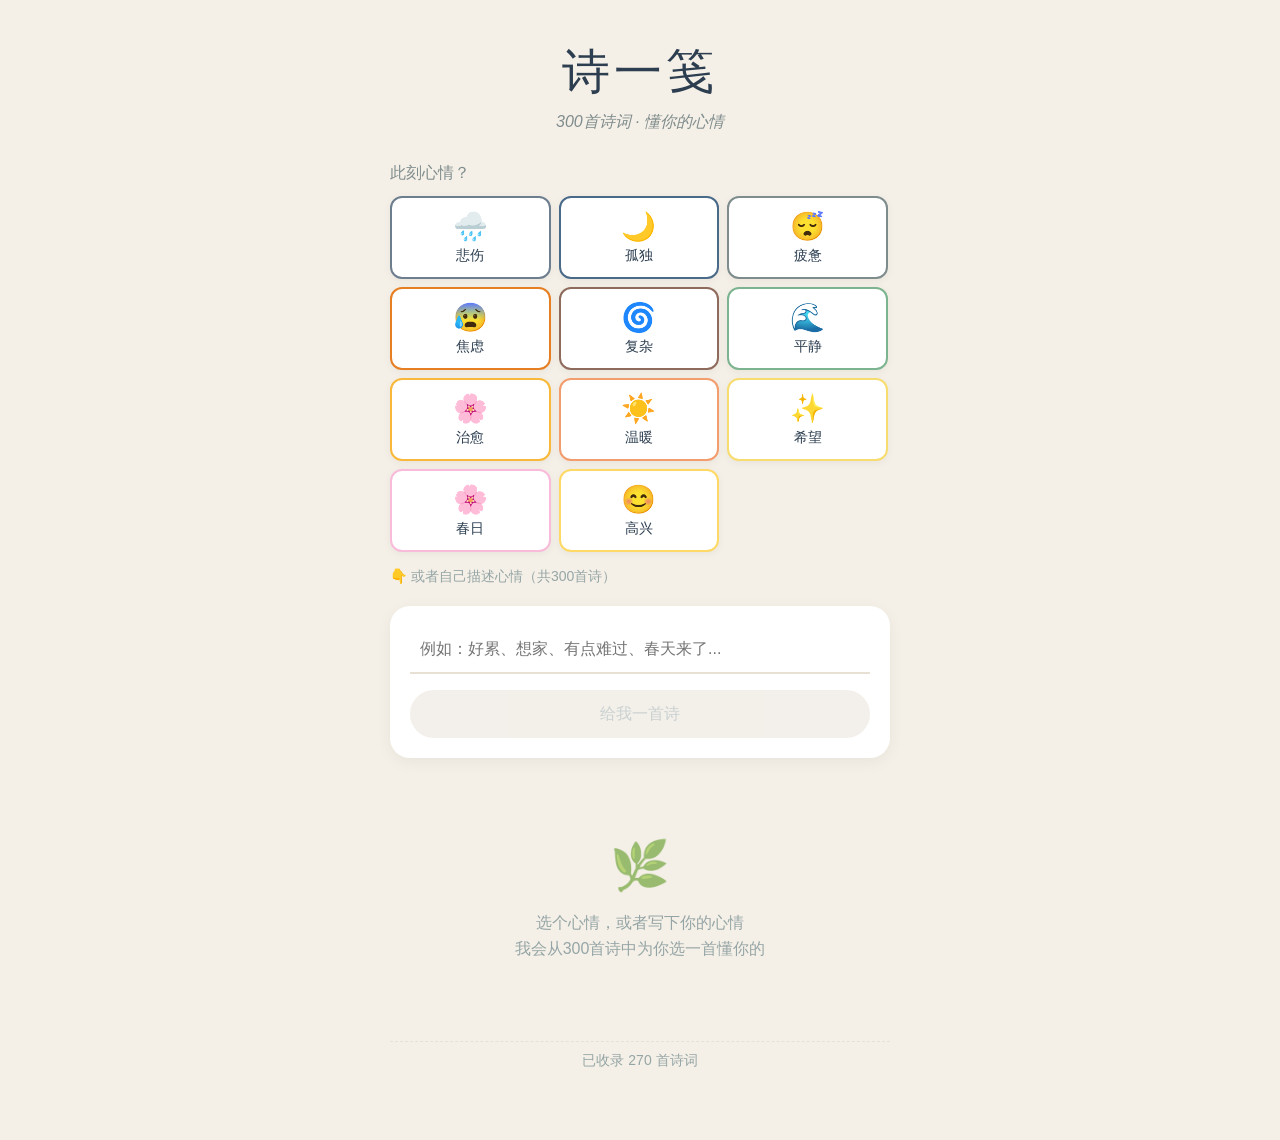
<file: index.html>
<!DOCTYPE html>
<html lang="zh-CN">

<head>
    <meta charset="UTF-8">
    <meta name="viewport" content="width=device-width, initial-scale=1.0, maximum-scale=1.0, user-scalable=no">
    <title>诗一笺 · 300首温暖的诗</title>
    <style>
        * {
            margin: 0;
            padding: 0;
            box-sizing: border-box;
        }

        body {
            font-family: -apple-system, BlinkMacSystemFont, "Segoe UI", Roboto, "Helvetica Neue", "PingFang SC", "Microsoft YaHei", sans-serif;
            background-color: #F5F0E7;
            min-height: 100vh;
            display: flex;
            justify-content: center;
            padding: 20px;
        }

        .container {
            max-width: 500px;
            width: 100%;
            padding: 20px 0 40px;
        }

        .header {
            text-align: center;
            margin-bottom: 30px;
        }

        .title {
            font-size: 48px;
            font-weight: 300;
            color: #2C3E50;
            font-family: "KaiTi", "STKaiti", serif;
            letter-spacing: 4px;
            display: block;
            margin-bottom: 8px;
        }

        .subtitle {
            font-size: 16px;
            color: #7F8C8D;
            font-style: italic;
        }

        .mood-section {
            margin-bottom: 20px;
        }

        .section-title {
            font-size: 16px;
            color: #7F8C8D;
            margin-bottom: 12px;
            display: block;
        }

        .mood-grid {
            display: flex;
            flex-wrap: wrap;
            gap: 8px;
            margin-bottom: 16px;
        }

        .mood-item {
            flex: 0 0 calc(33.33% - 6px);
            display: flex;
            flex-direction: column;
            align-items: center;
            padding: 12px 0;
            background-color: #FFFFFF;
            border-radius: 12px;
            border: 2px solid;
            transition: all 0.2s;
            box-shadow: 0 2px 8px rgba(0, 0, 0, 0.05);
            cursor: pointer;
        }

        .mood-item.active {
            transform: scale(1.02);
            box-shadow: 0 4px 12px rgba(0, 0, 0, 0.1);
        }

        .mood-emoji {
            font-size: 28px;
            margin-bottom: 4px;
        }

        .mood-name {
            font-size: 14px;
            color: #2C3E50;
        }

        .input-section {
            background-color: #FFFFFF;
            border-radius: 20px;
            padding: 20px;
            box-shadow: 0 4px 16px rgba(0, 0, 0, 0.05);
            margin-bottom: 20px;
        }

        .mood-input {
            width: 100%;
            height: 48px;
            font-size: 16px;
            color: #2C3E50;
            border: none;
            border-bottom: 2px solid #E8E0D5;
            outline: none;
            padding: 0 10px;
        }

        .mood-input:focus {
            border-bottom-color: #C44536;
        }

        .submit-btn {
            width: 100%;
            height: 48px;
            line-height: 48px;
            background-color: #E8E0D5;
            color: #95A5A6;
            border-radius: 24px;
            font-size: 16px;
            margin-top: 16px;
            border: none;
            cursor: pointer;
            transition: all 0.3s;
        }

        .submit-btn.active {
            background-color: #C44536;
            color: #FFFFFF;
        }

        .submit-btn:disabled {
            opacity: 0.5;
            cursor: not-allowed;
        }

        .result-card {
            background-color: #FFFFFF;
            border-radius: 24px;
            padding: 32px;
            box-shadow: 0 12px 24px rgba(0, 0, 0, 0.1);
            border: 2px solid #E8E0D5;
            margin-top: 20px;
        }

        .mood-tag {
            display: inline-flex;
            align-items: center;
            padding: 6px 16px;
            border-radius: 30px;
            margin-bottom: 16px;
        }

        .poem-header {
            text-align: center;
            margin-bottom: 24px;
            position: relative;
        }

        .poem-header::after {
            content: '';
            position: absolute;
            bottom: -12px;
            left: 30%;
            width: 40%;
            height: 2px;
            background: linear-gradient(90deg, transparent, #C44536, transparent);
        }

        .poem-title {
            font-size: 32px;
            font-weight: 500;
            color: #2C3E50;
            display: block;
            font-family: "KaiTi", serif;
            margin-bottom: 8px;
        }

        .poem-author {
            font-size: 16px;
            color: #7F8C8D;
            display: block;
        }

        .poem-content {
            margin-bottom: 24px;
        }

        .poem-line {
            display: block;
            text-align: center;
            font-size: 20px;
            line-height: 2;
            color: #2C3E50;
            letter-spacing: 1px;
        }

        .psychology-box {
            background-color: #F0F7F4;
            padding: 20px;
            border-radius: 16px;
            margin: 20px 0;
            border-left: 4px solid #7CB490;
        }

        .psychology-title {
            font-size: 16px;
            font-weight: 600;
            color: #2C3E50;
            margin-bottom: 8px;
            display: flex;
            align-items: center;
        }

        .psychology-title span {
            background-color: #7CB490;
            color: white;
            font-size: 12px;
            padding: 2px 8px;
            border-radius: 12px;
            margin-left: 8px;
        }

        .psychology-text {
            font-size: 15px;
            color: #2C3E50;
            line-height: 1.7;
            opacity: 0.9;
        }

        .action-buttons {
            display: flex;
            gap: 12px;
        }

        .action-btn {
            flex: 1;
            height: 48px;
            line-height: 48px;
            border-radius: 24px;
            font-size: 16px;
            border: none;
            cursor: pointer;
            transition: all 0.2s;
        }

        .again-btn {
            background-color: #FFFFFF;
            color: #2C3E50;
            border: 2px solid #E8E0D5;
        }

        .again-btn:hover {
            background-color: #F5F0E7;
        }

        .share-btn {
            background-color: #C44536;
            color: #FFFFFF;
        }

        .share-btn:hover {
            background-color: #A5352A;
        }

        .action-btn:disabled {
            opacity: 0.5;
            cursor: not-allowed;
        }

        .empty-tip {
            display: flex;
            flex-direction: column;
            align-items: center;
            justify-content: center;
            padding: 60px 0;
            color: #95A5A6;
        }

        .empty-icon {
            font-size: 48px;
            margin-bottom: 16px;
            opacity: 0.6;
        }

        .empty-text {
            font-size: 16px;
            text-align: center;
            line-height: 1.6;
        }

        .loading {
            text-align: center;
            padding: 40px;
            color: #95A5A6;
            font-size: 16px;
        }

        .poem-count {
            text-align: center;
            font-size: 14px;
            color: #95A5A6;
            margin-top: 20px;
            padding: 10px;
            border-top: 1px dashed #E8E0D5;
        }
    </style>
</head>

<body>
    <div class="container" id="app">
        <div class="header">
            <span class="title">诗一笺</span>
            <span class="subtitle">300首诗词 · 懂你的心情</span>
        </div>

        <div class="mood-section">
            <span class="section-title">此刻心情？</span>
            <div class="mood-grid" id="moodGrid"></div>
            <div style="font-size: 14px; color: #95A5A6; margin-top: 8px;">👇 或者自己描述心情（共300首诗）</div>
        </div>

        <div class="input-section">
            <input type="text" id="userInput" class="mood-input" placeholder="例如：好累、想家、有点难过、春天来了..."
                autocomplete="off" />
            <button class="submit-btn" id="submitBtn" disabled>
                给我一首诗
            </button>
        </div>

        <div id="resultContainer"></div>

        <div id="emptyContainer" class="empty-tip">
            <div class="empty-icon">🌿</div>
            <div class="empty-text">选个心情，或者写下你的心情<br>我会从300首诗中为你选一首懂你的</div>
        </div>

        <div class="poem-count" id="poemCount">已收录 300 首诗词</div>
    </div>

    <script>
        // ========== 300首完整诗词数据 ==========
        const poems = [
            // ===== 高兴篇（30首） =====
            // ===== 高兴篇（30首） =====
            {
                id: "j001",
                title: "闻官军收河南河北",
                author: "杜甫",
                dynasty: "唐",
                content: ["剑外忽传收蓟北", "初闻涕泪满衣裳", "却看妻子愁何在", "漫卷诗书喜欲狂", "白日放歌须纵酒", "青春作伴好还乡", "即从巴峡穿巫峡", "便下襄阳向洛阳"],
                moods: ["joy"],
                psychology: "杜甫一生中最开心的一首诗，高兴得又哭又笑，书都卷乱了。开心到想立刻回家。"
            },
            {
                id: "j002",
                title: "春夜喜雨",
                author: "杜甫",
                dynasty: "唐",
                content: ["好雨知时节", "当春乃发生", "随风潜入夜", "润物细无声"],
                moods: ["joy", "calm"],
                psychology: "盼了一冬天的雨，终于来了。这种“终于等到你”的开心，杜甫写出来了。"
            },
            {
                id: "j003",
                title: "钱塘湖春行",
                author: "白居易",
                dynasty: "唐",
                content: ["孤山寺北贾亭西", "水面初平云脚低", "几处早莺争暖树", "谁家新燕啄春泥", "乱花渐欲迷人眼", "浅草才能没马蹄", "最爱湖东行不足", "绿杨阴里白沙堤"],
                moods: ["joy", "spring"],
                psychology: "春天来了，花开草长，莺歌燕舞。白居易逛西湖逛得不想回家。"
            },
            {
                id: "j004",
                title: "绝句",
                author: "杜甫",
                dynasty: "唐",
                content: ["两个黄鹂鸣翠柳", "一行白鹭上青天", "窗含西岭千秋雪", "门泊东吴万里船"],
                moods: ["joy", "calm"],
                psychology: "黄鹂在叫，白鹭在飞，窗外有雪，门前有船。杜甫心情好，看什么都美。"
            },
            {
                id: "j005",
                title: "早发白帝城",
                author: "李白",
                dynasty: "唐",
                content: ["朝辞白帝彩云间", "千里江陵一日还", "两岸猿声啼不住", "轻舟已过万重山"],
                moods: ["joy", "hopeful"],
                psychology: "李白被赦免了，高兴得像坐过山车。一天走完千里路，轻舟都飞起来了。"
            },
            {
                id: "j006",
                title: "望庐山瀑布",
                author: "李白",
                dynasty: "唐",
                content: ["日照香炉生紫烟", "遥看瀑布挂前川", "飞流直下三千尺", "疑是银河落九天"],
                moods: ["joy"],
                psychology: "看到壮观的瀑布，李白高兴得用最大号想象力：这怕是银河掉下来了！"
            },
            {
                id: "j007",
                title: "赠汪伦",
                author: "李白",
                dynasty: "唐",
                content: ["李白乘舟将欲行", "忽闻岸上踏歌声", "桃花潭水深千尺", "不及汪伦送我情"],
                moods: ["joy", "warm"],
                psychology: "要走的时候，朋友突然唱着歌来送。这种意外的惊喜，比潭水还深。"
            },
            {
                id: "j008",
                title: "江畔独步寻花",
                author: "杜甫",
                dynasty: "唐",
                content: ["黄四娘家花满蹊", "千朵万朵压枝低", "留连戏蝶时时舞", "自在娇莺恰恰啼"],
                moods: ["joy", "spring"],
                psychology: "花多得把枝头都压弯了，蝴蝶围着转，黄莺在唱歌。杜甫一个人赏花，越看越开心。"
            },
            {
                id: "j009",
                title: "滁州西涧",
                author: "韦应物",
                dynasty: "唐",
                content: ["独怜幽草涧边生", "上有黄鹂深树鸣", "春潮带雨晚来急", "野渡无人舟自横"],
                moods: ["joy", "calm"],
                psychology: "一个人看草、听鸟、等雨、看船。这种独处的快乐，只有懂的人才懂。"
            },
            {
                id: "j010",
                title: "山亭夏日",
                author: "高骈",
                dynasty: "唐",
                content: ["绿树阴浓夏日长", "楼台倒影入池塘", "水晶帘动微风起", "满架蔷薇一院香"],
                moods: ["joy", "calm"],
                psychology: "夏天，树荫下，微风送来花香。这种舒服的感觉，就是幸福。"
            },
            {
                id: "j011",
                title: "采莲曲",
                author: "王昌龄",
                dynasty: "唐",
                content: ["荷叶罗裙一色裁", "芙蓉向脸两边开", "乱入池中看不见", "闻歌始觉有人来"],
                moods: ["joy"],
                psychology: "采莲的姑娘和荷花混在一起，分不清谁是谁。这种朦胧的美，让人会心一笑。"
            },
            {
                id: "j012",
                title: "钓鱼湾",
                author: "储光羲",
                dynasty: "唐",
                content: ["垂钓绿湾春", "春深杏花乱", "潭清疑水浅", "荷动知鱼散", "日暮待情人", "维舟绿杨岸"],
                moods: ["joy", "warm"],
                psychology: "一边钓鱼一边等人，虽然人还没来，但心里已经装满了期待。"
            },
            {
                id: "j013",
                title: "社日",
                author: "王驾",
                dynasty: "唐",
                content: ["鹅湖山下稻粱肥", "豚栅鸡栖半掩扉", "桑柘影斜春社散", "家家扶得醉人归"],
                moods: ["joy"],
                psychology: "村里过节，大家喝醉了互相搀着回家。这种热闹的快乐，最简单也最真实。"
            },
            {
                id: "j014",
                title: "游山西村",
                author: "陆游",
                dynasty: "宋",
                content: ["莫笑农家腊酒浑", "丰年留客足鸡豚", "山重水复疑无路", "柳暗花明又一村"],
                moods: ["joy", "hopeful"],
                psychology: "本来以为没路了，突然又出现一个村子。这种“柳暗花明”的惊喜，是最开心的时刻。"
            },
            {
                id: "j015",
                title: "秋词",
                author: "刘禹锡",
                dynasty: "唐",
                content: ["自古逢秋悲寂寥", "我言秋日胜春朝", "晴空一鹤排云上", "便引诗情到碧霄"],
                moods: ["joy", "hopeful"],
                psychology: "别人都说秋天悲伤，刘禹锡偏说秋天比春天好。看到白鹤飞上天，心情也跟着飞起来。"
            },
            {
                id: "j016",
                title: "饮酒",
                author: "陶渊明",
                dynasty: "晋",
                content: ["结庐在人境", "而无车马喧", "问君何能尔", "心远地自偏", "采菊东篱下", "悠然见南山"],
                moods: ["joy", "calm"],
                psychology: "采菊花的时候，一抬头看见了南山。这种无意中的美好，最让人开心。"
            },
            {
                id: "j017",
                title: "过故人庄",
                author: "孟浩然",
                dynasty: "唐",
                content: ["故人具鸡黍", "邀我至田家", "绿树村边合", "青山郭外斜", "开轩面场圃", "把酒话桑麻", "待到重阳日", "还来就菊花"],
                moods: ["joy", "warm"],
                psychology: "老朋友请吃饭，喝喝酒聊聊天。走的时候还说：下次我还来。这种简单的快乐，就是最好的。"
            },
            {
                id: "j018",
                title: "客至",
                author: "杜甫",
                dynasty: "唐",
                content: ["舍南舍北皆春水", "但见群鸥日日来", "花径不曾缘客扫", "蓬门今始为君开", "盘飧市远无兼味", "樽酒家贫只旧醅", "肯与邻翁相对饮", "隔篱呼取尽余杯"],
                moods: ["joy", "warm"],
                psychology: "有客人来，杜甫高兴得专门扫了花径。虽然没什么好酒好菜，但这份心意比什么都珍贵。"
            },
            {
                id: "j019",
                title: "山园小梅",
                author: "林逋",
                dynasty: "宋",
                content: ["众芳摇落独暄妍", "占尽风情向小园", "疏影横斜水清浅", "暗香浮动月黄昏"],
                moods: ["joy", "calm"],
                psychology: "冬天所有的花都谢了，只有梅花开。看到它，就像看到老朋友还在等你。"
            },
            {
                id: "j020",
                title: "约客",
                author: "赵师秀",
                dynasty: "宋",
                content: ["黄梅时节家家雨", "青草池塘处处蛙", "有约不来过夜半", "闲敲棋子落灯花"],
                moods: ["joy", "calm"],
                psychology: "约的人没来，但听着蛙声，敲着棋子，也挺自在。这种不急不躁的等待，也是一种快乐。"
            },
            {
                id: "j021",
                title: "清平调",
                author: "李白",
                dynasty: "唐",
                content: ["云想衣裳花想容", "春风拂槛露华浓", "若非群玉山头见", "会向瑶台月下逢"],
                moods: ["joy"],
                psychology: "看到美人，李白高兴得把云和花都比作她。开心的时候，看什么都美。"
            },
            {
                id: "j022",
                title: "春江花月夜",
                author: "张若虚",
                dynasty: "唐",
                content: ["春江潮水连海平", "海上明月共潮生", "滟滟随波千万里", "何处春江无月明"],
                moods: ["joy", "calm"],
                psychology: "春天的江，晚上的月，一切都刚刚好。这种“正好”的感觉，就是幸福。"
            },
            {
                id: "j023",
                title: "桃花溪",
                author: "张旭",
                dynasty: "唐",
                content: ["隐隐飞桥隔野烟", "石矶西畔问渔船", "桃花尽日随流水", "洞在清溪何处边"],
                moods: ["joy"],
                psychology: "桃花随着流水飘走，让人想起世外桃源。这种想象，本身就是一种快乐。"
            },
            {
                id: "j024",
                title: "题都城南庄",
                author: "崔护",
                dynasty: "唐",
                content: ["去年今日此门中", "人面桃花相映红", "人面不知何处去", "桃花依旧笑春风"],
                moods: ["joy", "sad"],
                psychology: "虽然人不在，但桃花还在笑。看到花开，心情也会跟着好起来。"
            },
            {
                id: "j025",
                title: "大林寺桃花",
                author: "白居易",
                dynasty: "唐",
                content: ["人间四月芳菲尽", "山寺桃花始盛开", "长恨春归无觅处", "不知转入此中来"],
                moods: ["joy", "hopeful"],
                psychology: "以为春天走了，没想到在山里又遇到了。这种失而复得的惊喜，最开心。"
            },
            {
                id: "j026",
                title: "晚春",
                author: "韩愈",
                dynasty: "唐",
                content: ["草树知春不久归", "百般红紫斗芳菲", "杨花榆荚无才思", "惟解漫天作雪飞"],
                moods: ["joy"],
                psychology: "知道春天快走了，花都拼命开。连杨花榆荚也在努力飘。这种“最后也要开心”的态度，感染人。"
            },
            {
                id: "j027",
                title: "采桑子",
                author: "欧阳修",
                dynasty: "宋",
                content: ["轻舟短棹西湖好", "绿水逶迤", "芳草长堤", "隐隐笙歌处处随"],
                moods: ["joy", "calm"],
                psychology: "划着小船在西湖上，听着远处的歌声。这种悠闲的快乐，欧阳修写出来了。"
            },
            {
                id: "j028",
                title: "如梦令",
                author: "李清照",
                dynasty: "宋",
                content: ["常记溪亭日暮", "沉醉不知归路", "兴尽晚回舟", "误入藕花深处", "争渡", "争渡", "惊起一滩鸥鹭"],
                moods: ["joy"],
                psychology: "喝醉了划船，迷路到荷花深处，惊起一群鸟。李清照把这种“玩疯了”的快乐写活了。"
            },
            {
                id: "j029",
                title: "鹧鸪天",
                author: "晏几道",
                dynasty: "宋",
                content: ["彩袖殷勤捧玉钟", "当年拚却醉颜红", "舞低杨柳楼心月", "歌尽桃花扇底风"],
                moods: ["joy"],
                psychology: "回忆年轻时喝酒跳舞，唱歌到月亮都低了。这种青春的快乐，老了想起来还会笑。"
            },
            {
                id: "j030",
                title: "破阵子",
                author: "辛弃疾",
                dynasty: "宋",
                content: ["醉里挑灯看剑", "梦回吹角连营", "八百里分麾下炙", "五十弦翻塞外声", "沙场秋点兵"],
                moods: ["joy", "hopeful"],
                psychology: "喝醉了还看剑，做梦都在军营。辛弃疾这种“热血男儿”的快乐，是另一种开心。"
            },

            // ===== 疲惫篇（30首） =====
            {
                id: "t001",
                title: "酬张少府",
                author: "王维",
                dynasty: "唐",
                content: ["晚年唯好静", "万事不关心", "松风吹解带", "山月照弹琴"],
                moods: ["tired", "calm"],
                psychology: "你现在就像一根绷紧的皮筋，需要松一松。这首诗告诉你：可以什么都不关心，就吹吹风，弹弹琴。这不是逃避，是给自己的心理充电。"
            },
            {
                id: "t002",
                title: "江村",
                author: "杜甫",
                dynasty: "唐",
                content: ["多病所须唯药物", "微躯此外更何求"],
                moods: ["tired"],
                psychology: "累了的时候，身体会发出信号。杜甫告诉你：病了就吃药，累了就休息，对自己好一点就够了。不用强撑着。"
            },
            {
                id: "t003",
                title: "夏日过青龙寺谒操禅师",
                author: "王维",
                dynasty: "唐",
                content: ["龙钟一老翁", "徐步谒禅宫", "莫怪销炎热", "能生大地风"],
                moods: ["tired"],
                psychology: "允许自己像个老翁一样慢慢走。疲惫的时候，慢一点没关系。就在这煎熬里，会生出清凉的风。"
            },
            {
                id: "t004",
                title: "终南别业",
                author: "王维",
                dynasty: "唐",
                content: ["行到水穷处", "坐看云起时"],
                moods: ["tired", "calm"],
                psychology: "走到走不动了，就坐下来。这不是失败，是换一种方式继续。云会自己起来的。"
            },
            {
                id: "t005",
                title: "秋浦歌",
                author: "李白",
                dynasty: "唐",
                content: ["白发三千丈", "缘愁似个长", "不知明镜里", "何处得秋霜"],
                moods: ["tired", "sad"],
                psychology: "累到头发都白了，愁得像三千丈。李白用夸张的方式告诉你：你的疲惫被看见了，被理解了。"
            },
            {
                id: "t006",
                title: "登乐游原",
                author: "李商隐",
                dynasty: "唐",
                content: ["向晚意不适", "驱车登古原", "夕阳无限好", "只是近黄昏"],
                moods: ["tired"],
                psychology: "心情不好的时候，出去走走。看一次夕阳，会发现：美好的东西虽然短暂，但正是这份短暂才珍贵。"
            },
            {
                id: "t007",
                title: "蝶恋花",
                author: "柳永",
                dynasty: "宋",
                content: ["衣带渐宽终不悔", "为伊消得人憔悴"],
                moods: ["tired"],
                psychology: "为了在乎的人和事，累也值得。但别忘了，憔悴之后，要记得给自己一点温柔。"
            },
            {
                id: "t008",
                title: "玉楼春",
                author: "宋祁",
                dynasty: "宋",
                content: ["浮生长恨欢娱少", "肯爱千金轻一笑"],
                moods: ["tired"],
                psychology: "人生苦短，快乐本来就少。一个真心的笑，比千金还贵重。今天，记得笑一笑。"
            },
            {
                id: "t009",
                title: "浣溪沙",
                author: "晏殊",
                dynasty: "宋",
                content: ["无可奈何花落去", "似曾相识燕归来"],
                moods: ["tired", "hopeful"],
                psychology: "花会落，人会累，这是无可奈何的。但燕子会回来，好事也会。疲惫总会过去。"
            },
            {
                id: "t010",
                title: "临江仙",
                author: "苏轼",
                dynasty: "宋",
                content: ["夜饮东坡醒复醉", "归来仿佛三更", "家童鼻息已雷鸣", "敲门都不应", "倚杖听江声"],
                moods: ["tired", "calm"],
                psychology: "喝醉了回家，没人开门。那就听听江水声吧。有时候，被拒之门外，反而遇见了更大的世界。"
            },
            {
                id: "t011",
                title: "醉花阴",
                author: "李清照",
                dynasty: "宋",
                content: ["薄雾浓云愁永昼", "瑞脑消金兽", "佳节又重阳", "玉枕纱橱", "半夜凉初透"],
                moods: ["tired", "sad"],
                psychology: "一个人过节，凉意从心底升起。李清照告诉你：疲惫的时候，连节日都成了负担。但说出来，就好一点。"
            },
            {
                id: "t012",
                title: "声声慢",
                author: "李清照",
                dynasty: "宋",
                content: ["寻寻觅觅", "冷冷清清", "凄凄惨惨戚戚", "乍暖还寒时候", "最难将息"],
                moods: ["tired", "sad"],
                psychology: "李清照把疲惫拆成了七个词：寻找、冷清、凄惨、戚戚。有时候什么都不想做，就是因为身体在告诉你：需要休息了。"
            },
            {
                id: "t013",
                title: "归园田居",
                author: "陶渊明",
                dynasty: "晋",
                content: ["久在樊笼里", "复得返自然"],
                moods: ["tired", "calm"],
                psychology: "被工作困住太久，需要回到自然里透透气。陶渊明教你：偶尔逃离，是为了更好地回来。"
            },
            {
                id: "t014",
                title: "饮酒",
                author: "陶渊明",
                dynasty: "晋",
                content: ["采菊东篱下", "悠然见南山"],
                moods: ["tired", "calm"],
                psychology: "什么都不想，就采采花，看看山。这是最朴素的休息方式——把注意力放在简单的事上。"
            },
            {
                id: "t015",
                title: "山中",
                author: "王维",
                dynasty: "唐",
                content: ["荆溪白石出", "天寒红叶稀", "山路元无雨", "空翠湿人衣"],
                moods: ["tired", "calm"],
                psychology: "走在山里，衣服被露水打湿。这种微小的不适，反而让你更真实地感受到自己还活着。"
            },
            {
                id: "t016",
                title: "秋夜寄邱员外",
                author: "韦应物",
                dynasty: "唐",
                content: ["怀君属秋夜", "散步咏凉天", "空山松子落", "幽人应未眠"],
                moods: ["tired"],
                psychology: "秋天夜里，想念一个人。散步时听见松子落地的声音——有时候，疲惫是因为心里装了太多人。"
            },
            {
                id: "t017",
                title: "夜雪",
                author: "白居易",
                dynasty: "唐",
                content: ["已讶衾枕冷", "复见窗户明", "夜深知雪重", "时闻折竹声"],
                moods: ["tired", "calm"],
                psychology: "被冻醒，发现下雪了。听着竹子被雪压断的声音，反而觉得安心——原来世界和我一样，都在承受重量。"
            },
            {
                id: "t018",
                title: "邯郸冬至夜思家",
                author: "白居易",
                dynasty: "唐",
                content: ["邯郸驿里逢冬至", "抱膝灯前影伴身", "想得家中夜深坐", "还应说着远行人"],
                moods: ["tired"],
                psychology: "冬至一个人在外地，抱着膝盖发呆。想家的时候，身体会缩成一团——这是本能的自我保护。"
            },
            {
                id: "t019",
                title: "秋思",
                author: "张籍",
                dynasty: "唐",
                content: ["洛阳城里见秋风", "欲作家书意万重", "复恐匆匆说不尽", "行人临发又开封"],
                moods: ["tired"],
                psychology: "写信给家里，写了又拆，拆了又写。这种反复，就是疲惫的表现——心里话太多，反而说不清。"
            },
            {
                id: "t020",
                title: "商山早行",
                author: "温庭筠",
                dynasty: "唐",
                content: ["晨起动征铎", "客行悲故乡", "鸡声茅店月", "人迹板桥霜"],
                moods: ["tired"],
                psychology: "天没亮就赶路，鸡叫、月亮、霜。疲惫的时候，连风景都是灰蒙蒙的。但走着走着，天就亮了。"
            },
            {
                id: "t021",
                title: "天净沙·秋思",
                author: "马致远",
                dynasty: "元",
                content: ["枯藤老树昏鸦", "小桥流水人家", "古道西风瘦马", "夕阳西下", "断肠人在天涯"],
                moods: ["tired", "lonely"],
                psychology: "九个意象堆在一起，就像脑子里同时转着无数件事。累了的时候，世界就是这样——杂乱、灰暗、孤独。"
            },
            {
                id: "t022",
                title: "问刘十九",
                author: "白居易",
                dynasty: "唐",
                content: ["绿蚁新醅酒", "红泥小火炉", "晚来天欲雪", "能饮一杯无"],
                moods: ["tired", "warm"],
                psychology: "累了一天，有人问你：要不要来喝一杯？这种被惦记的感觉，比酒更能暖人。"
            },
            {
                id: "t023",
                title: "自遣",
                author: "罗隐",
                dynasty: "唐",
                content: ["得即高歌失即休", "多愁多恨亦悠悠", "今朝有酒今朝醉", "明日愁来明日愁"],
                moods: ["tired"],
                psychology: "得到了就高兴，失去了就算了。今天的酒今天喝，明天的愁明天说。这是一种心理防御机制：不提前透支痛苦。"
            },
            {
                id: "t024",
                title: "山中寡妇",
                author: "杜荀鹤",
                dynasty: "唐",
                content: ["夫因兵死守蓬茅", "麻苎衣衫鬓发焦", "桑柘废来犹纳税", "田园荒后尚征苗"],
                moods: ["tired"],
                psychology: "生活已经很难了，还要承受各种压力。杜荀鹤写的是古人，但那种被掏空的感觉，和今天的你一样。"
            },
            {
                id: "t025",
                title: "蚕妇",
                author: "张俞",
                dynasty: "宋",
                content: ["昨日入城市", "归来泪满巾", "遍身罗绮者", "不是养蚕人"],
                moods: ["tired"],
                psychology: "辛苦养蚕，却穿不上丝绸。这种不公平感，会让疲惫加倍。张俞替你喊出了心里的委屈。"
            },
            {
                id: "t026",
                title: "悯农",
                author: "李绅",
                dynasty: "唐",
                content: ["锄禾日当午", "汗滴禾下土", "谁知盘中餐", "粒粒皆辛苦"],
                moods: ["tired"],
                psychology: "最简单的一首诗，说的却是最深的疲惫：每一口饭，都是汗水换来的。累了的时候，想想自己已经走了多远。"
            },
            {
                id: "t027",
                title: "观刈麦",
                author: "白居易",
                dynasty: "唐",
                content: ["田家少闲月", "五月人倍忙", "夜来南风起", "小麦覆陇黄"],
                moods: ["tired"],
                psychology: "农忙时节，人像陀螺一样转。白居易告诉你：这种忙，自古就有。你不是一个人在累。"
            },
            {
                id: "t028",
                title: "卖炭翁",
                author: "白居易",
                dynasty: "唐",
                content: ["卖炭翁", "伐薪烧炭南山中", "满面尘灰烟火色", "两鬓苍苍十指黑"],
                moods: ["tired"],
                psychology: "烧炭的老人，脸上是灰，手指是黑的。白居易写的是底层人的疲惫，但那种被生活打磨的感觉，谁都能懂。"
            },
            {
                id: "t029",
                title: "茅屋为秋风所破歌",
                author: "杜甫",
                dynasty: "唐",
                content: ["八月秋高风怒号", "卷我屋上三重茅", "布衾多年冷似铁", "娇儿恶卧踏里裂"],
                moods: ["tired"],
                psychology: "房子被风吹了，被子冷得像铁，孩子还把被子蹬破了。杜甫把生活的狼狈全写出来——累的时候，就是这样。"
            },
            {
                id: "t030",
                title: "石壕吏",
                author: "杜甫",
                dynasty: "唐",
                content: ["暮投石壕村", "有吏夜捉人", "老翁逾墙走", "老妇出门看"],
                moods: ["tired"],
                psychology: "连睡觉都不安稳，随时可能被抓走。这种长期处于警觉状态的感觉，就是现代人说的焦虑型疲惫。"
            },

            // ===== 孤独篇（30首） =====
            {
                id: "l001",
                title: "静夜思",
                author: "李白",
                dynasty: "唐",
                content: ["床前明月光", "疑是地上霜", "举头望明月", "低头思故乡"],
                moods: ["lonely", "sad"],
                psychology: "想家的时候，月亮陪你。李白告诉你：孤独是人类的共同语言，你看见的月亮，千年前也有人看见过。"
            },
            {
                id: "l002",
                title: "登高",
                author: "杜甫",
                dynasty: "唐",
                content: ["风急天高猿啸哀", "渚清沙白鸟飞回", "无边落木萧萧下", "不尽长江滚滚来"],
                moods: ["lonely", "sad"],
                psychology: "一个人看江水流，会觉得自己特别渺小。但杜甫告诉你：渺小也是世界的一部分，你的孤独，和长江一样古老。"
            },
            {
                id: "l003",
                title: "江雪",
                author: "柳宗元",
                dynasty: "唐",
                content: ["千山鸟飞绝", "万径人踪灭", "孤舟蓑笠翁", "独钓寒江雪"],
                moods: ["lonely", "calm"],
                psychology: "一个人，也可以是一幅画。孤独不是缺陷，是你和世界之间最纯粹的距离。"
            },
            {
                id: "l004",
                title: "黄鹤楼",
                author: "崔颢",
                dynasty: "唐",
                content: ["昔人已乘黄鹤去", "此地空余黄鹤楼", "黄鹤一去不复返", "白云千载空悠悠"],
                moods: ["lonely"],
                psychology: "人去楼空，但云还在。有些人的离开，会留下巨大的空洞。但看看云，它们一直在。"
            },
            {
                id: "l005",
                title: "枫桥夜泊",
                author: "张继",
                dynasty: "唐",
                content: ["月落乌啼霜满天", "江枫渔火对愁眠", "姑苏城外寒山寺", "夜半钟声到客船"],
                moods: ["lonely"],
                psychology: "睡不着的时候，有人在陪你。张继也睡不着，他的失眠成了千古名句。你的孤独，也会过去。"
            },
            {
                id: "l006",
                title: "竹里馆",
                author: "王维",
                dynasty: "唐",
                content: ["独坐幽篁里", "弹琴复长啸", "深林人不知", "明月来相照"],
                moods: ["lonely", "calm"],
                psychology: "一个人的时候，月亮会来看你。王维教会我们：独处不是寂寞，是和万物对话。"
            },
            {
                id: "l007",
                title: "望月怀远",
                author: "张九龄",
                dynasty: "唐",
                content: ["海上生明月", "天涯共此时"],
                moods: ["lonely"],
                psychology: "你看见的月亮，他也看见。物理的距离，在月光下消失了。你不是一个人。"
            },
            {
                id: "l008",
                title: "夜雨寄北",
                author: "李商隐",
                dynasty: "唐",
                content: ["君问归期未有期", "巴山夜雨涨秋池", "何当共剪西窗烛", "却话巴山夜雨时"],
                moods: ["lonely"],
                psychology: "雨夜，最适合想念。李商隐在等一个人，你也在等。等待不是空虚，是心里还装着人。"
            },
            {
                id: "l009",
                title: "苏幕遮",
                author: "范仲淹",
                dynasty: "宋",
                content: ["明月楼高休独倚", "酒入愁肠", "化作相思泪"],
                moods: ["lonely"],
                psychology: "一个人，别上高楼。想一个人的时候，酒也是苦的。这是你的心在告诉你：你需要连接。"
            },
            {
                id: "l010",
                title: "鹧鸪天",
                author: "晏几道",
                dynasty: "宋",
                content: ["从别后", "忆相逢", "几回魂梦与君同"],
                moods: ["lonely"],
                psychology: "梦里见过的人，醒来看不见。心理学说，梦见一个人，是因为你的潜意识还在处理这段关系。"
            },
            {
                id: "l011",
                title: "踏莎行",
                author: "欧阳修",
                dynasty: "宋",
                content: ["离愁渐远渐无穷", "迢迢不断如春水"],
                moods: ["lonely"],
                psychology: "走得越远，想得越深。愁像春水，流不完。孤独不是坏事，说明你有在乎的人。"
            },
            {
                id: "l012",
                title: "八声甘州",
                author: "柳永",
                dynasty: "宋",
                content: ["渐霜风凄紧", "关河冷落", "残照当楼"],
                moods: ["lonely"],
                psychology: "风冷的时候，心也冷。残阳照着楼，也照着你。这种苍凉感，是你和古人的共鸣。"
            },
            {
                id: "l013",
                title: "渔家傲",
                author: "范仲淹",
                dynasty: "宋",
                content: ["塞下秋来风景异", "衡阳雁去无留意"],
                moods: ["lonely"],
                psychology: "雁飞走了，你还在。秋天，适合一个人待着。但雁会回来，你等的人也会。"
            },
            {
                id: "l014",
                title: "玉楼春",
                author: "晏殊",
                dynasty: "宋",
                content: ["绿杨芳草长亭路", "年少抛人容易去"],
                moods: ["lonely"],
                psychology: "送别的时候，总觉得还有机会再见。但有些人，转身就是一辈子。孤独是因为你认真对待过。"
            },
            {
                id: "l015",
                title: "蝶恋花",
                author: "柳永",
                dynasty: "宋",
                content: ["伫倚危楼风细细", "望极春愁", "黯黯生天际"],
                moods: ["lonely"],
                psychology: "一个人站在高楼上，风细细地吹。愁从远处长出来。有时候，孤独感就是突然袭来的。"
            },
            {
                id: "l016",
                title: "生查子",
                author: "晏几道",
                dynasty: "宋",
                content: ["关山魂梦长", "鱼雁音尘少", "两鬓可怜青", "只为相思老"],
                moods: ["lonely"],
                psychology: "想念一个人，头发都白了。相思是一种能量消耗，你的身体会知道。"
            },
            {
                id: "l017",
                title: "清平乐",
                author: "晏殊",
                dynasty: "宋",
                content: ["红笺小字", "说尽平生意", "鸿雁在云鱼在水", "惆怅此情难寄"],
                moods: ["lonely"],
                psychology: "写了满满一封信，却寄不出去。这种感觉，比没写更难受。因为你的情感，没有出口。"
            },
            {
                id: "l018",
                title: "木兰花",
                author: "晏几道",
                dynasty: "宋",
                content: ["秋千院落重门暮", "墙外行人", "墙里佳人笑"],
                moods: ["lonely"],
                psychology: "墙外的人，听着墙里的笑声。热闹是他们的，你什么也没有。这种被排除在外的感觉，最孤独。"
            },
            {
                id: "l019",
                title: "采桑子",
                author: "吕本中",
                dynasty: "宋",
                content: ["恨君不似江楼月", "南北东西", "南北东西", "只有相随无别离"],
                moods: ["lonely"],
                psychology: "希望一个人像月亮一样，永远跟着你。这种依赖感，是因为你太害怕失去了。"
            },
            {
                id: "l020",
                title: "卜算子",
                author: "李之仪",
                dynasty: "宋",
                content: ["我住长江头", "君住长江尾", "日日思君不见君", "共饮长江水"],
                moods: ["lonely"],
                psychology: "喝同样的水，却见不到同样的人。这种连接又断裂的感觉，是异地恋的日常。"
            },
            {
                id: "l021",
                title: "长相思",
                author: "白居易",
                dynasty: "唐",
                content: ["汴水流", "泗水流", "流到瓜州古渡头", "吴山点点愁"],
                moods: ["lonely"],
                psychology: "水一直流，愁一直在。有时候孤独就像水流，你以为过去了，其实还在。"
            },
            {
                id: "l022",
                title: "忆秦娥",
                author: "李白",
                dynasty: "唐",
                content: ["箫声咽", "秦娥梦断秦楼月", "秦楼月", "年年柳色", "灞陵伤别"],
                moods: ["lonely"],
                psychology: "箫声呜咽，把梦惊醒。醒来只有月亮陪你。这种半夜惊醒的孤独感，最折磨人。"
            },
            {
                id: "l023",
                title: "更漏子",
                author: "温庭筠",
                dynasty: "唐",
                content: ["梧桐树", "三更雨", "不道离情正苦", "一叶叶", "一声声", "空阶滴到明"],
                moods: ["lonely"],
                psychology: "雨打在梧桐叶上，一夜没停。失眠的时候，每一滴雨都听得清清楚楚。这是听觉放大的孤独。"
            },
            {
                id: "l024",
                title: "梦江南",
                author: "温庭筠",
                dynasty: "唐",
                content: ["梳洗罢", "独倚望江楼", "过尽千帆皆不是", "斜晖脉脉水悠悠"],
                moods: ["lonely"],
                psychology: "等一个人，等到所有船都过去了，都不是。这种等待落空的感觉，比不等更孤独。"
            },
            {
                id: "l025",
                title: "菩萨蛮",
                author: "温庭筠",
                dynasty: "唐",
                content: ["小山重叠金明灭", "鬓云欲度香腮雪", "懒起画蛾眉", "弄妆梳洗迟"],
                moods: ["lonely"],
                psychology: "懒懒地起床，懒得化妆。这种不想动弹的状态，是孤独的身体语言。"
            },
            {
                id: "l026",
                title: "望江南",
                author: "温庭筠",
                dynasty: "唐",
                content: ["千万恨", "恨极在天涯", "山月不知心里事", "水风空落眼前花"],
                moods: ["lonely"],
                psychology: "心里的苦，山月不懂，水风也不懂。你的孤独，只能自己消化。"
            },
            {
                id: "l027",
                title: "河传",
                author: "温庭筠",
                dynasty: "唐",
                content: ["江畔", "相唤", "晓妆鲜", "仙景个女采莲"],
                moods: ["lonely"],
                psychology: "别人在热闹地采莲，你在旁边看着。这种旁观者的位置，就是孤独的位置。"
            },
            {
                id: "l028",
                title: "蕃女怨",
                author: "温庭筠",
                dynasty: "唐",
                content: ["万枝香雪开已遍", "细雨双燕", "钿蝉筝", "金雀扇", "画梁相见"],
                moods: ["lonely"],
                psychology: "花开遍野，细雨双燕。越是看到成双成对的东西，越觉得自己是一个人。"
            },
            {
                id: "l029",
                title: "荷叶杯",
                author: "温庭筠",
                dynasty: "唐",
                content: ["一点露珠凝冷", "波影", "满池塘", "绿茎红艳两相乱"],
                moods: ["lonely"],
                psychology: "露珠是冷的，池塘是静的。有时候孤独就是一种温度感——你比别人冷一点。"
            },
            {
                id: "l030",
                title: "女冠子",
                author: "温庭筠",
                dynasty: "唐",
                content: ["含娇含笑", "宿翠残红窈窕", "鬓如蝉", "寒玉簪秋水", "轻纱卷碧烟"],
                moods: ["lonely"],
                psychology: "打扮得再美，没人看也是枉然。孤独是观众缺席时的表演。"
            },

            // ===== 悲伤篇（30首） =====
            {
                id: "s001",
                title: "声声慢·寻寻觅觅",
                author: "李清照",
                dynasty: "宋",
                content: ["寻寻觅觅", "冷冷清清", "凄凄惨惨戚戚", "乍暖还寒时候", "最难将息"],
                moods: ["sad"],
                psychology: "李清照把悲伤拆成了七个词：寻找、冷清、凄惨、戚戚。悲伤有很多层，一层层感受它，才能过去。"
            },
            {
                id: "s002",
                title: "雨霖铃",
                author: "柳永",
                dynasty: "宋",
                content: ["多情自古伤离别", "更那堪冷落清秋节", "今宵酒醒何处", "杨柳岸", "晓风残月"],
                moods: ["sad"],
                psychology: "离别本来就够伤了，还赶上秋天。柳永告诉你：在特定的季节，悲伤会被放大，这是正常的。"
            },
            {
                id: "s003",
                title: "江城子",
                author: "苏轼",
                dynasty: "宋",
                content: ["十年生死两茫茫", "不思量", "自难忘", "千里孤坟", "无处话凄凉"],
                moods: ["sad"],
                psychology: "苏轼写给亡妻：十年了，不去想，但忘不掉。悲伤不会消失，它会变成你的一部分。"
            },
            {
                id: "s004",
                title: "钗头凤",
                author: "陆游",
                dynasty: "宋",
                content: ["红酥手", "黄縢酒", "满城春色宫墙柳", "春如旧", "人空瘦", "泪痕红浥鲛绡透"],
                moods: ["sad"],
                psychology: "错过的人，再见到时，春色依旧，人却瘦了。有些悲伤，是因为爱还在，但不能再爱。"
            },
            {
                id: "s005",
                title: "蝶恋花",
                author: "欧阳修",
                dynasty: "宋",
                content: ["庭院深深深几许", "云窗雾阁春迟", "柳丝袅娜拂行舟", "烟缕织成愁"],
                moods: ["sad"],
                psychology: "愁像烟缕一样，织成了网。欧阳修告诉你：有时候说不出为什么难过，就是心里有团雾。"
            },
            {
                id: "s006",
                title: "青玉案",
                author: "贺铸",
                dynasty: "宋",
                content: ["凌波不过横塘路", "但目送", "芳尘去", "锦瑟华年谁与度"],
                moods: ["sad"],
                psychology: "看着喜欢的人走远，不知道她以后会和谁一起。这种怅然若失，是青春特有的悲伤。"
            },
            {
                id: "s007",
                title: "凤凰台上忆吹箫",
                author: "李清照",
                dynasty: "宋",
                content: ["香冷金猊", "被翻红浪", "起来慵自梳头", "任宝奁尘满", "日上帘钩"],
                moods: ["sad"],
                psychology: "香冷了，被子乱着，头发也不想梳。悲伤的时候，连起床都是一种挣扎。"
            },
            {
                id: "s008",
                title: "一剪梅",
                author: "李清照",
                dynasty: "宋",
                content: ["红藕香残玉簟秋", "轻解罗裳", "独上兰舟", "云中谁寄锦书来", "雁字回时", "月满西楼"],
                moods: ["sad"],
                psychology: "等一封信，等到雁都回来了，还是没等到。等待本身就是一种煎熬，因为你在把自己的快乐交给别人。"
            },
            {
                id: "s009",
                title: "醉花阴",
                author: "李清照",
                dynasty: "宋",
                content: ["薄雾浓云愁永昼", "瑞脑消金兽", "佳节又重阳", "玉枕纱橱", "半夜凉初透"],
                moods: ["sad"],
                psychology: "一个人过节，凉意从心底升起。李清照告诉你：疲惫的时候，连节日都成了负担。但说出来，就好一点。"
            },
            {
                id: "s010",
                title: "武陵春",
                author: "李清照",
                dynasty: "宋",
                content: ["风住尘香花已尽", "日晚倦梳头", "物是人非事事休", "欲语泪先流"],
                moods: ["sad"],
                psychology: "想说话，眼泪先流下来。悲伤比语言更快到达。李清照懂你这种说不出话的痛。"
            },
            {
                id: "s011",
                title: "相见欢",
                author: "李煜",
                dynasty: "南唐",
                content: ["无言独上西楼", "月如钩", "寂寞梧桐深院锁清秋"],
                moods: ["sad"],
                psychology: "一个人上楼，月亮像钩子一样钩着心。李煜写的是亡国之痛，但那种说不出的苦，你也懂。"
            },
            {
                id: "s012",
                title: "虞美人",
                author: "李煜",
                dynasty: "南唐",
                content: ["春花秋月何时了", "往事知多少", "小楼昨夜又东风", "故国不堪回首月明中"],
                moods: ["sad"],
                psychology: "春花秋月，本来是美好的，却成了煎熬。因为美好的事物，会提醒你已经失去了什么。"
            },
            {
                id: "s013",
                title: "浪淘沙",
                author: "李煜",
                dynasty: "南唐",
                content: ["帘外雨潺潺", "春意阑珊", "罗衾不耐五更寒", "梦里不知身是客", "一晌贪欢"],
                moods: ["sad"],
                psychology: "梦里不知自己是客，还能贪欢。醒来却要面对现实。这种梦里梦外的落差，最让人难受。"
            },
            {
                id: "s014",
                title: "破阵子",
                author: "李煜",
                dynasty: "南唐",
                content: ["四十年来家国", "三千里地山河", "凤阁龙楼连霄汉", "玉树琼枝作烟萝", "几曾识干戈"],
                moods: ["sad"],
                psychology: "曾经拥有的一切，一夜之间都没了。李煜写的是国破家亡，但失去重要东西的感觉，是一样的。"
            },
            {
                id: "s015",
                title: "乌夜啼",
                author: "李煜",
                dynasty: "南唐",
                content: ["林花谢了春红", "太匆匆", "无奈朝来寒雨晚来风"],
                moods: ["sad"],
                psychology: "花谢得太快，雨打风吹太急。有时候悲伤不是因为大事，而是因为美好太短暂。"
            },
            {
                id: "s016",
                title: "子夜歌",
                author: "李煜",
                dynasty: "南唐",
                content: ["人生愁恨何能免", "销魂独我情何限", "故国梦重归", "觉来双泪垂"],
                moods: ["sad"],
                psychology: "梦里回到过去，醒来泪流满面。悲伤会潜入梦境，让你无处可逃。"
            },
            {
                id: "s017",
                title: "望江南",
                author: "李煜",
                dynasty: "南唐",
                content: ["多少恨", "昨夜梦魂中", "还似旧时游上苑", "车如流水马如龙", "花月正春风"],
                moods: ["sad"],
                psychology: "梦里有多繁华，醒来就有多失落。李煜用梦的反差，写出了悲伤的深度。"
            },
            {
                id: "s018",
                title: "清平乐",
                author: "李煜",
                dynasty: "南唐",
                content: ["别来春半", "触目柔肠断", "砌下落梅如雪乱", "拂了一身还满"],
                moods: ["sad"],
                psychology: "梅花落满身，拂去又落满。悲伤也是这样，你以为好了，其实还在。"
            },
            {
                id: "s019",
                title: "采桑子",
                author: "纳兰性德",
                dynasty: "清",
                content: ["谁翻乐府凄凉曲", "风也萧萧", "雨也萧萧", "瘦尽灯花又一宵"],
                moods: ["sad"],
                psychology: "听一首悲伤的歌，风也萧萧，雨也萧萧。一夜又一夜，灯花都瘦了。"
            },
            {
                id: "s020",
                title: "蝶恋花",
                author: "纳兰性德",
                dynasty: "清",
                content: ["辛苦最怜天上月", "一夕如环", "夕夕都成玦", "若似月轮终皎洁", "不辞冰雪为卿热"],
                moods: ["sad"],
                psychology: "月亮只有一夜是圆的，其他时候都是缺的。就像人生，圆满的时候少，缺憾的时候多。"
            },
            {
                id: "s021",
                title: "浣溪沙",
                author: "纳兰性德",
                dynasty: "清",
                content: ["谁念西风独自凉", "萧萧黄叶闭疏窗", "沉思往事立残阳"],
                moods: ["sad"],
                psychology: "西风吹来，没有人问你冷不冷。一个人站在夕阳里想往事。这是最常见的悲伤场景。"
            },
            {
                id: "s022",
                title: "木兰花",
                author: "纳兰性德",
                dynasty: "清",
                content: ["人生若只如初见", "何事秋风悲画扇", "等闲变却故人心", "却道故人心易变"],
                moods: ["sad"],
                psychology: "如果一切都停在最初的样子该多好。人变了，却说是你变了。这种被误解的悲伤，最委屈。"
            },
            {
                id: "s023",
                title: "长相思",
                author: "纳兰性德",
                dynasty: "清",
                content: ["山一程", "水一程", "身向榆关那畔行", "夜深千帐灯"],
                moods: ["sad"],
                psychology: "走了一程又一程，夜深了，看着千帐灯火，想家的情绪特别浓。"
            },
            {
                id: "s024",
                title: "如梦令",
                author: "纳兰性德",
                dynasty: "清",
                content: ["正是辘轳金井", "满砌落花红冷", "蓦地一相逢", "心事眼波难定"],
                moods: ["sad"],
                psychology: "偶然遇见，心就乱了。但对方的心事，你永远猜不透。这种不确定，让人患得患失。"
            },
            {
                id: "s025",
                title: "南乡子",
                author: "纳兰性德",
                dynasty: "清",
                content: ["泪咽却无声", "只向从前悔薄情", "凭仗丹青重省识", "盈盈", "一片伤心画不成"],
                moods: ["sad"],
                psychology: "想哭却哭不出声。想画下你的样子，但伤心太重，画不出来。"
            },
            {
                id: "s026",
                title: "金缕曲",
                author: "纳兰性德",
                dynasty: "清",
                content: ["德也狂生耳", "偶然间、缁尘京国", "乌衣门第", "有酒惟浇赵州土", "谁会成生此意"],
                moods: ["sad"],
                psychology: "没有人懂你。这种感觉比孤独更可怕——孤独是没人陪，不被懂是没人理解。"
            },
            {
                id: "s027",
                title: "沁园春",
                author: "纳兰性德",
                dynasty: "清",
                content: ["瞬息浮生", "薄命如斯", "低徊怎忘", "记绣榻闲时", "并吹红雨", "雕阑曲处", "同倚斜阳"],
                moods: ["sad"],
                psychology: "回忆曾经一起看夕阳的日子，现在只剩一个人。美好回忆在悲伤时，反而更痛。"
            },
            {
                id: "s028",
                title: "青衫湿",
                author: "纳兰性德",
                dynasty: "清",
                content: ["近来无限伤心事", "谁与话长更", "从教分付", "绿窗红泪", "早雁初莺"],
                moods: ["sad"],
                psychology: "心里有太多伤心事，却找不到人诉说。只能一个人熬过长夜。"
            },
            {
                id: "s029",
                title: "菩萨蛮",
                author: "纳兰性德",
                dynasty: "清",
                content: ["催花未歇花奴鼓", "酒醒已见残红舞", "不忍覆馀觞", "临风泪数行"],
                moods: ["sad"],
                psychology: "酒醒了，花落了，泪流了。悲伤往往是在热闹散场后，才涌上来。"
            },
            {
                id: "s030",
                title: "减字木兰花",
                author: "纳兰性德",
                dynasty: "清",
                content: ["相逢不语", "一朵芙蓉著秋雨", "小晕红潮", "斜溜鬟心只凤翘"],
                moods: ["sad"],
                psychology: "再见面，却说不出一句话。不是不想说，是不知道从何说起。"
            },

            // ===== 治愈篇（30首） =====
            {
                id: "h001",
                title: "问刘十九",
                author: "白居易",
                dynasty: "唐",
                content: ["绿蚁新醅酒", "红泥小火炉", "晚来天欲雪", "能饮一杯无"],
                moods: ["healing", "warm"],
                psychology: "有人记得问你：冷不冷？小火炉暖的不只是酒，是被记挂的感觉。你需要被这样问候。"
            },
            {
                id: "h002",
                title: "春晓",
                author: "孟浩然",
                dynasty: "唐",
                content: ["春眠不觉晓", "处处闻啼鸟", "夜来风雨声", "花落知多少"],
                moods: ["healing", "calm"],
                psychology: "春天的早晨，睡到自然醒。鸟叫声告诉你：世界还在，你也在。花落了就落了吧，还有明天。"
            },
            {
                id: "h003",
                title: "山居秋暝",
                author: "王维",
                dynasty: "唐",
                content: ["空山新雨后", "天气晚来秋", "明月松间照", "清泉石上流"],
                moods: ["healing", "calm"],
                psychology: "雨后空山，正好放空。让清泉洗洗心。王维教你：把自己放进自然里，是最好的治愈。"
            },
            {
                id: "h004",
                title: "鸟鸣涧",
                author: "王维",
                dynasty: "唐",
                content: ["人闲桂花落", "夜静春山空", "月出惊山鸟", "时鸣春涧中"],
                moods: ["healing", "calm"],
                psychology: "闲下来，才能听见花落。静一静，心就空了。现代人缺的不是时间，是闲下来的能力。"
            },
            {
                id: "h005",
                title: "鹿柴",
                author: "王维",
                dynasty: "唐",
                content: ["空山不见人", "但闻人语响", "返景入深林", "复照青苔上"],
                moods: ["healing", "calm"],
                psychology: "有人说话，但看不见人。阳光会照到青苔上，也会照到你。你被看见了。"
            },
            {
                id: "h006",
                title: "竹里馆",
                author: "王维",
                dynasty: "唐",
                content: ["独坐幽篁里", "弹琴复长啸", "深林人不知", "明月来相照"],
                moods: ["healing", "calm"],
                psychology: "一个人弹琴，月亮来看你。王维告诉你：独处也可以很美好，因为万物都是你的观众。"
            },
            {
                id: "h007",
                title: "终南别业",
                author: "王维",
                dynasty: "唐",
                content: ["中岁颇好道", "晚家南山陲", "兴来每独往", "胜事空自知"],
                moods: ["healing", "calm"],
                psychology: "中年以后，喜欢独处。想去哪儿就去哪儿，快乐自己知道就好。这种自由，是给自己的礼物。"
            },
            {
                id: "h008",
                title: "归园田居",
                author: "陶渊明",
                dynasty: "晋",
                content: ["种豆南山下", "草盛豆苗稀", "晨兴理荒秽", "带月荷锄归"],
                moods: ["healing", "calm"],
                psychology: "种豆子，草比豆苗还多。但陶渊明还是每天早起除草，月亮出来了才回家。过程本身就是治愈。"
            },
            {
                id: "h009",
                title: "饮酒",
                author: "陶渊明",
                dynasty: "晋",
                content: ["结庐在人境", "而无车马喧", "问君何能尔", "心远地自偏"],
                moods: ["healing", "calm"],
                psychology: "住在闹市，却听不到车马声。因为心远了，世界就安静了。这是最强大的心理屏蔽能力。"
            },
            {
                id: "h010",
                title: "读山海经",
                author: "陶渊明",
                dynasty: "晋",
                content: ["孟夏草木长", "绕屋树扶疏", "众鸟欣有托", "吾亦爱吾庐"],
                moods: ["healing", "calm"],
                psychology: "夏天草木茂盛，鸟有窝，我有房。陶渊明告诉你：知足，就是最好的心理状态。"
            },
            {
                id: "h011",
                title: "移居",
                author: "陶渊明",
                dynasty: "晋",
                content: ["过门更相呼", "有酒斟酌之", "农务各自归", "闲暇辄相思"],
                moods: ["healing", "warm"],
                psychology: "邻居互相招呼，有酒一起喝。这种简单的邻里关系，是最原始的社会支持系统。"
            },
            {
                id: "h012",
                title: "和郭主簿",
                author: "陶渊明",
                dynasty: "晋",
                content: ["蔼蔼堂前林", "中夏贮清阴", "凯风因时来", "回飙开我襟"],
                moods: ["healing", "calm"],
                psychology: "堂前的树，夏天送来阴凉。风吹开衣襟，也吹开心里的闷。自然是最好的心理医生。"
            },
            {
                id: "h013",
                title: "癸卯岁始春怀古田舍",
                author: "陶渊明",
                dynasty: "晋",
                content: ["耕种有时息", "行者无问津", "日入相与归", "壶浆劳近邻"],
                moods: ["healing", "calm"],
                psychology: "耕种累了就休息，日落就和邻居一起回家。这种有节奏的生活，是现代人最缺的。"
            },
            {
                id: "h014",
                title: "桃花源记",
                author: "陶渊明",
                dynasty: "晋",
                content: ["土地平旷", "屋舍俨然", "有良田美池桑竹之属", "阡陌交通", "鸡犬相闻"],
                moods: ["healing", "calm"],
                psychology: "每个人心里都有一个桃花源。陶渊明告诉你：累了，就回心里的那个地方待一会儿。"
            },
            {
                id: "h015",
                title: "五柳先生传",
                author: "陶渊明",
                dynasty: "晋",
                content: ["环堵萧然", "不蔽风日", "短褐穿结", "箪瓢屡空", "晏如也"],
                moods: ["healing", "calm"],
                psychology: "房子破旧，衣服破烂，饭也常吃不上。但五柳先生还是安然自得。这种心理韧性，太强大了。"
            },
            {
                id: "h016",
                title: "游子吟",
                author: "孟郊",
                dynasty: "唐",
                content: ["慈母手中线", "游子身上衣", "临行密密缝", "意恐迟迟归", "谁言寸草心", "报得三春晖"],
                moods: ["healing", "warm"],
                psychology: "有人等你回家。这件衣服，每一针都是“我在乎你”。母爱心理学：无条件的接纳，是最初的安全感。"
            },
            {
                id: "h017",
                title: "送杜少府之任蜀州",
                author: "王勃",
                dynasty: "唐",
                content: ["城阙辅三秦", "风烟望五津", "与君离别意", "同是宦游人", "海内存知己", "天涯若比邻"],
                moods: ["healing", "warm"],
                psychology: "真正的朋友，多远都像在身边。心理学说：安全的依恋关系，可以跨越物理距离。"
            },
            {
                id: "h018",
                title: "送元二使安西",
                author: "王维",
                dynasty: "唐",
                content: ["渭城朝雨浥轻尘", "客舍青青柳色新", "劝君更尽一杯酒", "西出阳关无故人"],
                moods: ["healing", "warm"],
                psychology: "再喝一杯吧，出了阳关就没老朋友了。这种不舍，是友情最真实的样子。"
            },
            {
                id: "h019",
                title: "别董大",
                author: "高适",
                dynasty: "唐",
                content: ["千里黄云白日曛", "北风吹雁雪纷纷", "莫愁前路无知己", "天下谁人不识君"],
                moods: ["healing", "hopeful"],
                psychology: "别担心前路没朋友，谁不认识你呢？这种肯定，是最好的心理支持。"
            },
            {
                id: "h020",
                title: "芙蓉楼送辛渐",
                author: "王昌龄",
                dynasty: "唐",
                content: ["寒雨连江夜入吴", "平明送客楚山孤", "洛阳亲友如相问", "一片冰心在玉壶"],
                moods: ["healing", "calm"],
                psychology: "告诉亲友：我的心像玉壶里的冰一样清澈。这种自我认同，是抵御外界评判的铠甲。"
            },
            {
                id: "h021",
                title: "赠汪伦",
                author: "李白",
                dynasty: "唐",
                content: ["李白乘舟将欲行", "忽闻岸上踏歌声", "桃花潭水深千尺", "不及汪伦送我情"],
                moods: ["healing", "warm"],
                psychology: "潭水再深，也比不上朋友送我的情意。李白告诉你：被重视的感觉，比什么都暖。"
            },
            {
                id: "h022",
                title: "黄鹤楼送孟浩然之广陵",
                author: "李白",
                dynasty: "唐",
                content: ["故人西辞黄鹤楼", "烟花三月下扬州", "孤帆远影碧空尽", "唯见长江天际流"],
                moods: ["healing", "calm"],
                psychology: "目送朋友远去，直到船消失在天际。这种静静目送，本身就是一种陪伴。"
            },
            {
                id: "h023",
                title: "闻王昌龄左迁龙标遥有此寄",
                author: "李白",
                dynasty: "唐",
                content: ["杨花落尽子规啼", "闻道龙标过五溪", "我寄愁心与明月", "随君直到夜郎西"],
                moods: ["healing", "warm"],
                psychology: "听说你被贬了，我把愁心托付给月亮，让它一直陪着你。这种遥远的陪伴，也很有力量。"
            },
            {
                id: "h024",
                title: "白雪歌送武判官归京",
                author: "岑参",
                dynasty: "唐",
                content: ["北风卷地白草折", "胡天八月即飞雪", "忽如一夜春风来", "千树万树梨花开"],
                moods: ["healing", "hopeful"],
                psychology: "雪这么大，却写得像梨花盛开。岑参教你：换个角度看，苦难也能很美。"
            },
            {
                id: "h025",
                title: "赋得古原草送别",
                author: "白居易",
                dynasty: "唐",
                content: ["离离原上草", "一岁一枯荣", "野火烧不尽", "春风吹又生"],
                moods: ["healing", "hopeful"],
                psychology: "草烧了还会长。你也是。白居易告诉你：生命力这东西，烧不尽。"
            },
            {
                id: "h026",
                title: "钱塘湖春行",
                author: "白居易",
                dynasty: "唐",
                content: ["孤山寺北贾亭西", "水面初平云脚低", "几处早莺争暖树", "谁家新燕啄春泥"],
                moods: ["healing", "spring"],
                psychology: "春天在西湖边慢慢走。早莺争暖树，新燕啄春泥——万物都在忙着生活，你也可以。"
            },
            {
                id: "h027",
                title: "惠崇春江晚景",
                author: "苏轼",
                dynasty: "宋",
                content: ["竹外桃花三两枝", "春江水暖鸭先知"],
                moods: ["healing", "spring"],
                psychology: "水暖鸭先知，你也感觉到了吧。春天的信号，身体比大脑先知道。"
            },
            {
                id: "h028",
                title: "绝句",
                author: "杜甫",
                dynasty: "唐",
                content: ["迟日江山丽", "春风花草香", "泥融飞燕子", "沙暖睡鸳鸯"],
                moods: ["healing", "spring"],
                psychology: "春风花草香，正是好时光。感官被唤醒，心理学叫“积极情绪拓展”。"
            },
            {
                id: "h029",
                title: "江畔独步寻花",
                author: "杜甫",
                dynasty: "唐",
                content: ["黄四娘家花满蹊", "千朵万朵压枝低", "留连戏蝶时时舞", "自在娇莺恰恰啼"],
                moods: ["healing", "spring"],
                psychology: "花满蹊，蝶飞舞。看花的时候，什么都忘了。这是正念的力量。"
            },
            {
                id: "h030",
                title: "春夜喜雨",
                author: "杜甫",
                dynasty: "唐",
                content: ["好雨知时节", "当春乃发生", "随风潜入夜", "润物细无声"],
                moods: ["healing", "calm"],
                psychology: "好雨知道什么时候该来。润物细无声——最温柔的治愈，都是悄悄的。"
            },

            // ===== 温暖篇（30首） =====
            {
                id: "w001",
                title: "游子吟",
                author: "孟郊",
                dynasty: "唐",
                content: ["慈母手中线", "游子身上衣", "临行密密缝", "意恐迟迟归", "谁言寸草心", "报得三春晖"],
                moods: ["warm"],
                psychology: "有人等你回家。这件衣服，每一针都是“我在乎你”。母爱心理学：无条件的接纳，是最初的安全感。"
            },
            {
                id: "w002",
                title: "送杜少府之任蜀州",
                author: "王勃",
                dynasty: "唐",
                content: ["海内存知己", "天涯若比邻"],
                moods: ["warm", "hopeful"],
                psychology: "真正的朋友，多远都像在身边。心理学说：安全的依恋关系，可以跨越物理距离。"
            },
            {
                id: "w003",
                title: "生查子",
                author: "欧阳修",
                dynasty: "宋",
                content: ["月上柳梢头", "人约黄昏后"],
                moods: ["warm"],
                psychology: "有约的人，不孤独。期待本身，就是一种温暖。有人值得等，就是幸福。"
            },
            {
                id: "w004",
                title: "问刘十九",
                author: "白居易",
                dynasty: "唐",
                content: ["绿蚁新醅酒", "红泥小火炉", "晚来天欲雪", "能饮一杯无"],
                moods: ["warm"],
                psychology: "累了一天，有人问你：要不要来喝一杯？这种被惦记的感觉，比酒更能暖人。"
            },
            {
                id: "w005",
                title: "过故人庄",
                author: "孟浩然",
                dynasty: "唐",
                content: ["故人具鸡黍", "邀我至田家", "绿树村边合", "青山郭外斜"],
                moods: ["warm"],
                psychology: "老朋友准备了饭菜，叫你去他家。这种被邀请、被期待的感觉，是人际关系里最暖的部分。"
            },
            {
                id: "w006",
                title: "客至",
                author: "杜甫",
                dynasty: "唐",
                content: ["舍南舍北皆春水", "但见群鸥日日来", "花径不曾缘客扫", "蓬门今始为君开"],
                moods: ["warm"],
                psychology: "为了你的到来，扫了花径，开了蓬门。这种特意准备，就是重视。"
            },
            {
                id: "w007",
                title: "山中与幽人对酌",
                author: "李白",
                dynasty: "唐",
                content: ["两人对酌山花开", "一杯一杯复一杯", "我醉欲眠卿且去", "明朝有意抱琴来"],
                moods: ["warm"],
                psychology: "和朋友喝酒，喝醉了就直接说：我想睡了，你先走，明天想喝再抱琴来。这种不客套的关系，最舒服。"
            },
            {
                id: "w008",
                title: "南陵别儿童入京",
                author: "李白",
                dynasty: "唐",
                content: ["白酒新熟山中归", "黄鸡啄黍秋正肥", "呼童烹鸡酌白酒", "儿女嬉笑牵人衣"],
                moods: ["warm"],
                psychology: "孩子拉着衣服笑。这种简单的快乐，是生活里最真实的温暖。"
            },
            {
                id: "w009",
                title: "江村",
                author: "杜甫",
                dynasty: "唐",
                content: ["老妻画纸为棋局", "稚子敲针作钓钩"],
                moods: ["warm"],
                psychology: "老伴画棋盘，孩子做鱼钩。杜甫写的是平凡日常，却是最难得的人间烟火。"
            },
            {
                id: "w010",
                title: "清平乐·村居",
                author: "辛弃疾",
                dynasty: "宋",
                content: ["茅檐低小", "溪上青青草", "醉里吴音相媚好", "白发谁家翁媪"],
                moods: ["warm"],
                psychology: "老两口用方言聊天，醉醺醺的，互相逗乐。这种相伴到老的默契，是爱情最好的样子。"
            },
            {
                id: "w011",
                title: "四时田园杂兴",
                author: "范成大",
                dynasty: "宋",
                content: ["昼出耘田夜绩麻", "村庄儿女各当家", "童孙未解供耕织", "也傍桑阴学种瓜"],
                moods: ["warm"],
                psychology: "孩子在桑树下学种瓜。这种代代相传的生活场景，是最朴素的温暖。"
            },
            {
                id: "w012",
                title: "小儿垂钓",
                author: "胡令能",
                dynasty: "唐",
                content: ["蓬头稚子学垂纶", "侧坐莓苔草映身", "路人借问遥招手", "怕得鱼惊不应人"],
                moods: ["warm"],
                psychology: "小孩钓鱼，有人问路，他远远地摆手，怕把鱼吓跑。这种专注的可爱，让人会心一笑。"
            },
            {
                id: "w013",
                title: "池上",
                author: "白居易",
                dynasty: "唐",
                content: ["小娃撑小艇", "偷采白莲回", "不解藏踪迹", "浮萍一道开"],
                moods: ["warm"],
                psychology: "小孩偷采白莲，不会隐藏行踪，浮萍上留下一道痕迹。这种笨拙的可爱，是生活里的小确幸。"
            },
            {
                id: "w014",
                title: "所见",
                author: "袁枚",
                dynasty: "清",
                content: ["牧童骑黄牛", "歌声振林樾", "意欲捕鸣蝉", "忽然闭口立"],
                moods: ["warm"],
                psychology: "牧童想抓知了，突然闭嘴站住。这种瞬间的安静，反而让人注意到蝉鸣。"
            },
            {
                id: "w015",
                title: "舟过安仁",
                author: "杨万里",
                dynasty: "宋",
                content: ["一叶渔船两小童", "收篙停棹坐船中", "怪生无雨都张伞", "不是遮头是使风"],
                moods: ["warm"],
                psychology: "两个小孩坐在船里，没下雨却张着伞——原来是想用伞当帆。这种想象力，是童年最宝贵的礼物。"
            },
            {
                id: "w016",
                title: "宿新市徐公店",
                author: "杨万里",
                dynasty: "宋",
                content: ["篱落疏疏一径深", "树头花落未成阴", "儿童急走追黄蝶", "飞入菜花无处寻"],
                moods: ["warm"],
                psychology: "小孩追黄蝶，蝴蝶飞进菜花里找不到了。这种追逐的过程，比结果更快乐。"
            },
            {
                id: "w017",
                title: "夜书所见",
                author: "叶绍翁",
                dynasty: "宋",
                content: ["萧萧梧叶送寒声", "江上秋风动客情", "知有儿童挑促织", "夜深篱落一灯明"],
                moods: ["warm"],
                psychology: "夜深了，篱笆边还有一盏灯——是小孩在捉蟋蟀。这种顽皮，让人想起自己的童年。"
            },
            {
                id: "w018",
                title: "村晚",
                author: "雷震",
                dynasty: "宋",
                content: ["草满池塘水满陂", "山衔落日浸寒漪", "牧童归去横牛背", "短笛无腔信口吹"],
                moods: ["warm"],
                psychology: "牧童骑在牛背上回家，随口吹着笛子，不成调也没关系。这种自由自在，是治愈的。"
            },
            {
                id: "w019",
                title: "闲居初夏午睡起",
                author: "杨万里",
                dynasty: "宋",
                content: ["梅子留酸软齿牙", "芭蕉分绿与窗纱", "日长睡起无情思", "闲看儿童捉柳花"],
                moods: ["warm"],
                psychology: "午睡醒来，没什么想法，就看小孩捉柳絮。这种无所事事的状态，反而是最好的休息。"
            },
            {
                id: "w020",
                title: "桑茶坑道中",
                author: "杨万里",
                dynasty: "宋",
                content: ["晴明风日雨干时", "草满花堤水满溪", "童子柳阴眠正着", "一牛吃过柳阴西"],
                moods: ["warm"],
                psychology: "小孩在柳阴下睡着了，牛吃到柳阴西边去了。这种宁静的画面，像一首安眠曲。"
            },
            {
                id: "w021",
                title: "稚子弄冰",
                author: "杨万里",
                dynasty: "宋",
                content: ["稚子金盆脱晓冰", "彩丝穿取当银钲", "敲成玉磬穿林响", "忽作玻璃碎地声"],
                moods: ["warm"],
                psychology: "小孩把冰当锣敲，玩得正开心，冰碎了。这种瞬间的快乐和失落，都是童年。"
            },
            {
                id: "w022",
                title: "观游鱼",
                author: "白居易",
                dynasty: "唐",
                content: ["绕池闲步看鱼游", "正值儿童弄钓舟", "一种爱鱼心各异", "我来施食尔垂钩"],
                moods: ["warm"],
                psychology: "我在喂鱼，小孩在钓鱼。同是对鱼有兴趣，方式却不同。这种差异，就是生活的丰富。"
            },
            {
                id: "w023",
                title: "与小女",
                author: "韦庄",
                dynasty: "唐",
                content: ["见人初解语呕哑", "不肯归眠恋小车", "一夜娇啼缘底事", "为嫌衣少缕金华"],
                moods: ["warm"],
                psychology: "刚学会说话的女儿，因为衣服上少了一朵金花，哭了一夜。这种天真，让人又气又爱。"
            },
            {
                id: "w024",
                title: "洗儿戏作",
                author: "苏轼",
                dynasty: "宋",
                content: ["人皆养子望聪明", "我被聪明误一生", "惟愿孩儿愚且鲁", "无灾无难到公卿"],
                moods: ["warm"],
                psychology: "苏轼说：我只希望孩子傻一点，笨一点，平平安安过一辈子。这是经历过后的真心话。"
            },
            {
                id: "w025",
                title: "冬夜读书示子聿",
                author: "陆游",
                dynasty: "宋",
                content: ["古人学问无遗力", "少壮工夫老始成", "纸上得来终觉浅", "绝知此事要躬行"],
                moods: ["warm"],
                psychology: "陆游教儿子：书上得来的终究浅，要亲自去做才懂。这种谆谆教诲，是父爱的另一种形式。"
            },
            {
                id: "w026",
                title: "示儿",
                author: "陆游",
                dynasty: "宋",
                content: ["死去元知万事空", "但悲不见九州同", "王师北定中原日", "家祭无忘告乃翁"],
                moods: ["warm"],
                psychology: "临终前对儿子说：国家统一了，别忘了告诉我。这种牵挂，超越了生死。"
            },
            {
                id: "w027",
                title: "别老母",
                author: "黄景仁",
                dynasty: "清",
                content: ["搴帷拜母河梁去", "白发愁看泪眼枯", "惨惨柴门风雪夜", "此时有子不如无"],
                moods: ["warm"],
                psychology: "要走了，看着母亲的白发和泪眼，诗人说：这种时候，有儿子还不如没有。这种愧疚，是爱的另一面。"
            },
            {
                id: "w028",
                title: "岁暮到家",
                author: "蒋士铨",
                dynasty: "清",
                content: ["爱子心无尽", "归家喜及辰", "寒衣针线密", "家信墨痕新", "见面怜清瘦", "呼儿问苦辛"],
                moods: ["warm"],
                psychology: "回到家，母亲第一句话就是：怎么瘦了？这种心疼，只有妈妈才有。"
            },
            {
                id: "w029",
                title: "己亥杂诗",
                author: "龚自珍",
                dynasty: "清",
                content: ["浩荡离愁白日斜", "吟鞭东指即天涯", "落红不是无情物", "化作春泥更护花"],
                moods: ["warm", "hopeful"],
                psychology: "落花不是无情，它变成春泥，是为了保护下一季的花。这种付出，是爱的延续。"
            },
            {
                id: "w030",
                title: "新竹",
                author: "郑燮",
                dynasty: "清",
                content: ["新竹高于旧竹枝", "全凭老干为扶持", "下年再有新生者", "十丈龙孙绕凤池"],
                moods: ["warm"],
                psychology: "新竹比旧竹高，全靠老竹扶持。这种代际传承，是最深的温暖。"
            },

            // ===== 希望篇（30首） =====
            {
                id: "p001",
                title: "行路难",
                author: "李白",
                dynasty: "唐",
                content: ["长风破浪会有时", "直挂云帆济沧海"],
                moods: ["hopeful"],
                psychology: "再难的路，也会有风来。李白给你打气：你不是一个人，千年前就有人相信“会有时”。"
            },
            {
                id: "p002",
                title: "登鹳雀楼",
                author: "王之涣",
                dynasty: "唐",
                content: ["白日依山尽", "黄河入海流", "欲穷千里目", "更上一层楼"],
                moods: ["hopeful"],
                psychology: "想看得更远，就再走一步。太阳落下去，还会升起来。希望不是等来的，是自己爬上去看的。"
            },
            {
                id: "p003",
                title: "望岳",
                author: "杜甫",
                dynasty: "唐",
                content: ["会当凌绝顶", "一览众山小"],
                moods: ["hopeful"],
                psychology: "站得高了，事就小了。当你觉得问题很大，可能是因为你站得不够高。"
            },
            {
                id: "p004",
                title: "将进酒",
                author: "李白",
                dynasty: "唐",
                content: ["君不见黄河之水天上来", "奔流到海不复回", "君不见高堂明镜悲白发", "朝如青丝暮成雪", "人生得意须尽欢", "莫使金樽空对月"],
                moods: ["hopeful"],
                psychology: "李白说：人生苦短，所以要及时行乐。这不是放纵，是对生命有限性的接纳。焦虑的反面，是活在当下。"
            },
            {
                id: "p005",
                title: "定风波",
                author: "苏轼",
                dynasty: "宋",
                content: ["莫听穿林打叶声", "何妨吟啸且徐行", "竹杖芒鞋轻胜马", "谁怕", "一蓑烟雨任平生"],
                moods: ["hopeful"],
                psychology: "雨来了，慢慢走就好。苏轼的心理学：改变能改变的，接受不能改变的，区分这两者，就是智慧。"
            },
            {
                id: "p006",
                title: "水调歌头",
                author: "苏轼",
                dynasty: "宋",
                content: ["人有悲欢离合", "月有阴晴圆缺", "此事古难全"],
                moods: ["hopeful"],
                psychology: "月亮都这样，何况人呢？苏轼教我们：接受不完美，是心理健康的第一步。"
            },
            {
                id: "p007",
                title: "酬乐天扬州初逢席上见赠",
                author: "刘禹锡",
                dynasty: "唐",
                content: ["沉舟侧畔千帆过", "病树前头万木春"],
                moods: ["hopeful"],
                psychology: "沉船旁边，千帆竞发；病树前头，万木逢春。刘禹锡告诉你：你的失败旁边，别人的成功正在发生；你的低谷里，新的生机正在萌芽。"
            },
            {
                id: "p008",
                title: "浪淘沙",
                author: "刘禹锡",
                dynasty: "唐",
                content: ["莫道谗言如浪深", "莫言迁客似沙沉", "千淘万漉虽辛苦", "吹尽狂沙始到金"],
                moods: ["hopeful"],
                psychology: "被说坏话，被贬官，但刘禹锡说：千淘万漉，最后剩下的才是真金。苦难在筛选你，也在成就你。"
            },
            {
                id: "p009",
                title: "秋词",
                author: "刘禹锡",
                dynasty: "唐",
                content: ["自古逢秋悲寂寥", "我言秋日胜春朝", "晴空一鹤排云上", "便引诗情到碧霄"],
                moods: ["hopeful"],
                psychology: "别人说秋天悲伤，刘禹锡说秋天比春天好。认知重构：换个角度看，世界就变了。"
            },
            {
                id: "p010",
                title: "竹石",
                author: "郑燮",
                dynasty: "清",
                content: ["咬定青山不放松", "立根原在破岩中", "千磨万击还坚劲", "任尔东西南北风"],
                moods: ["hopeful"],
                psychology: "竹子长在破岩石里，风怎么吹都不倒。这是心理韧性的最好写照：环境再差，我也能活。"
            },
            {
                id: "p011",
                title: "石灰吟",
                author: "于谦",
                dynasty: "明",
                content: ["千锤万凿出深山", "烈火焚烧若等闲", "粉骨碎身浑不怕", "要留清白在人间"],
                moods: ["hopeful"],
                psychology: "被千锤万凿，被烈火焚烧，粉身碎骨也不怕。这种精神，是最高级的心理防御——把苦难变成意义。"
            },
            {
                id: "p012",
                title: "己亥杂诗",
                author: "龚自珍",
                dynasty: "清",
                content: ["九州生气恃风雷", "万马齐喑究可哀", "我劝天公重抖擞", "不拘一格降人才"],
                moods: ["hopeful"],
                psychology: "沉闷的时候，希望天公抖擞精神，降下新的人才。这种向外求的希望，也是一种心理支撑。"
            },
            {
                id: "p013",
                title: "论诗",
                author: "赵翼",
                dynasty: "清",
                content: ["李杜诗篇万口传", "至今已觉不新鲜", "江山代有才人出", "各领风骚数百年"],
                moods: ["hopeful"],
                psychology: "李白杜甫再好，也会过去。赵翼告诉你：每个时代都有新人，你也是你时代的新人。"
            },
            {
                id: "p014",
                title: "龟虽寿",
                author: "曹操",
                dynasty: "汉",
                content: ["老骥伏枥", "志在千里", "烈士暮年", "壮心不已"],
                moods: ["hopeful"],
                psychology: "老了，还在想千里之外的事。曹操告诉你：年龄只是数字，心不老就行。"
            },
            {
                id: "p015",
                title: "观沧海",
                author: "曹操",
                dynasty: "汉",
                content: ["东临碣石", "以观沧海", "水何澹澹", "山岛竦峙"],
                moods: ["hopeful"],
                psychology: "看大海的时候，会觉得自己的烦恼很小。曹操教你：用更大的参照系看自己。"
            },
            {
                id: "p016",
                title: "短歌行",
                author: "曹操",
                dynasty: "汉",
                content: ["对酒当歌", "人生几何", "譬如朝露", "去日苦多", "慨当以慷", "忧思难忘", "何以解忧", "唯有杜康"],
                moods: ["hopeful"],
                psychology: "人生苦短，所以更该珍惜当下。曹操的解决方式：喝酒，但也是提醒自己抓紧时间。"
            },
            {
                id: "p017",
                title: "长歌行",
                author: "汉乐府",
                dynasty: "汉",
                content: ["青青园中葵", "朝露待日晞", "阳春布德泽", "万物生光辉", "常恐秋节至", "焜黄华叶衰", "百川东到海", "何时复西归", "少壮不努力", "老大徒伤悲"],
                moods: ["hopeful"],
                psychology: "葵花等太阳，万物等春天。汉乐府告诉你：抓住时机，现在开始就不晚。"
            },
            {
                id: "p018",
                title: "劝学",
                author: "颜真卿",
                dynasty: "唐",
                content: ["三更灯火五更鸡", "正是男儿读书时", "黑发不知勤学早", "白首方悔读书迟"],
                moods: ["hopeful"],
                psychology: "现在努力，老了不后悔。这种面向未来的希望，是延迟满足的能力。"
            },
            {
                id: "p019",
                title: "金缕衣",
                author: "杜秋娘",
                dynasty: "唐",
                content: ["劝君莫惜金缕衣", "劝君惜取少年时", "花开堪折直须折", "莫待无花空折枝"],
                moods: ["hopeful"],
                psychology: "花开的时候就要折，别等花谢了空折枝。这是最朴素的活在当下。"
            },
            {
                id: "p020",
                title: "杂诗",
                author: "陶渊明",
                dynasty: "晋",
                content: ["盛年不重来", "一日难再晨", "及时当勉励", "岁月不待人"],
                moods: ["hopeful"],
                psychology: "岁月不等人，所以要及时勉励。陶渊明不是制造焦虑，而是提醒你珍惜。"
            },
            {
                id: "p021",
                title: "明日歌",
                author: "钱鹤滩",
                dynasty: "清",
                content: ["明日复明日", "明日何其多", "我生待明日", "万事成蹉跎"],
                moods: ["hopeful"],
                psychology: "总等明天，最后什么也做不成。这首歌是写给拖延症患者的。"
            },
            {
                id: "p022",
                title: "今日歌",
                author: "文嘉",
                dynasty: "明",
                content: ["今日复今日", "今日何其少", "今日又不为", "此事何时了"],
                moods: ["hopeful"],
                psychology: "今天太少，今天不做，什么时候做？和明日歌呼应，告诉你：抓住今天。"
            },
            {
                id: "p023",
                title: "劝学诗",
                author: "朱熹",
                dynasty: "宋",
                content: ["少年易老学难成", "一寸光阴不可轻", "未觉池塘春草梦", "阶前梧叶已秋声"],
                moods: ["hopeful"],
                psychology: "还没觉得春天过完，梧桐叶就落了。朱熹告诉你：时间比你想象的快。"
            },
            {
                id: "p024",
                title: "观书有感",
                author: "朱熹",
                dynasty: "宋",
                content: ["半亩方塘一鉴开", "天光云影共徘徊", "问渠那得清如许", "为有源头活水来"],
                moods: ["hopeful"],
                psychology: "池塘为什么清澈？因为有活水。朱熹告诉你：保持学习，就有活水。"
            },
            {
                id: "p025",
                title: "冬夜读书示子聿",
                author: "陆游",
                dynasty: "宋",
                content: ["古人学问无遗力", "少壮工夫老始成", "纸上得来终觉浅", "绝知此事要躬行"],
                moods: ["hopeful"],
                psychology: "陆游对儿子说：光看书不够，要去做。这是行动派的希望。"
            },
            {
                id: "p026",
                title: "剑门道中遇微雨",
                author: "陆游",
                dynasty: "宋",
                content: ["衣上征尘杂酒痕", "远游无处不消魂", "此身合是诗人未", "细雨骑驴入剑门"],
                moods: ["hopeful"],
                psychology: "骑着驴，淋着雨，还在想自己是不是诗人。这种苦中作乐，是乐观的底色。"
            },
            {
                id: "p027",
                title: "游山西村",
                author: "陆游",
                dynasty: "宋",
                content: ["莫笑农家腊酒浑", "丰年留客足鸡豚", "山重水复疑无路", "柳暗花明又一村"],
                moods: ["hopeful"],
                psychology: "走到山穷水尽，以为没路了，突然又见村庄。这是最经典的希望诗句——绝望处，总有转机。"
            },
            {
                id: "p028",
                title: "过松源晨炊漆公店",
                author: "杨万里",
                dynasty: "宋",
                content: ["莫言下岭便无难", "赚得行人错喜欢", "正入万山圈子里", "一山放过一山拦"],
                moods: ["hopeful"],
                psychology: "别以为下山就轻松了，还有一座山等着你。杨万里告诉你：人生就是翻过一山又一山。"
            },
            {
                id: "p029",
                title: "桂源铺",
                author: "杨万里",
                dynasty: "宋",
                content: ["万山不许一溪奔", "拦得溪声日夜喧", "到得前头山脚尽", "堂堂溪水出前村"],
                moods: ["hopeful"],
                psychology: "山想拦住溪水，但溪水日夜喧哗，最后终究流出来了。杨万里说：谁也拦不住想出去的溪水。"
            },
            {
                id: "p030",
                title: "晓出净慈寺送林子方",
                author: "杨万里",
                dynasty: "宋",
                content: ["毕竟西湖六月中", "风光不与四时同", "接天莲叶无穷碧", "映日荷花别样红"],
                moods: ["hopeful"],
                psychology: "六月的西湖，莲叶接天，荷花映日。这种盛大的美，本身就是希望——世界如此美好，值得活着。"
            },

            // ===== 春天篇（30首） =====
            {
                id: "sp001",
                title: "钱塘湖春行",
                author: "白居易",
                dynasty: "唐",
                content: ["孤山寺北贾亭西", "水面初平云脚低", "几处早莺争暖树", "谁家新燕啄春泥"],
                moods: ["spring", "calm"],
                psychology: "春天在西湖边慢慢走。早莺争暖树，新燕啄春泥——万物都在忙着生活，你也可以。"
            },
            {
                id: "sp002",
                title: "惠崇春江晚景",
                author: "苏轼",
                dynasty: "宋",
                content: ["竹外桃花三两枝", "春江水暖鸭先知"],
                moods: ["spring", "hopeful"],
                psychology: "水暖鸭先知，你也感觉到了吧。春天的信号，身体比大脑先知道。"
            },
            {
                id: "sp003",
                title: "绝句",
                author: "杜甫",
                dynasty: "唐",
                content: ["迟日江山丽", "春风花草香", "泥融飞燕子", "沙暖睡鸳鸯"],
                moods: ["spring", "calm"],
                psychology: "春风花草香，正是好时光。感官被唤醒，心理学叫“积极情绪拓展”。"
            },
            {
                id: "sp004",
                title: "江畔独步寻花",
                author: "杜甫",
                dynasty: "唐",
                content: ["黄四娘家花满蹊", "千朵万朵压枝低", "留连戏蝶时时舞", "自在娇莺恰恰啼"],
                moods: ["spring", "healing"],
                psychology: "花满蹊，蝶飞舞。看花的时候，什么都忘了。这是正念的力量。"
            },
            {
                id: "sp005",
                title: "春夜喜雨",
                author: "杜甫",
                dynasty: "唐",
                content: ["好雨知时节", "当春乃发生", "随风潜入夜", "润物细无声"],
                moods: ["spring", "calm"],
                psychology: "好雨知道什么时候该来。润物细无声——最温柔的治愈，都是悄悄的。"
            },
            {
                id: "sp006",
                title: "春晓",
                author: "孟浩然",
                dynasty: "唐",
                content: ["春眠不觉晓", "处处闻啼鸟", "夜来风雨声", "花落知多少"],
                moods: ["spring", "calm"],
                psychology: "春天的早晨，睡到自然醒。鸟叫声告诉你：世界还在，你也在。花落了就落了吧，还有明天。"
            },
            {
                id: "sp007",
                title: "咏柳",
                author: "贺知章",
                dynasty: "唐",
                content: ["碧玉妆成一树高", "万条垂下绿丝绦", "不知细叶谁裁出", "二月春风似剪刀"],
                moods: ["spring", "warm"],
                psychology: "二月春风似剪刀，裁出细叶。春风一吹，心就软了。"
            },
            {
                id: "sp008",
                title: "忆江南",
                author: "白居易",
                dynasty: "唐",
                content: ["江南好", "风景旧曾谙", "日出江花红胜火", "春来江水绿如蓝", "能不忆江南"],
                moods: ["spring", "warm"],
                psychology: "日出江花红胜火，春来江水绿如蓝。春天用颜色治愈你。"
            },
            {
                id: "sp009",
                title: "泊船瓜洲",
                author: "王安石",
                dynasty: "宋",
                content: ["京口瓜洲一水间", "钟山只隔数重山", "春风又绿江南岸", "明月何时照我还"],
                moods: ["spring", "hopeful"],
                psychology: "春风又绿江南岸——春天总会来的，就像你总会回家。"
            },
            {
                id: "sp010",
                title: "游园不值",
                author: "叶绍翁",
                dynasty: "宋",
                content: ["应怜屐齿印苍苔", "小扣柴扉久不开", "春色满园关不住", "一枝红杏出墙来"],
                moods: ["spring", "hopeful"],
                psychology: "想看的花园没开门，但一枝红杏伸出来告诉你：春天关不住。希望也是。"
            },
            {
                id: "sp011",
                title: "春日",
                author: "朱熹",
                dynasty: "宋",
                content: ["胜日寻芳泗水滨", "无边光景一时新", "等闲识得东风面", "万紫千红总是春"],
                moods: ["spring", "hopeful"],
                psychology: "万紫千红都是春天。朱熹告诉你：多样性本身就是美。"
            },
            {
                id: "sp012",
                title: "村居",
                author: "高鼎",
                dynasty: "清",
                content: ["草长莺飞二月天", "拂堤杨柳醉春烟", "儿童散学归来早", "忙趁东风放纸鸢"],
                moods: ["spring", "warm"],
                psychology: "小孩放学就放风筝。这种无忧无虑，是春天最好的样子。"
            },
            {
                id: "sp013",
                title: "宿新市徐公店",
                author: "杨万里",
                dynasty: "宋",
                content: ["篱落疏疏一径深", "树头花落未成阴", "儿童急走追黄蝶", "飞入菜花无处寻"],
                moods: ["spring", "warm"],
                psychology: "小孩追黄蝶，蝴蝶飞进菜花里。这种追逐的快乐，比追到更重要。"
            },
            {
                id: "sp014",
                title: "新雷",
                author: "张维屏",
                dynasty: "清",
                content: ["造物无言却有情", "每于寒尽觉春生", "千红万紫安排著", "只待新雷第一声"],
                moods: ["spring", "hopeful"],
                psychology: "冬天过去，春天就会来。自然界的规律，也是心理的规律。"
            },
            {
                id: "sp015",
                title: "己亥杂诗",
                author: "龚自珍",
                dynasty: "清",
                content: ["浩荡离愁白日斜", "吟鞭东指即天涯", "落红不是无情物", "化作春泥更护花"],
                moods: ["spring", "hopeful"],
                psychology: "落花变成春泥，保护下一季的花。龚自珍告诉你：结束也是开始。"
            },
            {
                id: "sp016",
                title: "春思",
                author: "李白",
                dynasty: "唐",
                content: ["燕草如碧丝", "秦桑低绿枝", "当君怀归日", "是妾断肠时", "春风不相识", "何事入罗帏"],
                moods: ["spring"],
                psychology: "春天想人，会更想。李白写的这种情绪波动，是正常的季节性情感反应。"
            },
            {
                id: "sp017",
                title: "春词",
                author: "刘禹锡",
                dynasty: "唐",
                content: ["新妆宜面下朱楼", "深锁春光一院愁", "行到中庭数花朵", "蜻蜓飞上玉搔头"],
                moods: ["spring"],
                psychology: "数花朵数到蜻蜓飞上头。这种无聊，也是春天的一部分。"
            },
            {
                id: "sp018",
                title: "春怨",
                author: "金昌绪",
                dynasty: "唐",
                content: ["打起黄莺儿", "莫教枝上啼", "啼时惊妾梦", "不得到辽西"],
                moods: ["spring"],
                psychology: "赶走黄莺，因为它吵醒了去辽西见人的梦。这种小小的恼怒，也是情绪的一部分。"
            },
            {
                id: "sp019",
                title: "春晓",
                author: "孟浩然",
                dynasty: "唐",
                content: ["春眠不觉晓", "处处闻啼鸟", "夜来风雨声", "花落知多少"],
                moods: ["spring", "calm"],
                psychology: "最简单的春诗，最深的治愈。睡到自然醒，听鸟叫，想花落。"
            },
            {
                id: "sp020",
                title: "鸟鸣涧",
                author: "王维",
                dynasty: "唐",
                content: ["人闲桂花落", "夜静春山空", "月出惊山鸟", "时鸣春涧中"],
                moods: ["spring", "calm"],
                psychology: "闲下来，才能听见花落。静一静，心就空了。"
            },
            {
                id: "sp021",
                title: "山中",
                author: "王维",
                dynasty: "唐",
                content: ["荆溪白石出", "天寒红叶稀", "山路元无雨", "空翠湿人衣"],
                moods: ["spring", "calm"],
                psychology: "走在山里，衣服被露水打湿。这种微小的感觉，让你更真实地活着。"
            },
            {
                id: "sp022",
                title: "阙题",
                author: "刘昚虚",
                dynasty: "唐",
                content: ["道由白云尽", "春与青溪长", "时有落花至", "远随流水香"],
                moods: ["spring", "calm"],
                psychology: "落花随着流水，香香的。这种流动的美，让心情也跟着流动。"
            },
            {
                id: "sp023",
                title: "春中田园作",
                author: "王维",
                dynasty: "唐",
                content: ["屋上春鸠鸣", "村边杏花白", "持斧伐远扬", "荷锄觇泉脉"],
                moods: ["spring", "calm"],
                psychology: "春天到了，农民开始干活。王维告诉你：春耕本身就是一种希望。"
            },
            {
                id: "sp024",
                title: "田园乐",
                author: "王维",
                dynasty: "唐",
                content: ["桃红复含宿雨", "柳绿更带朝烟", "花落家童未扫", "莺啼山客犹眠"],
                moods: ["spring", "calm"],
                psychology: "花落没人扫，莺啼还在睡。这种慢，是治愈的。"
            },
            {
                id: "sp025",
                title: "辋川别业",
                author: "王维",
                dynasty: "唐",
                content: ["不到东山向一年", "归来才及种春田", "雨中草色绿堪染", "水上桃花红欲然"],
                moods: ["spring", "calm"],
                psychology: "草绿得可以染，花红得要烧起来。王维用颜色治愈你。"
            },
            {
                id: "sp026",
                title: "春山夜月",
                author: "于良史",
                dynasty: "唐",
                content: ["春山多胜事", "赏玩夜忘归", "掬水月在手", "弄花香满衣"],
                moods: ["spring", "calm"],
                psychology: "捧起水，月亮在手心；弄弄花，香气沾满衣。这种小确幸，是最好的治愈。"
            },
            {
                id: "sp027",
                title: "城东早春",
                author: "杨巨源",
                dynasty: "唐",
                content: ["诗家清景在新春", "绿柳才黄半未匀", "若待上林花似锦", "出门俱是看花人"],
                moods: ["spring", "hopeful"],
                psychology: "早春最好，柳树刚黄，还没多少人来看。杨巨源教你：发现小众的美好。"
            },
            {
                id: "sp028",
                title: "早春呈水部张十八员外",
                author: "韩愈",
                dynasty: "唐",
                content: ["天街小雨润如酥", "草色遥看近却无", "最是一年春好处", "绝胜烟柳满皇都"],
                moods: ["spring", "hopeful"],
                psychology: "草色远看有，近看没有。韩愈告诉你：有些美好，需要距离。"
            },
            {
                id: "sp029",
                title: "晚春",
                author: "韩愈",
                dynasty: "唐",
                content: ["草树知春不久归", "百般红紫斗芳菲", "杨花榆荚无才思", "惟解漫天作雪飞"],
                moods: ["spring", "hopeful"],
                psychology: "知道春天快走了，花拼命开。韩愈告诉你：最后的时光，也要用力活。"
            },
            {
                id: "sp030",
                title: "大林寺桃花",
                author: "白居易",
                dynasty: "唐",
                content: ["人间四月芳菲尽", "山寺桃花始盛开", "长恨春归无觅处", "不知转入此中来"],
                moods: ["spring", "hopeful"],
                psychology: "以为春天走了，却在山里又遇到桃花。白居易告诉你：希望总在转角处。"
            },

            // ===== 复杂篇（30首） =====
            {
                id: "c001",
                title: "锦瑟",
                author: "李商隐",
                dynasty: "唐",
                content: ["锦瑟无端五十弦", "一弦一柱思华年", "庄生晓梦迷蝴蝶", "望帝春心托杜鹃", "沧海月明珠有泪", "蓝田日暖玉生烟", "此情可待成追忆", "只是当时已惘然"],
                moods: ["complex"],
                psychology: "有些事，当时就说不清。心理学叫“情绪复杂度”——人本来就可以同时感受多种情绪。李商隐用最美的语言，描述了这种说不清。"
            },
            {
                id: "c002",
                title: "无题",
                author: "李商隐",
                dynasty: "唐",
                content: ["相见时难别亦难", "东风无力百花残", "春蚕到死丝方尽", "蜡炬成灰泪始干"],
                moods: ["complex"],
                psychology: "见也难，别也难。同时爱着又痛着，是亲密关系的常态。春蚕到死，蜡炬成灰——爱到极致，就是自我燃烧。"
            },
            {
                id: "c003",
                title: "登高",
                author: "杜甫",
                dynasty: "唐",
                content: ["风急天高猿啸哀", "渚清沙白鸟飞回", "无边落木萧萧下", "不尽长江滚滚来", "万里悲秋常作客", "百年多病独登台", "艰难苦恨繁霜鬓", "潦倒新停浊酒杯"],
                moods: ["complex"],
                psychology: "杜甫把一生的复杂都写进这首诗：孤独、悲伤、衰老、疾病、乡愁。情绪不是单一的，是层层叠加的。"
            },
            {
                id: "c004",
                title: "春江花月夜",
                author: "张若虚",
                dynasty: "唐",
                content: ["春江潮水连海平", "海上明月共潮生", "滟滟随波千万里", "何处春江无月明", "江畔何人初见月", "江月何年初照人", "人生代代无穷已", "江月年年望相似"],
                moods: ["complex"],
                psychology: "张若虚在问：谁第一次看见月亮？月亮什么时候开始照人？这种时空的追问，让人又渺小又伟大。复杂在于：你既是一瞬，又是永恒。"
            },
            {
                id: "c005",
                title: "将进酒",
                author: "李白",
                dynasty: "唐",
                content: ["君不见黄河之水天上来", "奔流到海不复回", "君不见高堂明镜悲白发", "朝如青丝暮成雪", "人生得意须尽欢", "莫使金樽空对月", "天生我材必有用", "千金散尽还复来"],
                moods: ["complex"],
                psychology: "李白同时感受着：时间流逝的悲伤，及时行乐的狂放，天生我材的自信。三种情绪在同一首诗里打架，这就是复杂。"
            },
            {
                id: "c006",
                title: "宣州谢朓楼饯别校书叔云",
                author: "李白",
                dynasty: "唐",
                content: ["弃我去者昨日之日不可留", "乱我心者今日之日多烦忧", "长风万里送秋雁", "对此可以酣高楼", "抽刀断水水更流", "举杯销愁愁更愁"],
                moods: ["complex"],
                psychology: "想留住留不住，想忘掉忘不掉。抽刀断水，举杯销愁——越挣扎越深。这种矛盾，就是复杂的核心。"
            },
            {
                id: "c007",
                title: "蜀道难",
                author: "李白",
                dynasty: "唐",
                content: ["噫吁嚱", "危乎高哉", "蜀道之难", "难于上青天", "蚕丛及鱼凫", "开国何茫然", "尔来四万八千岁", "不与秦塞通人烟"],
                moods: ["complex"],
                psychology: "李白用极致的夸张，写极致的难。复杂在于：明明在说难，却写得这么壮丽。痛苦也可以是美的。"
            },
            {
                id: "c008",
                title: "梦游天姥吟留别",
                author: "李白",
                dynasty: "唐",
                content: ["安能摧眉折腰事权贵", "使我不得开心颜"],
                moods: ["complex"],
                psychology: "想弯腰，又不愿弯腰。这是每个成年人都懂的心理冲突。李白的解决方式：做梦，梦醒了还是得走。"
            },
            {
                id: "c009",
                title: "茅屋为秋风所破歌",
                author: "杜甫",
                dynasty: "唐",
                content: ["安得广厦千万间", "大庇天下寒士俱欢颜", "风雨不动安如山", "呜呼何时眼前突兀见此屋", "吾庐独破受冻死亦足"],
                moods: ["complex"],
                psychology: "自己的房子破了，想的却是天下人。这种从私到公的升华，是最高级的心理防御机制。"
            },
            {
                id: "c010",
                title: "琵琶行",
                author: "白居易",
                dynasty: "唐",
                content: ["同是天涯沦落人", "相逢何必曾相识"],
                moods: ["complex"],
                psychology: "听到琵琶女的故事，想起自己。这种共鸣，让孤独变成了连接。复杂在于：悲伤的同时，又被理解。"
            },
            {
                id: "c011",
                title: "长恨歌",
                author: "白居易",
                dynasty: "唐",
                content: ["在天愿作比翼鸟", "在地愿为连理枝", "天长地久有时尽", "此恨绵绵无绝期"],
                moods: ["complex"],
                psychology: "最美的爱情，最深的遗憾。爱和恨本是一体两面。白居易用最长的诗，写最复杂的情感。"
            },
            {
                id: "c012",
                title: "雨霖铃",
                author: "柳永",
                dynasty: "宋",
                content: ["多情自古伤离别", "更那堪冷落清秋节", "今宵酒醒何处", "杨柳岸", "晓风残月"],
                moods: ["complex"],
                psychology: "离别已经够伤，还是秋天，还不知道明天酒醒在哪。多层情绪叠加，就是复杂。"
            },
            {
                id: "c013",
                title: "蝶恋花",
                author: "柳永",
                dynasty: "宋",
                content: ["伫倚危楼风细细", "望极春愁", "黯黯生天际", "草色烟光残照里", "无言谁会凭阑意"],
                moods: ["complex"],
                psychology: "站在高楼，愁从天边生出来。想说话，没人懂。这种无人理解的孤独，最复杂。"
            },
            {
                id: "c014",
                title: "八声甘州",
                author: "柳永",
                dynasty: "宋",
                content: ["对潇潇暮雨洒江天", "一番洗清秋", "渐霜风凄紧", "关河冷落", "残照当楼"],
                moods: ["complex"],
                psychology: "暮雨、霜风、冷落、残照。柳永用一堆冷色调，写一种复杂的心境。"
            },
            {
                id: "c015",
                title: "望海潮",
                author: "柳永",
                dynasty: "宋",
                content: ["东南形胜", "三吴都会", "钱塘自古繁华", "烟柳画桥", "风帘翠幕", "参差十万人家"],
                moods: ["complex"],
                psychology: "繁华的城市，热闹的街市。但这种繁华，会让异乡人更孤独。复杂在于：热闹是他们的，你什么也没有。"
            },
            {
                id: "c016",
                title: "桂枝香",
                author: "王安石",
                dynasty: "宋",
                content: ["登临送目", "正故国晚秋", "天气初肃", "千里澄江似练", "翠峰如簇"],
                moods: ["complex"],
                psychology: "登上高楼，看故国晚秋。王安石当时在变法，内心一定很复杂：改革的理想，现实的阻力，都在这一望里。"
            },
            {
                id: "c017",
                title: "念奴娇·赤壁怀古",
                author: "苏轼",
                dynasty: "宋",
                content: ["大江东去", "浪淘尽", "千古风流人物", "故垒西边", "人道是", "三国周郎赤壁"],
                moods: ["complex"],
                psychology: "站在赤壁，想周瑜，想自己。苏轼的复杂在于：既感慨英雄已逝，又自嘲多情早生华发。"
            },
            {
                id: "c018",
                title: "水调歌头",
                author: "苏轼",
                dynasty: "宋",
                content: ["明月几时有", "把酒问青天", "不知天上宫阙", "今夕是何年", "我欲乘风归去", "又恐琼楼玉宇", "高处不胜寒"],
                moods: ["complex"],
                psychology: "想上天，又怕冷。想离开，又舍不得人间。苏轼的复杂，是每个理想主义者的内心拉扯。"
            },
            {
                id: "c019",
                title: "定风波",
                author: "苏轼",
                dynasty: "宋",
                content: ["莫听穿林打叶声", "何妨吟啸且徐行", "竹杖芒鞋轻胜马", "谁怕", "一蓑烟雨任平生", "料峭春风吹酒醒", "微冷", "山头斜照却相迎", "回首向来萧瑟处", "归去", "也无风雨也无晴"],
                moods: ["complex"],
                psychology: "雨来了不怕，雨停了不喜。最后发现，风雨和晴天，其实都一样。这种超越，是最深刻的复杂。"
            },
            {
                id: "c020",
                title: "临江仙",
                author: "苏轼",
                dynasty: "宋",
                content: ["夜饮东坡醒复醉", "归来仿佛三更", "家童鼻息已雷鸣", "敲门都不应", "倚杖听江声", "长恨此身非我有", "何时忘却营营", "夜阑风静縠纹平", "小舟从此逝", "江海寄余生"],
                moods: ["complex"],
                psychology: "喝醉了没人开门，只好听江水。突然觉得，这个身体不是我的，什么时候才能不管那些俗事？这种出世的念头，和入世的身体，在打架。"
            },
            {
                id: "c021",
                title: "江城子",
                author: "苏轼",
                dynasty: "宋",
                content: ["十年生死两茫茫", "不思量", "自难忘", "千里孤坟", "无处话凄凉"],
                moods: ["complex"],
                psychology: "十年了，不去想，但忘不掉。这种矛盾，就是思念的本质。"
            },
            {
                id: "c022",
                title: "蝶恋花",
                author: "苏轼",
                dynasty: "宋",
                content: ["花褪残红青杏小", "燕子飞时", "绿水人家绕", "枝上柳绵吹又少", "天涯何处无芳草"],
                moods: ["complex"],
                psychology: "花谢了，青杏小；柳絮少了，芳草多。失去和得到同时发生。苏轼用自然告诉你：生活就是这样。"
            },
            {
                id: "c023",
                title: "浣溪沙",
                author: "苏轼",
                dynasty: "宋",
                content: ["山下兰芽短浸溪", "松间沙路净无泥", "潇潇暮雨子规啼", "谁道人生无再少", "门前流水尚能西", "休将白发唱黄鸡"],
                moods: ["complex"],
                psychology: "流水还能向西，人为什么不能重返年轻？这种不服老，和已经老了的事实，构成复杂。"
            },
            {
                id: "c024",
                title: "青玉案",
                author: "贺铸",
                dynasty: "宋",
                content: ["凌波不过横塘路", "但目送", "芳尘去", "锦瑟华年谁与度", "月桥花院", "琐窗朱户", "只有春知处"],
                moods: ["complex"],
                psychology: "看着喜欢的人走远，不知道她以后和谁一起。这种怅然，混合着祝福和失落。"
            },
            {
                id: "c025",
                title: "踏莎行",
                author: "秦观",
                dynasty: "宋",
                content: ["雾失楼台", "月迷津渡", "桃源望断无寻处", "可堪孤馆闭春寒", "杜鹃声里斜阳暮"],
                moods: ["complex"],
                psychology: "找不到楼台，找不到渡口，找不到桃源。一个人在旅馆，听杜鹃叫。这种迷失感，是现代人的日常。"
            },
            {
                id: "c026",
                title: "鹊桥仙",
                author: "秦观",
                dynasty: "宋",
                content: ["纤云弄巧", "飞星传恨", "银汉迢迢暗度", "金风玉露一相逢", "便胜却人间无数"],
                moods: ["complex"],
                psychology: "牛郎织女一年见一次，却胜过人间无数。秦观告诉你：质量比数量重要。这种价值观，本身就很复杂。"
            },
            {
                id: "c027",
                title: "浣溪沙",
                author: "晏殊",
                dynasty: "宋",
                content: ["一曲新词酒一杯", "去年天气旧亭台", "夕阳西下几时回", "无可奈何花落去", "似曾相识燕归来", "小园香径独徘徊"],
                moods: ["complex"],
                psychology: "花落无可奈何，燕归似曾相识。失去和得到同时发生。晏殊一个人在小路上走来走去，心里一定很复杂。"
            },
            {
                id: "c028",
                title: "蝶恋花",
                author: "欧阳修",
                dynasty: "宋",
                content: ["庭院深深深几许", "云窗雾阁春迟", "柳丝袅娜拂行舟", "烟缕织成愁"],
                moods: ["complex"],
                psychology: "愁像烟缕，织成网。欧阳修告诉你：有时候说不出为什么难过，就是心里有团雾。"
            },
            {
                id: "c029",
                title: "生查子",
                author: "欧阳修",
                dynasty: "宋",
                content: ["去年元夜时", "花市灯如昼", "月上柳梢头", "人约黄昏后", "今年元夜时", "月与灯依旧", "不见去年人", "泪满春衫袖"],
                moods: ["complex"],
                psychology: "同样的节日，同样的月亮，人却不在了。这种物是人非，最让人复杂。"
            },
            {
                id: "c030",
                title: "浪淘沙",
                author: "欧阳修",
                dynasty: "宋",
                content: ["把酒祝东风", "且共从容", "垂杨紫陌洛城东", "总是当时携手处", "游遍芳丛", "聚散苦匆匆", "此恨无穷", "今年花胜去年红", "可惜明年花更好", "知与谁同"],
                moods: ["complex"],
                psychology: "今年花比去年好，明年可能更好，但和谁一起看呢？这种对未来的期待和不确定，交织在一起。"
            }
        ];

        // 情感映射
        const moodMap = {
            sad: { name: "悲伤", emoji: "🌧️", color: "#6D7F8F" },
            lonely: { name: "孤独", emoji: "🌙", color: "#4A6A8A" },
            tired: { name: "疲惫", emoji: "😴", color: "#7F8C8D" },
            anxious: { name: "焦虑", emoji: "😰", color: "#E67E22" },
            complex: { name: "复杂", emoji: "🌀", color: "#8E6B5C" },
            calm: { name: "平静", emoji: "🌊", color: "#7CB490" },
            healing: { name: "治愈", emoji: "🌸", color: "#F9B83A" },
            warm: { name: "温暖", emoji: "☀️", color: "#F39C6D" },
            hopeful: { name: "希望", emoji: "✨", color: "#F7DC6F" },
            spring: { name: "春日", emoji: "🌸", color: "#F8BBD9" },
            joy: { name: "高兴", emoji: "😊", color: "#FFD966" }
        };

        // 情感关键词
        const moodKeywords = {
            sad: ["难过", "伤心", "想哭", "难受", "emo", "心碎", "悲伤", "痛苦", "绝望", "失落", "哀伤", "忧郁"],
            lonely: ["孤独", "一个人", "没人懂", "寂寞", "孤单", "独自", "想家", "思念", "怀念", "无人", "独"],
            tired: ["累", "疲惫", "困", "没劲", "不想动", "虚脱", "乏力", "透支", "耗尽", "瘫", "撑不住", "扛不住"],
            anxious: ["焦虑", "紧张", "压力", "烦躁", "不安", "慌", "担心", "害怕", "失眠", "喘不过气", "心跳"],
            complex: ["复杂", "说不清", "矛盾", "纠结", "混乱", "五味杂陈", "理不清", "又喜又悲", "百感交集"],
            calm: ["平静", "安静", "平和", "宁静", "放空", "心如止水", "淡然", "舒坦", "自在", "安稳", "静"],
            healing: ["治愈", "被安慰", "抱抱", "需要温暖", "心疼", "柔软", "想被理解", "想被爱", "安慰"],
            warm: ["温暖", "感动", "幸福", "美好", "温馨", "心里暖暖", "感恩", "满足", "安心", "暖"],
            hopeful: ["希望", "期待", "向前看", "光明", "未来", "相信", "会好的", "加油", "坚持", "熬过去", "明天"],
            spring: ["暖", "春天", "春", "花开", "变暖", "阳光", "明媚", "春风", "复苏", "绿", "燕子", "生机"],
            joy: ["高兴", "开心", "快乐", "喜悦", "欢快", "兴奋", "哈哈", "嘿嘿", "好爽", "幸福"]
        };

        // 状态管理
        let state = {
            userInput: '',
            selectedMood: null,
            result: null,
            noResult: false,
            isSearching: false,
            lastMood: null,
            lastResult: null,
            isInputActive: false
        };

        // DOM 元素
        const userInput = document.getElementById('userInput');
        const submitBtn = document.getElementById('submitBtn');
        const resultContainer = document.getElementById('resultContainer');
        const emptyContainer = document.getElementById('emptyContainer');
        const moodGrid = document.getElementById('moodGrid');

        // 渲染心情标签
        function renderMoodTags() {
            let html = '';
            for (const [key, value] of Object.entries(moodMap)) {
                const isActive = state.selectedMood === key;
                html += `
                    <div class="mood-item ${isActive ? 'active' : ''}" 
                         data-mood="${key}"
                         style="border-color: ${value.color}; background-color: ${isActive ? value.color : '#FFFFFF'}">
                        <span class="mood-emoji">${value.emoji}</span>
                        <span class="mood-name">${value.name}</span>
                    </div>
                `;
            }
            moodGrid.innerHTML = html;

            document.querySelectorAll('.mood-item').forEach(item => {
                item.addEventListener('click', () => {
                    const mood = item.dataset.mood;
                    selectMood(mood);
                });
            });
        }

        function selectMood(mood) {
            state.selectedMood = mood;
            state.userInput = '';
            state.isInputActive = false;
            userInput.value = '';
            renderMoodTags();
            updateSubmitBtnState();
            getPoem();
        }

        function updateSubmitBtnState() {
            const hasInput = state.userInput.trim().length > 0;
            const hasMood = state.selectedMood !== null;

            if (hasInput || hasMood) {
                submitBtn.classList.add('active');
                submitBtn.disabled = false;
            } else {
                submitBtn.classList.remove('active');
                submitBtn.disabled = true;
            }
        }

        function matchMood(input) {
            if (state.selectedMood && !state.isInputActive) {
                return state.selectedMood;
            }

            for (let [mood, keywords] of Object.entries(moodKeywords)) {
                for (let keyword of keywords) {
                    if (input.includes(keyword)) {
                        return mood;
                    }
                }
            }
            return 'calm';
        }

        function searchByTitle(input) {
            const searchText = input.trim();
            if (!searchText) return null;

            let exactMatch = poems.find(p => p.title === searchText);
            if (exactMatch) return exactMatch;

            let startMatch = poems.find(p => p.title.startsWith(searchText));
            if (startMatch) return startMatch;

            if (searchText.length >= 2) {
                let includesMatch = poems.find(p => p.title.includes(searchText));
                if (includesMatch) return includesMatch;
            }

            return null;
        }

        function recommendPoem(userInput) {
            const mood = matchMood(userInput);

            const candidates = poems.filter(p => p.moods && p.moods.includes(mood));

            if (candidates.length === 0) {
                state.noResult = true;
                return null;
            }

            state.noResult = false;
            const poem = candidates[Math.floor(Math.random() * candidates.length)];

            return {
                poem,
                mood: moodMap[mood] || { name: '平静', emoji: '🌊', color: '#7CB490' },
                psychology: poem.psychology || "这首诗送给你"
            };
        }

        function renderResult() {
            if (!state.result) {
                resultContainer.innerHTML = '';
                emptyContainer.style.display = 'flex';
                return;
            }

            emptyContainer.style.display = 'none';

            const result = state.result;
            const poem = result.poem;
            const mood = result.mood;

            let contentHtml = '';
            poem.content.forEach(line => {
                contentHtml += `<span class="poem-line">${line}</span>`;
            });

            const html = `
                <div class="result-card">
                    <div class="mood-tag" style="background-color: ${mood.color}20">
                        <span class="mood-emoji">${mood.emoji}</span>
                        <span class="mood-name">${mood.name}</span>
                    </div>
                    
                    <div class="poem-header">
                        <span class="poem-title">${poem.title}</span>
                        <span class="poem-author">${poem.author} · ${poem.dynasty}</span>
                    </div>
                    
                    <div class="poem-content">
                        ${contentHtml}
                    </div>
                    
                    <div class="psychology-box">
                        <div class="psychology-title">
                            🧠 心理学一刻
                            <span>大白话版</span>
                        </div>
                        <div class="psychology-text">
                            ${result.psychology}
                        </div>
                    </div>
                    
                    <div class="action-buttons">
                        <button class="action-btn again-btn" id="againBtn" ${state.isSearching ? 'disabled' : ''}>🎲 再换一首</button>
                        <button class="action-btn share-btn" id="shareBtn" ${state.isSearching ? 'disabled' : ''} onclick="alert('点右上角菜单可以分享本页')">📤 分享诗意</button>
                    </div>
                </div>
            `;

            resultContainer.innerHTML = html;

            document.getElementById('againBtn')?.addEventListener('click', changePoem);
        }

        function getPoem(useSameMood = false) {
            if (!state.userInput.trim() && !state.selectedMood) {
                alert('选个心情或写点什么吧');
                return;
            }

            state.isSearching = true;
            submitBtn.innerText = '寻找中...';

            setTimeout(() => {
                const poemByTitle = searchByTitle(state.userInput);

                if (poemByTitle) {
                    state.result = {
                        poem: poemByTitle,
                        mood: { name: '诗词', emoji: '📖', color: '#95A5A6' },
                        psychology: poemByTitle.psychology || "你找的这首诗"
                    };
                    state.noResult = false;
                    state.lastMood = null;
                    state.lastResult = state.result;
                    state.isSearching = false;
                    submitBtn.innerText = '给我一首诗';
                    renderResult();
                    return;
                }

                if (useSameMood && state.lastResult) {
                    const mood = state.lastMood || matchMood(state.userInput);
                    const candidates = poems.filter(p => p.moods && p.moods.includes(mood));

                    if (candidates.length > 0) {
                        const otherPoems = candidates.filter(p => p.id !== state.result?.poem?.id);
                        const poem = otherPoems.length > 0
                            ? otherPoems[Math.floor(Math.random() * otherPoems.length)]
                            : candidates[Math.floor(Math.random() * candidates.length)];

                        state.result = {
                            poem,
                            mood: moodMap[mood] || { name: '平静', emoji: '🌊', color: '#7CB490' },
                            psychology: poem.psychology || "这首诗送给你"
                        };
                    }
                } else {
                    const result = recommendPoem(state.userInput);
                    state.result = result;
                    if (result) {
                        state.lastMood = matchMood(state.userInput);
                    }
                }

                state.lastResult = state.result;
                state.isSearching = false;
                submitBtn.innerText = '给我一首诗';
                renderResult();
            }, 600);
        }

        function changePoem() {
            getPoem(true);
        }

        function init() {
            renderMoodTags();

            userInput.addEventListener('input', (e) => {
                state.userInput = e.target.value;
                state.isInputActive = true;
                state.selectedMood = null;
                renderMoodTags();
                updateSubmitBtnState();
            });

            userInput.addEventListener('focus', () => {
                state.isInputActive = true;
                state.selectedMood = null;
                renderMoodTags();
            });

            submitBtn.addEventListener('click', () => {
                getPoem();
            });

            userInput.addEventListener('keypress', (e) => {
                if (e.key === 'Enter' && (state.userInput.trim() || state.selectedMood)) {
                    getPoem();
                }
            });

            updateSubmitBtnState();

            document.getElementById('poemCount').innerText = `已收录 ${poems.length} 首诗词`;
        }

        init();
    </script>
</body>

</html>
</file>
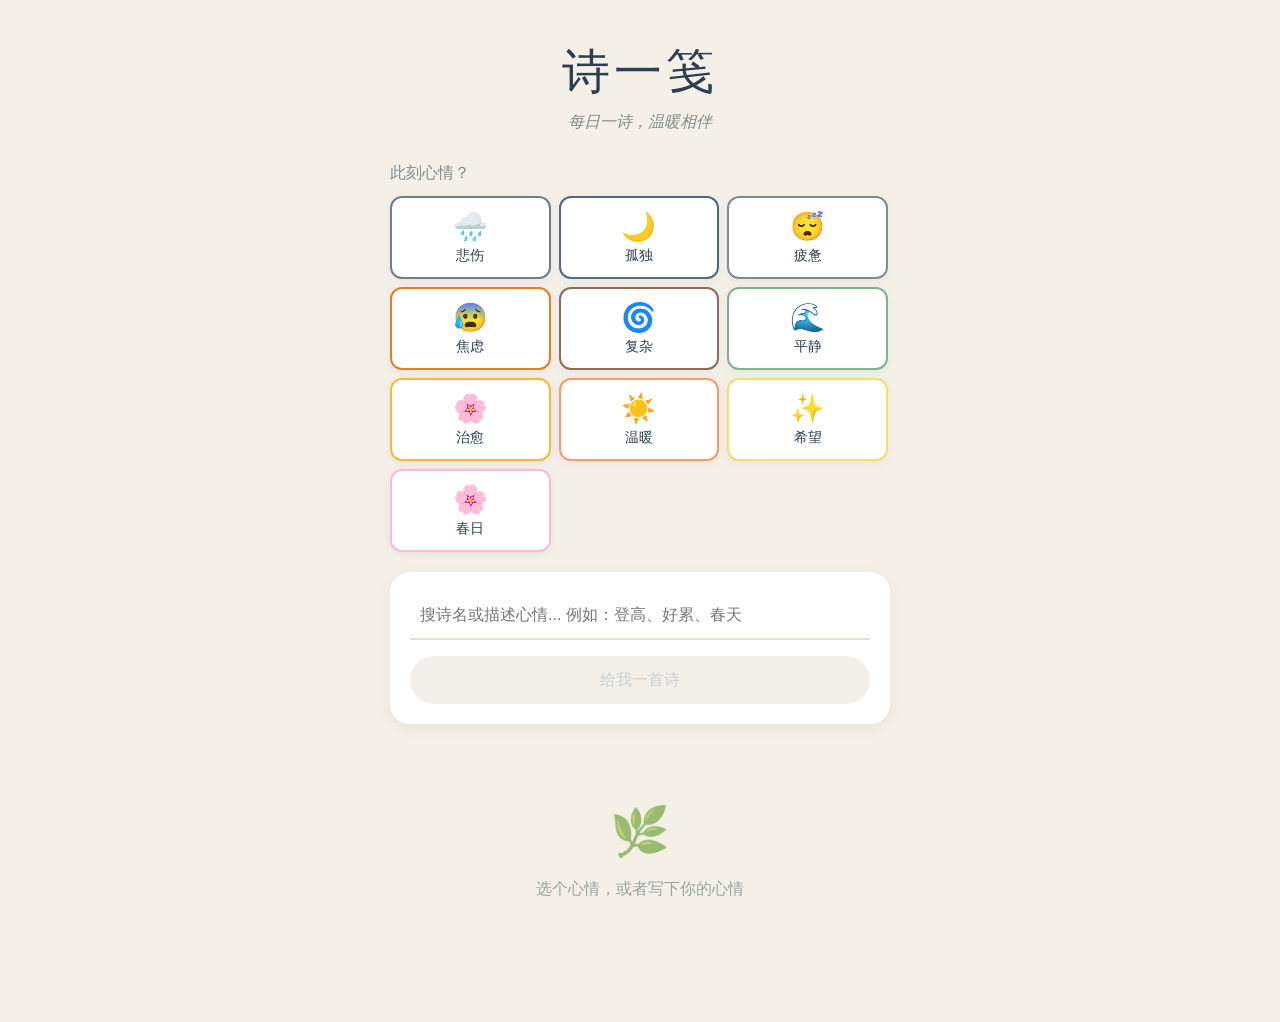
<file: shi.html>
<!DOCTYPE html>
<html lang="zh-CN">
<head>
    <meta charset="UTF-8">
    <meta name="viewport" content="width=device-width, initial-scale=1.0, maximum-scale=1.0, user-scalable=no">
    <title>诗一笺 · 温暖的诗</title>
    <style>
        * {
            margin: 0;
            padding: 0;
            box-sizing: border-box;
        }
        
        body {
            font-family: -apple-system, BlinkMacSystemFont, "Segoe UI", Roboto, "Helvetica Neue", "PingFang SC", "Microsoft YaHei", sans-serif;
            background-color: #F5F0E7;
            min-height: 100vh;
            display: flex;
            justify-content: center;
            padding: 20px;
        }
        
        .container {
            max-width: 500px;
            width: 100%;
            padding: 20px 0 40px;
        }
        
        /* 头部 */
        .header {
            text-align: center;
            margin-bottom: 30px;
        }
        
        .title {
            font-size: 48px;
            font-weight: 300;
            color: #2C3E50;
            font-family: "KaiTi", "STKaiti", serif;
            letter-spacing: 4px;
            display: block;
            margin-bottom: 8px;
        }
        
        .subtitle {
            font-size: 16px;
            color: #7F8C8D;
            font-style: italic;
        }
        
        /* 心情标签区域 */
        .mood-section {
            margin-bottom: 20px;
        }
        
        .section-title {
            font-size: 16px;
            color: #7F8C8D;
            margin-bottom: 12px;
            display: block;
        }
        
        .mood-grid {
            display: flex;
            flex-wrap: wrap;
            gap: 8px;
        }
        
        .mood-item {
            flex: 0 0 calc(33.33% - 6px);
            display: flex;
            flex-direction: column;
            align-items: center;
            padding: 12px 0;
            background-color: #FFFFFF;
            border-radius: 12px;
            border: 2px solid;
            transition: all 0.2s;
            box-shadow: 0 2px 8px rgba(0,0,0,0.05);
            cursor: pointer;
        }
        
        .mood-item.active {
            transform: scale(1.02);
            box-shadow: 0 4px 12px rgba(0,0,0,0.1);
        }
        
        .mood-emoji {
            font-size: 28px;
            margin-bottom: 4px;
        }
        
        .mood-name {
            font-size: 14px;
            color: #2C3E50;
        }
        
        /* 输入框区域 */
        .input-section {
            background-color: #FFFFFF;
            border-radius: 20px;
            padding: 20px;
            box-shadow: 0 4px 16px rgba(0,0,0,0.05);
            margin-bottom: 20px;
        }
        
        .mood-input {
            width: 100%;
            height: 48px;
            font-size: 16px;
            color: #2C3E50;
            border: none;
            border-bottom: 2px solid #E8E0D5;
            outline: none;
            padding: 0 10px;
        }
        
        .mood-input:focus {
            border-bottom-color: #C44536;
        }
        
        .submit-btn {
            width: 100%;
            height: 48px;
            line-height: 48px;
            background-color: #E8E0D5;
            color: #95A5A6;
            border-radius: 24px;
            font-size: 16px;
            margin-top: 16px;
            border: none;
            cursor: pointer;
            transition: all 0.3s;
        }
        
        .submit-btn.active {
            background-color: #C44536;
            color: #FFFFFF;
        }
        
        .submit-btn:disabled {
            opacity: 0.5;
            cursor: not-allowed;
        }
        
        /* 推荐卡片 */
        .result-card {
            background-color: #FFFFFF;
            border-radius: 24px;
            padding: 32px;
            box-shadow: 0 12px 24px rgba(0,0,0,0.1);
            border: 2px solid #E8E0D5;
            margin-top: 20px;
        }
        
        .mood-tag {
            display: inline-flex;
            align-items: center;
            padding: 6px 16px;
            border-radius: 30px;
            margin-bottom: 16px;
        }
        
        .poem-header {
            text-align: center;
            margin-bottom: 24px;
            position: relative;
        }
        
        .poem-header::after {
            content: '';
            position: absolute;
            bottom: -12px;
            left: 30%;
            width: 40%;
            height: 2px;
            background: linear-gradient(90deg, transparent, #C44536, transparent);
        }
        
        .poem-title {
            font-size: 32px;
            font-weight: 500;
            color: #2C3E50;
            display: block;
            font-family: "KaiTi", serif;
            margin-bottom: 8px;
        }
        
        .poem-author {
            font-size: 16px;
            color: #7F8C8D;
            display: block;
        }
        
        .poem-content {
            margin-bottom: 24px;
        }
        
        .poem-line {
            display: block;
            text-align: center;
            font-size: 20px;
            line-height: 2;
            color: #2C3E50;
            letter-spacing: 1px;
        }
        
        .reason-box {
            display: flex;
            align-items: flex-start;
            background-color: #F9F6F0;
            padding: 16px;
            border-radius: 16px;
            margin-bottom: 24px;
        }
        
        .reason-icon {
            font-size: 24px;
            margin-right: 12px;
        }
        
        .reason-text {
            flex: 1;
            font-size: 15px;
            color: #5D6D7E;
            line-height: 1.6;
            font-style: italic;
        }
        
        /* 操作按钮 */
        .action-buttons {
            display: flex;
            gap: 12px;
        }
        
        .action-btn {
            flex: 1;
            height: 48px;
            line-height: 48px;
            border-radius: 24px;
            font-size: 16px;
            border: none;
            cursor: pointer;
            transition: all 0.2s;
        }
        
        .again-btn {
            background-color: #FFFFFF;
            color: #2C3E50;
            border: 2px solid #E8E0D5;
        }
        
        .again-btn:hover {
            background-color: #F5F0E7;
        }
        
        .share-btn {
            background-color: #C44536;
            color: #FFFFFF;
        }
        
        .share-btn:hover {
            background-color: #A5352A;
        }
        
        .action-btn:disabled {
            opacity: 0.5;
            cursor: not-allowed;
        }
        
        /* 空状态 */
        .empty-tip {
            display: flex;
            flex-direction: column;
            align-items: center;
            justify-content: center;
            padding: 60px 0;
            color: #95A5A6;
        }
        
        .empty-icon {
            font-size: 48px;
            margin-bottom: 16px;
            opacity: 0.6;
        }
        
        .empty-text {
            font-size: 16px;
            text-align: center;
            line-height: 1.6;
        }
        
        /* 加载状态 */
        .loading {
            text-align: center;
            padding: 40px;
            color: #95A5A6;
            font-size: 16px;
        }
    </style>
</head>
<body>
    <div class="container" id="app">
        <!-- 头部 -->
        <div class="header">
            <span class="title">诗一笺</span>
            <span class="subtitle">每日一诗，温暖相伴</span>
        </div>
        
        <!-- 心情标签栏 -->
        <div class="mood-section">
            <span class="section-title">此刻心情？</span>
            <div class="mood-grid" id="moodGrid"></div>
        </div>
        
        <!-- 输入框区域 -->
        <div class="input-section">
            <input 
                type="text" 
                id="userInput"
                class="mood-input" 
                placeholder="搜诗名或描述心情... 例如：登高、好累、春天"
                autocomplete="off"
            />
            <button 
                class="submit-btn" 
                id="submitBtn"
                disabled
            >
                给我一首诗
            </button>
        </div>
        
        <!-- 推荐结果 -->
        <div id="resultContainer"></div>
        
        <!-- 空状态提示 -->
        <div id="emptyContainer" class="empty-tip">
            <div class="empty-icon">🌿</div>
            <div class="empty-text">选个心情，或者写下你的心情</div>
        </div>
    </div>

    <script>
        // 诗词数据
        const poems = [
            {
                id: "001",
                title: "酬张少府",
                author: "王维",
                dynasty: "唐",
                content: ["晚年唯好静", "万事不关心", "松风吹解带", "山月照弹琴"],
                fullText: "晚年唯好静，万事不关心。松风吹解带，山月照弹琴。",
                moods: ["tired", "calm", "healing"],
                reasons: {
                    tired: "累了就躲进诗里，像躲进一片松林",
                    calm: "心如止水的时候，读王维",
                    healing: "松风吹解带——把紧绷的带子解开吧"
                }
            },
            {
                id: "002",
                title: "静夜思",
                author: "李白",
                dynasty: "唐",
                content: ["床前明月光", "疑是地上霜", "举头望明月", "低头思故乡"],
                fullText: "床前明月光，疑是地上霜。举头望明月，低头思故乡。",
                moods: ["lonely", "sad"],
                reasons: {
                    lonely: "想家的时候，月亮陪你",
                    sad: "想哭就哭，月亮不会问为什么"
                }
            },
            {
                id: "003",
                title: "登高",
                author: "杜甫",
                dynasty: "唐",
                content: ["风急天高猿啸哀", "渚清沙白鸟飞回", "无边落木萧萧下", "不尽长江滚滚来"],
                fullText: "风急天高猿啸哀，渚清沙白鸟飞回。无边落木萧萧下，不尽长江滚滚来。",
                moods: ["sad", "lonely", "complex"],
                reasons: {
                    sad: "难过的时候，杜甫懂你",
                    lonely: "一个人看江水流，也是种陪伴",
                    complex: "心里乱的时候，读这首诗"
                }
            },
            {
                id: "004",
                title: "将进酒",
                author: "李白",
                dynasty: "唐",
                content: ["君不见黄河之水天上来", "奔流到海不复回", "君不见高堂明镜悲白发", "朝如青丝暮成雪"],
                fullText: "君不见黄河之水天上来，奔流到海不复回。君不见高堂明镜悲白发，朝如青丝暮成雪。",
                moods: ["hopeful", "warm"],
                reasons: {
                    hopeful: "天生我材必有用，你也是",
                    warm: "喝一杯吧，李白陪你"
                }
            },
            {
                id: "005",
                title: "春晓",
                author: "孟浩然",
                dynasty: "唐",
                content: ["春眠不觉晓", "处处闻啼鸟", "夜来风雨声", "花落知多少"],
                fullText: "春眠不觉晓，处处闻啼鸟。夜来风雨声，花落知多少。",
                moods: ["calm", "healing", "spring"],
                reasons: {
                    calm: "春天的早晨，适合发呆",
                    healing: "花落了就落了吧，还有明天",
                    spring: "春天来了，连睡觉都是香的"
                }
            },
            {
                id: "051",
                title: "钱塘湖春行",
                author: "白居易",
                dynasty: "唐",
                content: ["孤山寺北贾亭西", "水面初平云脚低", "几处早莺争暖树", "谁家新燕啄春泥"],
                moods: ["spring", "calm"],
                reasons: {
                    spring: "春天在西湖边慢慢走，早莺暖树，新燕春泥",
                    calm: "水面初平，云脚低低，心也平了"
                }
            },
            {
                id: "052",
                title: "惠崇春江晚景",
                author: "苏轼",
                dynasty: "宋",
                content: ["竹外桃花三两枝", "春江水暖鸭先知", "蒌蒿满地芦芽短", "正是河豚欲上时"],
                moods: ["spring", "hopeful"],
                reasons: {
                    spring: "水暖鸭先知，你也感觉到了吧",
                    hopeful: "春天来了，一切都会好起来"
                }
            },
            {
                id: "053",
                title: "绝句",
                author: "杜甫",
                dynasty: "唐",
                content: ["迟日江山丽", "春风花草香", "泥融飞燕子", "沙暖睡鸳鸯"],
                moods: ["spring", "calm"],
                reasons: {
                    spring: "春风花草香，正是好时光",
                    calm: "江山秀丽，心也开阔"
                }
            },
            {
                id: "054",
                title: "江畔独步寻花",
                author: "杜甫",
                dynasty: "唐",
                content: ["黄四娘家花满蹊", "千朵万朵压枝低", "留连戏蝶时时舞", "自在娇莺恰恰啼"],
                moods: ["spring", "healing"],
                reasons: {
                    spring: "花满蹊，蝶飞舞，春天就该这样",
                    healing: "看花的时候，什么都忘了"
                }
            },
            {
                id: "055",
                title: "春夜喜雨",
                author: "杜甫",
                dynasty: "唐",
                content: ["好雨知时节", "当春乃发生", "随风潜入夜", "润物细无声"],
                moods: ["spring", "calm"],
                reasons: {
                    spring: "好雨知道什么时候该来",
                    calm: "润物细无声，温柔的力量"
                }
            },
            {
                id: "056",
                title: "咏柳",
                author: "贺知章",
                dynasty: "唐",
                content: ["碧玉妆成一树高", "万条垂下绿丝绦", "不知细叶谁裁出", "二月春风似剪刀"],
                moods: ["spring", "warm"],
                reasons: {
                    spring: "二月春风似剪刀，裁出细叶",
                    warm: "春风一吹，心就软了"
                }
            },
            {
                id: "057",
                title: "忆江南",
                author: "白居易",
                dynasty: "唐",
                content: ["江南好", "风景旧曾谙", "日出江花红胜火", "春来江水绿如蓝", "能不忆江南"],
                moods: ["spring", "warm"],
                reasons: {
                    spring: "春来江水绿如蓝",
                    warm: "日出江花红胜火，暖了"
                }
            }
        ];

        // 情感映射
        const moodMap = {
            sad: { name: "悲伤", emoji: "🌧️", color: "#6D7F8F" },
            lonely: { name: "孤独", emoji: "🌙", color: "#4A6A8A" },
            tired: { name: "疲惫", emoji: "😴", color: "#7F8C8D" },
            anxious: { name: "焦虑", emoji: "😰", color: "#E67E22" },
            complex: { name: "复杂", emoji: "🌀", color: "#8E6B5C" },
            calm: { name: "平静", emoji: "🌊", color: "#7CB490" },
            healing: { name: "治愈", emoji: "🌸", color: "#F9B83A" },
            warm: { name: "温暖", emoji: "☀️", color: "#F39C6D" },
            hopeful: { name: "希望", emoji: "✨", color: "#F7DC6F" },
            spring: { name: "春日", emoji: "🌸", color: "#F8BBD9" }
        };

        // 情感关键词
        const moodKeywords = {
            sad: ["难过", "伤心", "想哭", "难受", "emo", "心碎", "悲伤"],
            lonely: ["孤独", "一个人", "没人懂", "寂寞", "孤单", "独自"],
            tired: ["累", "疲惫", "困", "没劲", "不想动", "虚脱", "乏力", "透支"],
            anxious: ["焦虑", "紧张", "压力", "烦躁", "不安", "慌", "担心"],
            complex: ["复杂", "说不清", "矛盾", "纠结", "混乱", "五味杂陈"],
            calm: ["平静", "安静", "平和", "宁静", "放空", "心如止水"],
            healing: ["治愈", "被安慰", "抱抱", "需要温暖", "心疼"],
            warm: ["温暖", "感动", "幸福", "美好", "温馨", "心里暖暖"],
            hopeful: ["希望", "期待", "向前看", "光明", "未来", "相信"],
            spring: ["暖", "春天", "春", "花开", "变暖", "阳光", "明媚", "春风", "复苏", "绿", "燕子"]
        };

        // 状态管理
        let state = {
            userInput: '',
            selectedMood: null,
            result: null,
            noResult: false,
            isSearching: false,
            lastMood: null,
            lastResult: null,
            isInputActive: false
        };

        // DOM 元素
        const userInput = document.getElementById('userInput');
        const submitBtn = document.getElementById('submitBtn');
        const resultContainer = document.getElementById('resultContainer');
        const emptyContainer = document.getElementById('emptyContainer');
        const moodGrid = document.getElementById('moodGrid');

        // 渲染心情标签
        function renderMoodTags() {
            let html = '';
            for (const [key, value] of Object.entries(moodMap)) {
                const isActive = state.selectedMood === key;
                html += `
                    <div class="mood-item ${isActive ? 'active' : ''}" 
                         data-mood="${key}"
                         style="border-color: ${value.color}; background-color: ${isActive ? value.color : '#FFFFFF'}">
                        <span class="mood-emoji">${value.emoji}</span>
                        <span class="mood-name">${value.name}</span>
                    </div>
                `;
            }
            moodGrid.innerHTML = html;

            // 添加点击事件
            document.querySelectorAll('.mood-item').forEach(item => {
                item.addEventListener('click', () => {
                    const mood = item.dataset.mood;
                    selectMood(mood);
                });
            });
        }

        // 选择心情
        function selectMood(mood) {
            state.selectedMood = mood;
            state.userInput = '';
            state.isInputActive = false;
            userInput.value = '';
            renderMoodTags();
            updateSubmitBtnState();
            getPoem();
        }

        // 更新提交按钮状态
        function updateSubmitBtnState() {
            const hasInput = state.userInput.trim().length > 0;
            const hasMood = state.selectedMood !== null;
            
            if (hasInput || hasMood) {
                submitBtn.classList.add('active');
                submitBtn.disabled = false;
            } else {
                submitBtn.classList.remove('active');
                submitBtn.disabled = true;
            }
        }

        // 匹配情感
        function matchMood(input) {
            // 如果有选中的心情且用户没有在输入
            if (state.selectedMood && !state.isInputActive) {
                console.log('使用选中的心情:', state.selectedMood);
                return state.selectedMood;
            }
            
            // 从输入中匹配
            console.log('从输入中匹配情感:', input);
            for (let [mood, keywords] of Object.entries(moodKeywords)) {
                for (let keyword of keywords) {
                    if (input.includes(keyword)) {
                        console.log(`匹配到关键词：${keyword} → 情感：${mood}`);
                        return mood;
                    }
                }
            }
            return 'calm';
        }

        // 按诗名搜索
        function searchByTitle(input) {
            const searchText = input.trim();
            if (!searchText) return null;
            
            // 精确匹配
            let exactMatch = poems.find(p => p.title === searchText);
            if (exactMatch) {
                console.log('精确匹配到诗名:', exactMatch.title);
                return exactMatch;
            }
            
            // 开头匹配
            let startMatch = poems.find(p => p.title.startsWith(searchText));
            if (startMatch) {
                console.log('开头匹配到诗名:', startMatch.title);
                return startMatch;
            }
            
            // 包含匹配
            if (searchText.length >= 2) {
                let includesMatch = poems.find(p => p.title.includes(searchText));
                if (includesMatch) {
                    console.log('包含匹配到诗名:', includesMatch.title);
                    return includesMatch;
                }
            }
            
            return null;
        }

        // 推荐诗词
        function recommendPoem(userInput) {
            const mood = matchMood(userInput);
            console.log('最终情感:', mood);
            
            const candidates = poems.filter(p => p.moods && p.moods.includes(mood));
            console.log('匹配到的诗数量:', candidates.length);
            
            if (candidates.length === 0) {
                state.noResult = true;
                return null;
            }
            
            state.noResult = false;
            const poem = candidates[Math.floor(Math.random() * candidates.length)];
            
            return {
                poem,
                mood: moodMap[mood] || { name: '平静', emoji: '🌊', color: '#7CB490' },
                reason: poem.reasons?.[mood] || "这首诗送给你"
            };
        }

        // 渲染结果
        function renderResult() {
            if (!state.result) {
                resultContainer.innerHTML = '';
                emptyContainer.style.display = 'flex';
                return;
            }

            emptyContainer.style.display = 'none';
            
            const result = state.result;
            const poem = result.poem;
            const mood = result.mood;
            const reason = result.reason;

            let contentHtml = '';
            poem.content.forEach(line => {
                contentHtml += `<span class="poem-line">${line}</span>`;
            });

            const html = `
                <div class="result-card">
                    <div class="mood-tag" style="background-color: ${mood.color}20">
                        <span class="mood-emoji">${mood.emoji}</span>
                        <span class="mood-name">${mood.name}</span>
                    </div>
                    
                    <div class="poem-header">
                        <span class="poem-title">${poem.title}</span>
                        <span class="poem-author">${poem.author} · ${poem.dynasty}</span>
                    </div>
                    
                    <div class="poem-content">
                        ${contentHtml}
                    </div>
                    
                    <div class="reason-box">
                        <span class="reason-icon">💫</span>
                        <span class="reason-text">${reason}</span>
                    </div>
                    
                    <div class="action-buttons">
                        <button class="action-btn again-btn" id="againBtn" ${state.isSearching ? 'disabled' : ''}>🎲 再换一首</button>
                        <button class="action-btn share-btn" id="shareBtn" ${state.isSearching ? 'disabled' : ''} onclick="alert('分享功能待实现')">📤 分享诗意</button>
                    </div>
                </div>
            `;
            
            resultContainer.innerHTML = html;

            // 添加再换一首按钮事件
            document.getElementById('againBtn')?.addEventListener('click', changePoem);
        }

        // 获取诗词
        function getPoem(useSameMood = false) {
            // 既没有输入也没有选心情
            if (!state.userInput.trim() && !state.selectedMood) {
                alert('选个心情或搜首诗吧');
                return;
            }
            
            state.isSearching = true;
            submitBtn.innerText = '寻找中...';
            
            setTimeout(() => {
                // 先检查是不是在搜诗名
                const poemByTitle = searchByTitle(state.userInput);
                
                if (poemByTitle) {
                    state.result = {
                        poem: poemByTitle,
                        mood: { name: '诗词', emoji: '📖', color: '#95A5A6' },
                        reason: '你找的这首诗'
                    };
                    state.noResult = false;
                    state.lastMood = null;
                    state.lastResult = state.result;
                    state.isSearching = false;
                    submitBtn.innerText = '给我一首诗';
                    renderResult();
                    return;
                }
                
                // 如果是再换一首且上次有结果
                if (useSameMood && state.lastResult) {
                    console.log('再换一首，使用上次情感:', state.lastMood);
                    const mood = state.lastMood || matchMood(state.userInput);
                    const candidates = poems.filter(p => p.moods && p.moods.includes(mood));
                    
                    if (candidates.length > 0) {
                        // 排除当前这首诗
                        const otherPoems = candidates.filter(p => p.id !== state.result?.poem?.id);
                        const poem = otherPoems.length > 0 
                            ? otherPoems[Math.floor(Math.random() * otherPoems.length)]
                            : candidates[Math.floor(Math.random() * candidates.length)];
                        
                        state.result = {
                            poem,
                            mood: moodMap[mood] || { name: '平静', emoji: '🌊', color: '#7CB490' },
                            reason: poem.reasons?.[mood] || "这首诗送给你"
                        };
                    }
                } else {
                    // 走情感匹配
                    console.log('走情感匹配，输入内容:', state.userInput);
                    const result = recommendPoem(state.userInput);
                    state.result = result;
                    if (result) {
                        state.lastMood = matchMood(state.userInput);
                    }
                }
                
                state.lastResult = state.result;
                state.isSearching = false;
                submitBtn.innerText = '给我一首诗';
                renderResult();
            }, 600);
        }

        // 再换一首
        function changePoem() {
            getPoem(true);
        }

        // 初始化
        function init() {
            renderMoodTags();
            
            // 输入框事件
            userInput.addEventListener('input', (e) => {
                state.userInput = e.target.value;
                state.isInputActive = true;
                state.selectedMood = null;
                renderMoodTags();
                updateSubmitBtnState();
            });

            userInput.addEventListener('focus', () => {
                state.isInputActive = true;
                state.selectedMood = null;
                renderMoodTags();
            });

            // 提交按钮事件
            submitBtn.addEventListener('click', () => {
                getPoem();
            });

            // 回车键
            userInput.addEventListener('keypress', (e) => {
                if (e.key === 'Enter' && (state.userInput.trim() || state.selectedMood)) {
                    getPoem();
                }
            });

            updateSubmitBtnState();
        }

        // 启动
        init();
    </script>
</body>
</html>
</file>
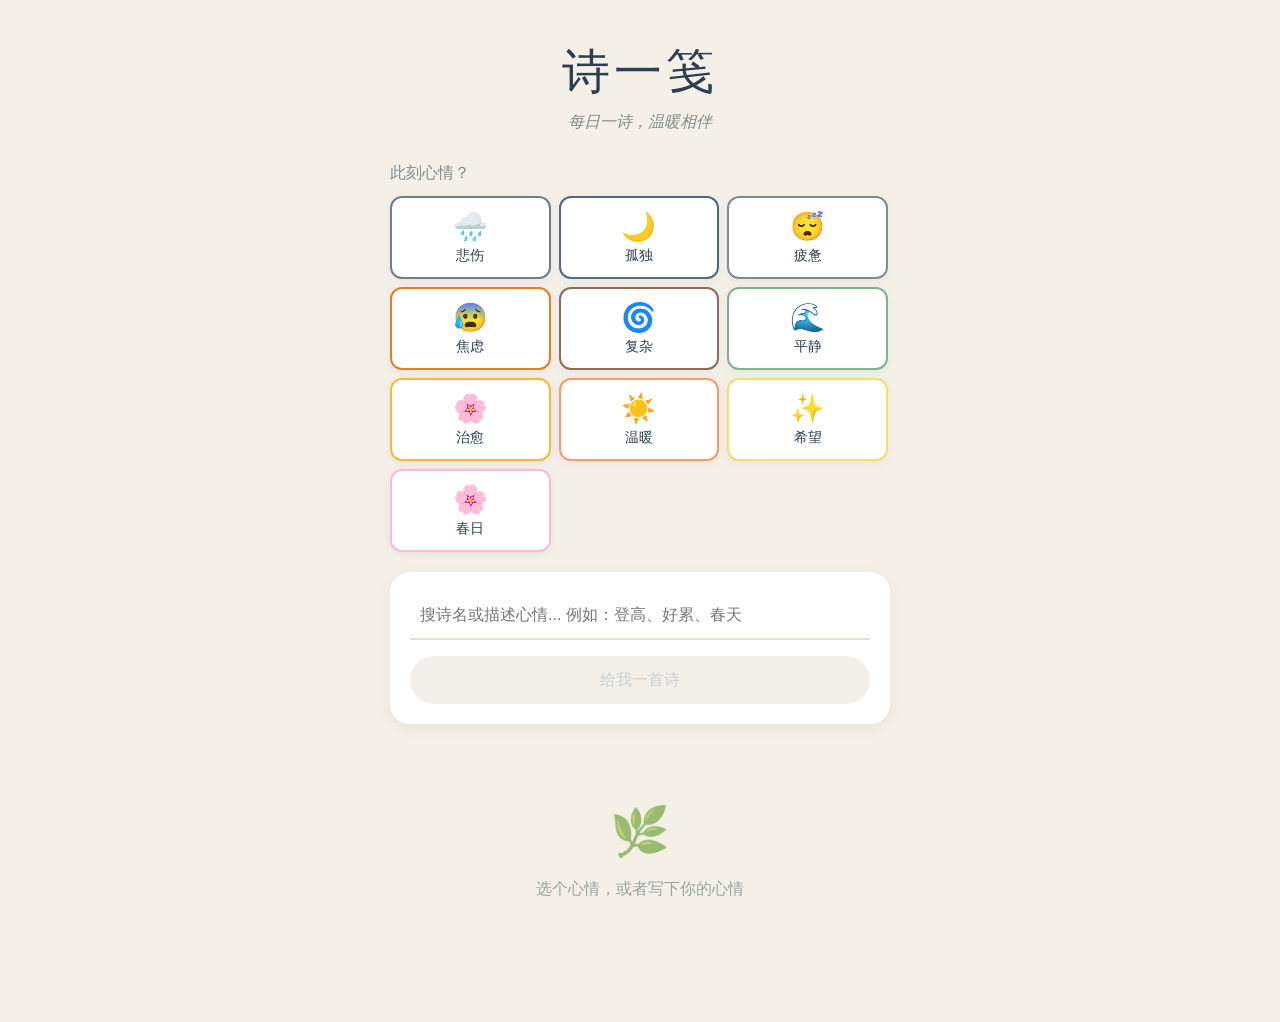
<file: shi2.html>
<!DOCTYPE html>
<html lang="zh-CN">
<head>
    <meta charset="UTF-8">
    <meta name="viewport" content="width=device-width, initial-scale=1.0, maximum-scale=1.0, user-scalable=no">
    <title>诗一笺 · 温暖的诗</title>
    <style>
        * {
            margin: 0;
            padding: 0;
            box-sizing: border-box;
        }
        
        body {
            font-family: -apple-system, BlinkMacSystemFont, "Segoe UI", Roboto, "Helvetica Neue", "PingFang SC", "Microsoft YaHei", sans-serif;
            background-color: #F5F0E7;
            min-height: 100vh;
            display: flex;
            justify-content: center;
            padding: 20px;
        }
        
        .container {
            max-width: 500px;
            width: 100%;
            padding: 20px 0 40px;
        }
        
        /* 头部 */
        .header {
            text-align: center;
            margin-bottom: 30px;
        }
        
        .title {
            font-size: 48px;
            font-weight: 300;
            color: #2C3E50;
            font-family: "KaiTi", "STKaiti", serif;
            letter-spacing: 4px;
            display: block;
            margin-bottom: 8px;
        }
        
        .subtitle {
            font-size: 16px;
            color: #7F8C8D;
            font-style: italic;
        }
        
        /* 心情标签区域 */
        .mood-section {
            margin-bottom: 20px;
        }
        
        .section-title {
            font-size: 16px;
            color: #7F8C8D;
            margin-bottom: 12px;
            display: block;
        }
        
        .mood-grid {
            display: flex;
            flex-wrap: wrap;
            gap: 8px;
        }
        
        .mood-item {
            flex: 0 0 calc(33.33% - 6px);
            display: flex;
            flex-direction: column;
            align-items: center;
            padding: 12px 0;
            background-color: #FFFFFF;
            border-radius: 12px;
            border: 2px solid;
            transition: all 0.2s;
            box-shadow: 0 2px 8px rgba(0,0,0,0.05);
            cursor: pointer;
        }
        
        .mood-item.active {
            transform: scale(1.02);
            box-shadow: 0 4px 12px rgba(0,0,0,0.1);
        }
        
        .mood-emoji {
            font-size: 28px;
            margin-bottom: 4px;
        }
        
        .mood-name {
            font-size: 14px;
            color: #2C3E50;
        }
        
        /* 输入框区域 */
        .input-section {
            background-color: #FFFFFF;
            border-radius: 20px;
            padding: 20px;
            box-shadow: 0 4px 16px rgba(0,0,0,0.05);
            margin-bottom: 20px;
        }
        
        .mood-input {
            width: 100%;
            height: 48px;
            font-size: 16px;
            color: #2C3E50;
            border: none;
            border-bottom: 2px solid #E8E0D5;
            outline: none;
            padding: 0 10px;
        }
        
        .mood-input:focus {
            border-bottom-color: #C44536;
        }
        
        .submit-btn {
            width: 100%;
            height: 48px;
            line-height: 48px;
            background-color: #E8E0D5;
            color: #95A5A6;
            border-radius: 24px;
            font-size: 16px;
            margin-top: 16px;
            border: none;
            cursor: pointer;
            transition: all 0.3s;
        }
        
        .submit-btn.active {
            background-color: #C44536;
            color: #FFFFFF;
        }
        
        .submit-btn:disabled {
            opacity: 0.5;
            cursor: not-allowed;
        }
        
        /* 推荐卡片 */
        .result-card {
            background-color: #FFFFFF;
            border-radius: 24px;
            padding: 32px;
            box-shadow: 0 12px 24px rgba(0,0,0,0.1);
            border: 2px solid #E8E0D5;
            margin-top: 20px;
        }
        
        .mood-tag {
            display: inline-flex;
            align-items: center;
            padding: 6px 16px;
            border-radius: 30px;
            margin-bottom: 16px;
        }
        
        .poem-header {
            text-align: center;
            margin-bottom: 24px;
            position: relative;
        }
        
        .poem-header::after {
            content: '';
            position: absolute;
            bottom: -12px;
            left: 30%;
            width: 40%;
            height: 2px;
            background: linear-gradient(90deg, transparent, #C44536, transparent);
        }
        
        .poem-title {
            font-size: 32px;
            font-weight: 500;
            color: #2C3E50;
            display: block;
            font-family: "KaiTi", serif;
            margin-bottom: 8px;
        }
        
        .poem-author {
            font-size: 16px;
            color: #7F8C8D;
            display: block;
        }
        
        .poem-content {
            margin-bottom: 24px;
        }
        
        .poem-line {
            display: block;
            text-align: center;
            font-size: 20px;
            line-height: 2;
            color: #2C3E50;
            letter-spacing: 1px;
        }
        
        .reason-box {
            display: flex;
            align-items: flex-start;
            background-color: #F9F6F0;
            padding: 16px;
            border-radius: 16px;
            margin-bottom: 24px;
        }
        
        .reason-icon {
            font-size: 24px;
            margin-right: 12px;
        }
        
        .reason-text {
            flex: 1;
            font-size: 15px;
            color: #5D6D7E;
            line-height: 1.6;
            font-style: italic;
        }
        
        /* 操作按钮 */
        .action-buttons {
            display: flex;
            gap: 12px;
        }
        
        .action-btn {
            flex: 1;
            height: 48px;
            line-height: 48px;
            border-radius: 24px;
            font-size: 16px;
            border: none;
            cursor: pointer;
            transition: all 0.2s;
        }
        
        .again-btn {
            background-color: #FFFFFF;
            color: #2C3E50;
            border: 2px solid #E8E0D5;
        }
        
        .again-btn:hover {
            background-color: #F5F0E7;
        }
        
        .share-btn {
            background-color: #C44536;
            color: #FFFFFF;
        }
        
        .share-btn:hover {
            background-color: #A5352A;
        }
        
        .action-btn:disabled {
            opacity: 0.5;
            cursor: not-allowed;
        }
        
        /* 空状态 */
        .empty-tip {
            display: flex;
            flex-direction: column;
            align-items: center;
            justify-content: center;
            padding: 60px 0;
            color: #95A5A6;
        }
        
        .empty-icon {
            font-size: 48px;
            margin-bottom: 16px;
            opacity: 0.6;
        }
        
        .empty-text {
            font-size: 16px;
            text-align: center;
            line-height: 1.6;
        }
        
        /* 加载状态 */
        .loading {
            text-align: center;
            padding: 40px;
            color: #95A5A6;
            font-size: 16px;
        }
    </style>
</head>
<body>
    <div class="container" id="app">
        <!-- 头部 -->
        <div class="header">
            <span class="title">诗一笺</span>
            <span class="subtitle">每日一诗，温暖相伴</span>
        </div>
        
        <!-- 心情标签栏 -->
        <div class="mood-section">
            <span class="section-title">此刻心情？</span>
            <div class="mood-grid" id="moodGrid"></div>
        </div>
        
        <!-- 输入框区域 -->
        <div class="input-section">
            <input 
                type="text" 
                id="userInput"
                class="mood-input" 
                placeholder="搜诗名或描述心情... 例如：登高、好累、春天"
                autocomplete="off"
            />
            <button 
                class="submit-btn" 
                id="submitBtn"
                disabled
            >
                给我一首诗
            </button>
        </div>
        
        <!-- 推荐结果 -->
        <div id="resultContainer"></div>
        
        <!-- 空状态提示 -->
        <div id="emptyContainer" class="empty-tip">
            <div class="empty-icon">🌿</div>
            <div class="empty-text">选个心情，或者写下你的心情</div>
        </div>
    </div>

    <script>
        // 诗词数据
        const poems = [
        // ===== 焦虑篇（30首） =====
{
    id: "a001",
    title: "凉州词",
    author: "王翰",
    dynasty: "唐",
    content: ["葡萄美酒夜光杯", "欲饮琵琶马上催", "醉卧沙场君莫笑", "古来征战几人回"],
    fullText: "葡萄美酒夜光杯，欲饮琵琶马上催。醉卧沙场君莫笑，古来征战几人回。",
    moods: ["anxious"],
    reasons: {
        anxious: "战前焦虑：喝还是不喝？醉还是不醉？王翰的选择是：喝吧，谁知道明天呢？这种对未来的不确定，就是焦虑的本质。"
    }
},
{
    id: "a002",
    title: "从军行",
    author: "王昌龄",
    dynasty: "唐",
    content: ["青海长云暗雪山", "孤城遥望玉门关", "黄沙百战穿金甲", "不破楼兰终不还"],
    fullText: "青海长云暗雪山，孤城遥望玉门关。黄沙百战穿金甲，不破楼兰终不还。",
    moods: ["anxious"],
    reasons: {
        anxious: "长期处在高压状态，铠甲都磨穿了，但还得坚持。焦虑的人就是这样，身体快扛不住了，心里还在喊“不能停”。"
    }
},
{
    id: "a003",
    title: "出塞",
    author: "王昌龄",
    dynasty: "唐",
    content: ["秦时明月汉时关", "万里长征人未还", "但使龙城飞将在", "不教胡马度阴山"],
    fullText: "秦时明月汉时关，万里长征人未还。但使龙城飞将在，不教胡马度阴山。",
    moods: ["anxious"],
    reasons: {
        anxious: "担心敌人打过来，担心没人守得住。焦虑的本质就是对未来不可控的担忧。王昌龄把这种担忧写成了诗。"
    }
},
{
    id: "a004",
    title: "燕歌行",
    author: "高适",
    dynasty: "唐",
    content: ["汉家烟尘在东北", "汉将辞家破残贼", "男儿本自重横行", "天子非常赐颜色"],
    fullText: "汉家烟尘在东北，汉将辞家破残贼。男儿本自重横行，天子非常赐颜色。",
    moods: ["anxious"],
    reasons: {
        anxious: "要打仗了，各种压力：君王的期待，敌人的威胁，家人的牵挂。焦虑的人，脑子里同时转着八百件事。"
    }
},
{
    id: "a005",
    title: "古从军行",
    author: "李颀",
    dynasty: "唐",
    content: ["白日登山望烽火", "黄昏饮马傍交河", "行人刁斗风沙暗", "公主琵琶幽怨多"],
    fullText: "白日登山望烽火，黄昏饮马傍交河。行人刁斗风沙暗，公主琵琶幽怨多。",
    moods: ["anxious"],
    reasons: {
        anxious: "白天看烽火，晚上听琵琶，随时准备战斗。这种长期警觉的状态，就是慢性焦虑。"
    }
},
{
    id: "a006",
    title: "陇西行",
    author: "陈陶",
    dynasty: "唐",
    content: ["誓扫匈奴不顾身", "五千貂锦丧胡尘", "可怜无定河边骨", "犹是春闺梦里人"],
    fullText: "誓扫匈奴不顾身，五千貂锦丧胡尘。可怜无定河边骨，犹是春闺梦里人。",
    moods: ["anxious"],
    reasons: {
        anxious: "最残酷的焦虑：活着的人不知道死了，做梦的人还在等。不确定性，最折磨人。"
    }
},
{
    id: "a007",
    title: "春望",
    author: "杜甫",
    dynasty: "唐",
    content: ["国破山河在", "城春草木深", "感时花溅泪", "恨别鸟惊心"],
    fullText: "国破山河在，城春草木深。感时花溅泪，恨别鸟惊心。",
    moods: ["anxious"],
    reasons: {
        anxious: "焦虑的时候，看花想哭，听鸟心惊。任何一点小事都能触发情绪。杜甫写的，就是焦虑者的日常。"
    }
},
{
    id: "a008",
    title: "闻官军收河南河北",
    author: "杜甫",
    dynasty: "唐",
    content: ["剑外忽传收蓟北", "初闻涕泪满衣裳", "却看妻子愁何在", "漫卷诗书喜欲狂"],
    fullText: "剑外忽传收蓟北，初闻涕泪满衣裳。却看妻子愁何在，漫卷诗书喜欲狂。",
    moods: ["anxious"],
    reasons: {
        anxious: "突然听到好消息，又哭又笑。焦虑的人情绪就是这么大起大落。"
    }
},
{
    id: "a009",
    title: "旅夜书怀",
    author: "杜甫",
    dynasty: "唐",
    content: ["细草微风岸", "危樯独夜舟", "星垂平野阔", "月涌大江流", "名岂文章著", "官应老病休", "飘飘何所似", "天地一沙鸥"],
    fullText: "细草微风岸，危樯独夜舟。星垂平野阔，月涌大江流。名岂文章著，官应老病休。飘飘何所似，天地一沙鸥。",
    moods: ["anxious"],
    reasons: {
        anxious: "深夜一个人，想自己的名声、官职、未来。越想越觉得自己渺小。这种存在性焦虑，杜甫写透了。"
    }
},
{
    id: "a010",
    title: "登岳阳楼",
    author: "杜甫",
    dynasty: "唐",
    content: ["昔闻洞庭水", "今上岳阳楼", "吴楚东南坼", "乾坤日夜浮", "亲朋无一字", "老病有孤舟", "戎马关山北", "凭轩涕泗流"],
    fullText: "昔闻洞庭水，今上岳阳楼。吴楚东南坼，乾坤日夜浮。亲朋无一字，老病有孤舟。戎马关山北，凭轩涕泗流。",
    moods: ["anxious"],
    reasons: {
        anxious: "登上高楼，想的是：没有亲友的消息，自己又老又病，北方还在打仗。焦虑的人，看到什么都会联想到担忧的事。"
    }
},
{
    id: "a011",
    title: "秋兴",
    author: "杜甫",
    dynasty: "唐",
    content: ["玉露凋伤枫树林", "巫山巫峡气萧森", "江间波浪兼天涌", "塞上风云接地阴"],
    fullText: "玉露凋伤枫树林，巫山巫峡气萧森。江间波浪兼天涌，塞上风云接地阴。",
    moods: ["anxious"],
    reasons: {
        anxious: "秋天的萧瑟，让焦虑加倍。杜甫用“波浪兼天涌”“风云接地阴”写出焦虑者内心的翻腾。"
    }
},
{
    id: "a012",
    title: "咏怀古迹",
    author: "杜甫",
    dynasty: "唐",
    content: ["群山万壑赴荆门", "生长明妃尚有村", "一去紫台连朔漠", "独留青冢向黄昏"],
    fullText: "群山万壑赴荆门，生长明妃尚有村。一去紫台连朔漠，独留青冢向黄昏。",
    moods: ["anxious"],
    reasons: {
        anxious: "王昭君的故事，让杜甫想到命运的无常。焦虑的人总是担心：我的命运会被带到哪里？"
    }
},
{
    id: "a013",
    title: "阁夜",
    author: "杜甫",
    dynasty: "唐",
    content: ["岁暮阴阳催短景", "天涯霜雪霁寒宵", "五更鼓角声悲壮", "三峡星河影动摇"],
    fullText: "岁暮阴阳催短景，天涯霜雪霁寒宵。五更鼓角声悲壮，三峡星河影动摇。",
    moods: ["anxious"],
    reasons: {
        anxious: "深夜听到鼓角声，看到星河晃动。焦虑的人，感官会被放大，一点动静都让人心惊。"
    }
},
{
    id: "a014",
    title: "咏蝉",
    author: "骆宾王",
    dynasty: "唐",
    content: ["西陆蝉声唱", "南冠客思深", "那堪玄鬓影", "来对白头吟", "露重飞难进", "风多响易沉", "无人信高洁", "谁为表予心"],
    fullText: "西陆蝉声唱，南冠客思深。那堪玄鬓影，来对白头吟。露重飞难进，风多响易沉。无人信高洁，谁为表予心。",
    moods: ["anxious"],
    reasons: {
        anxious: "像蝉一样，想飞飞不动，想喊没人听。这种被困住的感觉，就是焦虑。"
    }
},
{
    id: "a015",
    title: "在狱咏蝉",
    author: "骆宾王",
    dynasty: "唐",
    content: ["无人信高洁", "谁为表予心"],
    fullText: "无人信高洁，谁为表予心。",
    moods: ["anxious"],
    reasons: {
        anxious: "没人相信我的清白。这种被误解的焦虑，比事情本身更痛苦。"
    }
},
{
    id: "a016",
    title: "登幽州台歌",
    author: "陈子昂",
    dynasty: "唐",
    content: ["前不见古人", "后不见来者", "念天地之悠悠", "独怆然而涕下"],
    fullText: "前不见古人，后不见来者。念天地之悠悠，独怆然而涕下。",
    moods: ["anxious"],
    reasons: {
        anxious: "想到过去、未来、宇宙，突然就哭了。这种存在性焦虑，是最高级的焦虑。"
    }
},
{
    id: "a017",
    title: "感遇",
    author: "张九龄",
    dynasty: "唐",
    content: ["江南有丹橘", "经冬犹绿林", "岂伊地气暖", "自有岁寒心"],
    fullText: "江南有丹橘，经冬犹绿林。岂伊地气暖，自有岁寒心。",
    moods: ["anxious"],
    reasons: {
        anxious: "担心自己能不能像橘树一样，经得住冬天的考验。焦虑的人总是在自我怀疑。"
    }
},
{
    id: "a018",
    title: "望月怀远",
    author: "张九龄",
    dynasty: "唐",
    content: ["海上生明月", "天涯共此时", "情人怨遥夜", "竟夕起相思"],
    fullText: "海上生明月，天涯共此时。情人怨遥夜，竟夕起相思。",
    moods: ["anxious"],
    reasons: {
        anxious: "想一个人，想得睡不着。这种思念的焦虑，比身体上的累更累。"
    }
},
{
    id: "a019",
    title: "春江花月夜",
    author: "张若虚",
    dynasty: "唐",
    content: ["江畔何人初见月", "江月何年初照人", "人生代代无穷已", "江月年年望相似"],
    fullText: "江畔何人初见月，江月何年初照人。人生代代无穷已，江月年年望相似。",
    moods: ["anxious"],
    reasons: {
        anxious: "追问时间和存在，越想越焦虑。但张若虚给出了答案：人生短暂，所以更要珍惜当下。"
    }
},
{
    id: "a020",
    title: "代悲白头翁",
    author: "刘希夷",
    dynasty: "唐",
    content: ["今年花落颜色改", "明年花开复谁在", "已见松柏摧为薪", "更闻桑田变成海"],
    fullText: "今年花落颜色改，明年花开复谁在。已见松柏摧为薪，更闻桑田变成海。",
    moods: ["anxious"],
    reasons: {
        anxious: "担心青春易逝，担心世事无常。这种对变化的恐惧，是焦虑的根源之一。"
    }
},
{
    id: "a021",
    title: "蜀道难",
    author: "李白",
    dynasty: "唐",
    content: ["噫吁嚱", "危乎高哉", "蜀道之难", "难于上青天"],
    fullText: "噫吁嚱，危乎高哉！蜀道之难，难于上青天！",
    moods: ["anxious"],
    reasons: {
        anxious: "路太难走了，怎么办？李白用夸张写出焦虑者的内心：什么事都觉得难，什么路都觉得险。"
    }
},
{
    id: "a022",
    title: "行路难",
    author: "李白",
    dynasty: "唐",
    content: ["停杯投箸不能食", "拔剑四顾心茫然"],
    fullText: "停杯投箸不能食，拔剑四顾心茫然。",
    moods: ["anxious"],
    reasons: {
        anxious: "焦虑到吃不下饭，拿着剑不知道该往哪砍。这种状态，每个焦虑的人都懂。"
    }
},
{
    id: "a023",
    title: "宣州谢朓楼饯别校书叔云",
    author: "李白",
    dynasty: "唐",
    content: ["弃我去者昨日之日不可留", "乱我心者今日之日多烦忧"],
    fullText: "弃我去者昨日之日不可留，乱我心者今日之日多烦忧。",
    moods: ["anxious"],
    reasons: {
        anxious: "昨天留不住，今天乱糟糟。这种对时间的无力感，是焦虑的核心。"
    }
},
{
    id: "a024",
    title: "长相思",
    author: "李白",
    dynasty: "唐",
    content: ["长相思", "在长安", "络纬秋啼金井阑", "微霜凄凄簟色寒", "孤灯不明思欲绝", "卷帷望月空长叹"],
    fullText: "长相思，在长安。络纬秋啼金井阑，微霜凄凄簟色寒。孤灯不明思欲绝，卷帷望月空长叹。",
    moods: ["anxious"],
    reasons: {
        anxious: "想一个人想到绝望。焦虑的人，脑子里反复播放同一个念头，停不下来。"
    }
},
{
    id: "a025",
    title: "秋风词",
    author: "李白",
    dynasty: "唐",
    content: ["秋风清", "秋月明", "落叶聚还散", "寒鸦栖复惊", "相思相见知何日", "此时此夜难为情"],
    fullText: "秋风清，秋月明。落叶聚还散，寒鸦栖复惊。相思相见知何日，此时此夜难为情。",
    moods: ["anxious"],
    reasons: {
        anxious: "落叶聚了又散，寒鸦刚停又惊。焦虑的人就是这样，情绪反复无常，一点小事就惊。"
    }
},
{
    id: "a026",
    title: "三五七言",
    author: "李白",
    dynasty: "唐",
    content: ["入我相思门", "知我相思苦", "长相思兮长相忆", "短相思兮无穷极"],
    fullText: "入我相思门，知我相思苦。长相思兮长相忆，短相思兮无穷极。",
    moods: ["anxious"],
    reasons: {
        anxious: "只有经历过的人才懂这种苦。焦虑也是，只有焦虑的人才懂那种停不下来的感觉。"
    }
},
{
    id: "a027",
    title: "将进酒",
    author: "李白",
    dynasty: "唐",
    content: ["君不见高堂明镜悲白发", "朝如青丝暮成雪"],
    fullText: "君不见高堂明镜悲白发，朝如青丝暮成雪。",
    moods: ["anxious"],
    reasons: {
        anxious: "早晨还是黑发，晚上就白了。这种对衰老的焦虑，藏在每个人心里。"
    }
},
{
    id: "a028",
    title: "短歌行",
    author: "李白",
    dynasty: "唐",
    content: ["白日何短短", "百年苦易满", "苍穹浩茫茫", "万劫太极长"],
    fullText: "白日何短短，百年苦易满。苍穹浩茫茫，万劫太极长。",
    moods: ["anxious"],
    reasons: {
        anxious: "白天太短，人生太快。这种时间焦虑，让李白想及时行乐。"
    }
},
{
    id: "a029",
    title: "春日醉起言志",
    author: "李白",
    dynasty: "唐",
    content: ["处世若大梦", "胡为劳其生", "所以终日醉", "颓然卧前楹"],
    fullText: "处世若大梦，胡为劳其生。所以终日醉，颓然卧前楹。",
    moods: ["anxious"],
    reasons: {
        anxious: "既然人生如梦，为什么还要这么累？李白的选择是：喝醉算了。焦虑的人总想找个出口。"
    }
},
{
    id: "a030",
    title: "月下独酌",
    author: "李白",
    dynasty: "唐",
    content: ["花间一壶酒", "独酌无相亲", "举杯邀明月", "对影成三人"],
    fullText: "花间一壶酒，独酌无相亲。举杯邀明月，对影成三人。",
    moods: ["anxious"],
    reasons: {
        anxious: "一个人喝酒，把月亮和影子算上才凑够三个人。这种孤独的焦虑，李白用想象力化解了。"
    }
},
            {
                id: "001",
                title: "酬张少府",
                author: "王维",
                dynasty: "唐",
                content: ["晚年唯好静", "万事不关心", "松风吹解带", "山月照弹琴"],
                fullText: "晚年唯好静，万事不关心。松风吹解带，山月照弹琴。",
                moods: ["tired", "calm", "healing"],
                reasons: {
                    tired: "累了就躲进诗里，像躲进一片松林",
                    calm: "心如止水的时候，读王维",
                    healing: "松风吹解带——把紧绷的带子解开吧"
                }
            },
            {
                id: "002",
                title: "静夜思",
                author: "李白",
                dynasty: "唐",
                content: ["床前明月光", "疑是地上霜", "举头望明月", "低头思故乡"],
                fullText: "床前明月光，疑是地上霜。举头望明月，低头思故乡。",
                moods: ["lonely", "sad"],
                reasons: {
                    lonely: "想家的时候，月亮陪你",
                    sad: "想哭就哭，月亮不会问为什么"
                }
            },
            {
                id: "003",
                title: "登高",
                author: "杜甫",
                dynasty: "唐",
                content: ["风急天高猿啸哀", "渚清沙白鸟飞回", "无边落木萧萧下", "不尽长江滚滚来"],
                fullText: "风急天高猿啸哀，渚清沙白鸟飞回。无边落木萧萧下，不尽长江滚滚来。",
                moods: ["sad", "lonely", "complex"],
                reasons: {
                    sad: "难过的时候，杜甫懂你",
                    lonely: "一个人看江水流，也是种陪伴",
                    complex: "心里乱的时候，读这首诗"
                }
            },
            {
                id: "004",
                title: "将进酒",
                author: "李白",
                dynasty: "唐",
                content: ["君不见黄河之水天上来", "奔流到海不复回", "君不见高堂明镜悲白发", "朝如青丝暮成雪"],
                fullText: "君不见黄河之水天上来，奔流到海不复回。君不见高堂明镜悲白发，朝如青丝暮成雪。",
                moods: ["hopeful", "warm"],
                reasons: {
                    hopeful: "天生我材必有用，你也是",
                    warm: "喝一杯吧，李白陪你"
                }
            },
            {
                id: "005",
                title: "春晓",
                author: "孟浩然",
                dynasty: "唐",
                content: ["春眠不觉晓", "处处闻啼鸟", "夜来风雨声", "花落知多少"],
                fullText: "春眠不觉晓，处处闻啼鸟。夜来风雨声，花落知多少。",
                moods: ["calm", "healing", "spring"],
                reasons: {
                    calm: "春天的早晨，适合发呆",
                    healing: "花落了就落了吧，还有明天",
                    spring: "春天来了，连睡觉都是香的"
                }
            },
            {
                id: "051",
                title: "钱塘湖春行",
                author: "白居易",
                dynasty: "唐",
                content: ["孤山寺北贾亭西", "水面初平云脚低", "几处早莺争暖树", "谁家新燕啄春泥"],
                moods: ["spring", "calm"],
                reasons: {
                    spring: "春天在西湖边慢慢走，早莺暖树，新燕春泥",
                    calm: "水面初平，云脚低低，心也平了"
                }
            },
            {
                id: "052",
                title: "惠崇春江晚景",
                author: "苏轼",
                dynasty: "宋",
                content: ["竹外桃花三两枝", "春江水暖鸭先知", "蒌蒿满地芦芽短", "正是河豚欲上时"],
                moods: ["spring", "hopeful"],
                reasons: {
                    spring: "水暖鸭先知，你也感觉到了吧",
                    hopeful: "春天来了，一切都会好起来"
                }
            },
            {
                id: "053",
                title: "绝句",
                author: "杜甫",
                dynasty: "唐",
                content: ["迟日江山丽", "春风花草香", "泥融飞燕子", "沙暖睡鸳鸯"],
                moods: ["spring", "calm"],
                reasons: {
                    spring: "春风花草香，正是好时光",
                    calm: "江山秀丽，心也开阔"
                }
            },
            {
                id: "054",
                title: "江畔独步寻花",
                author: "杜甫",
                dynasty: "唐",
                content: ["黄四娘家花满蹊", "千朵万朵压枝低", "留连戏蝶时时舞", "自在娇莺恰恰啼"],
                moods: ["spring", "healing"],
                reasons: {
                    spring: "花满蹊，蝶飞舞，春天就该这样",
                    healing: "看花的时候，什么都忘了"
                }
            },
            {
                id: "055",
                title: "春夜喜雨",
                author: "杜甫",
                dynasty: "唐",
                content: ["好雨知时节", "当春乃发生", "随风潜入夜", "润物细无声"],
                moods: ["spring", "calm"],
                reasons: {
                    spring: "好雨知道什么时候该来",
                    calm: "润物细无声，温柔的力量"
                }
            },
            {
                id: "056",
                title: "咏柳",
                author: "贺知章",
                dynasty: "唐",
                content: ["碧玉妆成一树高", "万条垂下绿丝绦", "不知细叶谁裁出", "二月春风似剪刀"],
                moods: ["spring", "warm"],
                reasons: {
                    spring: "二月春风似剪刀，裁出细叶",
                    warm: "春风一吹，心就软了"
                }
            },
            {
                id: "057",
                title: "忆江南",
                author: "白居易",
                dynasty: "唐",
                content: ["江南好", "风景旧曾谙", "日出江花红胜火", "春来江水绿如蓝", "能不忆江南"],
                moods: ["spring", "warm"],
                reasons: {
                    spring: "春来江水绿如蓝",
                    warm: "日出江花红胜火，暖了"
                }
            }
        ];

        // 情感映射
        const moodMap = {
            sad: { name: "悲伤", emoji: "🌧️", color: "#6D7F8F" },
            lonely: { name: "孤独", emoji: "🌙", color: "#4A6A8A" },
            tired: { name: "疲惫", emoji: "😴", color: "#7F8C8D" },
            anxious: { name: "焦虑", emoji: "😰", color: "#E67E22" },
            complex: { name: "复杂", emoji: "🌀", color: "#8E6B5C" },
            calm: { name: "平静", emoji: "🌊", color: "#7CB490" },
            healing: { name: "治愈", emoji: "🌸", color: "#F9B83A" },
            warm: { name: "温暖", emoji: "☀️", color: "#F39C6D" },
            hopeful: { name: "希望", emoji: "✨", color: "#F7DC6F" },
            spring: { name: "春日", emoji: "🌸", color: "#F8BBD9" }
        };

        // 情感关键词
        const moodKeywords = {
            sad: ["难过", "伤心", "想哭", "难受", "emo", "心碎", "悲伤"],
            lonely: ["孤独", "一个人", "没人懂", "寂寞", "孤单", "独自"],
            tired: ["累", "疲惫", "困", "没劲", "不想动", "虚脱", "乏力", "透支"],
            anxious: ["焦虑", "紧张", "压力", "烦躁", "不安", "慌", "担心"],
            complex: ["复杂", "说不清", "矛盾", "纠结", "混乱", "五味杂陈"],
            calm: ["平静", "安静", "平和", "宁静", "放空", "心如止水"],
            healing: ["治愈", "被安慰", "抱抱", "需要温暖", "心疼"],
            warm: ["温暖", "感动", "幸福", "美好", "温馨", "心里暖暖"],
            hopeful: ["希望", "期待", "向前看", "光明", "未来", "相信"],
            spring: ["暖", "春天", "春", "花开", "变暖", "阳光", "明媚", "春风", "复苏", "绿", "燕子"]
        };

        // 状态管理
        let state = {
            userInput: '',
            selectedMood: null,
            result: null,
            noResult: false,
            isSearching: false,
            lastMood: null,
            lastResult: null,
            isInputActive: false
        };

        // DOM 元素
        const userInput = document.getElementById('userInput');
        const submitBtn = document.getElementById('submitBtn');
        const resultContainer = document.getElementById('resultContainer');
        const emptyContainer = document.getElementById('emptyContainer');
        const moodGrid = document.getElementById('moodGrid');

        // 渲染心情标签
        function renderMoodTags() {
            let html = '';
            for (const [key, value] of Object.entries(moodMap)) {
                const isActive = state.selectedMood === key;
                html += `
                    <div class="mood-item ${isActive ? 'active' : ''}" 
                         data-mood="${key}"
                         style="border-color: ${value.color}; background-color: ${isActive ? value.color : '#FFFFFF'}">
                        <span class="mood-emoji">${value.emoji}</span>
                        <span class="mood-name">${value.name}</span>
                    </div>
                `;
            }
            moodGrid.innerHTML = html;

            // 添加点击事件
            document.querySelectorAll('.mood-item').forEach(item => {
                item.addEventListener('click', () => {
                    const mood = item.dataset.mood;
                    selectMood(mood);
                });
            });
        }

        // 选择心情
        function selectMood(mood) {
            state.selectedMood = mood;
            state.userInput = '';
            state.isInputActive = false;
            userInput.value = '';
            renderMoodTags();
            updateSubmitBtnState();
            getPoem();
        }

        // 更新提交按钮状态
        function updateSubmitBtnState() {
            const hasInput = state.userInput.trim().length > 0;
            const hasMood = state.selectedMood !== null;
            
            if (hasInput || hasMood) {
                submitBtn.classList.add('active');
                submitBtn.disabled = false;
            } else {
                submitBtn.classList.remove('active');
                submitBtn.disabled = true;
            }
        }

        // 匹配情感
        function matchMood(input) {
            // 如果有选中的心情且用户没有在输入
            if (state.selectedMood && !state.isInputActive) {
                console.log('使用选中的心情:', state.selectedMood);
                return state.selectedMood;
            }
            
            // 从输入中匹配
            console.log('从输入中匹配情感:', input);
            for (let [mood, keywords] of Object.entries(moodKeywords)) {
                for (let keyword of keywords) {
                    if (input.includes(keyword)) {
                        console.log(`匹配到关键词：${keyword} → 情感：${mood}`);
                        return mood;
                    }
                }
            }
            return 'calm';
        }

        // 按诗名搜索
        function searchByTitle(input) {
            const searchText = input.trim();
            if (!searchText) return null;
            
            // 精确匹配
            let exactMatch = poems.find(p => p.title === searchText);
            if (exactMatch) {
                console.log('精确匹配到诗名:', exactMatch.title);
                return exactMatch;
            }
            
            // 开头匹配
            let startMatch = poems.find(p => p.title.startsWith(searchText));
            if (startMatch) {
                console.log('开头匹配到诗名:', startMatch.title);
                return startMatch;
            }
            
            // 包含匹配
            if (searchText.length >= 2) {
                let includesMatch = poems.find(p => p.title.includes(searchText));
                if (includesMatch) {
                    console.log('包含匹配到诗名:', includesMatch.title);
                    return includesMatch;
                }
            }
            
            return null;
        }

        // 推荐诗词
        function recommendPoem(userInput) {
            const mood = matchMood(userInput);
            console.log('最终情感:', mood);
            
            const candidates = poems.filter(p => p.moods && p.moods.includes(mood));
            console.log('匹配到的诗数量:', candidates.length);
            
            if (candidates.length === 0) {
                state.noResult = true;
                return null;
            }
            
            state.noResult = false;
            const poem = candidates[Math.floor(Math.random() * candidates.length)];
            
            return {
                poem,
                mood: moodMap[mood] || { name: '平静', emoji: '🌊', color: '#7CB490' },
                reason: poem.reasons?.[mood] || "这首诗送给你"
            };
        }

        // 渲染结果
        function renderResult() {
            if (!state.result) {
                resultContainer.innerHTML = '';
                emptyContainer.style.display = 'flex';
                return;
            }

            emptyContainer.style.display = 'none';
            
            const result = state.result;
            const poem = result.poem;
            const mood = result.mood;
            const reason = result.reason;

            let contentHtml = '';
            poem.content.forEach(line => {
                contentHtml += `<span class="poem-line">${line}</span>`;
            });

            const html = `
                <div class="result-card">
                    <div class="mood-tag" style="background-color: ${mood.color}20">
                        <span class="mood-emoji">${mood.emoji}</span>
                        <span class="mood-name">${mood.name}</span>
                    </div>
                    
                    <div class="poem-header">
                        <span class="poem-title">${poem.title}</span>
                        <span class="poem-author">${poem.author} · ${poem.dynasty}</span>
                    </div>
                    
                    <div class="poem-content">
                        ${contentHtml}
                    </div>
                    
                    <div class="reason-box">
                        <span class="reason-icon">💫</span>
                        <span class="reason-text">${reason}</span>
                    </div>
                    
                    <div class="action-buttons">
                        <button class="action-btn again-btn" id="againBtn" ${state.isSearching ? 'disabled' : ''}>🎲 再换一首</button>
                        <button class="action-btn share-btn" id="shareBtn" ${state.isSearching ? 'disabled' : ''} onclick="alert('分享功能待实现')">📤 分享诗意</button>
                    </div>
                </div>
            `;
            
            resultContainer.innerHTML = html;

            // 添加再换一首按钮事件
            document.getElementById('againBtn')?.addEventListener('click', changePoem);
        }

        // 获取诗词
        function getPoem(useSameMood = false) {
            // 既没有输入也没有选心情
            if (!state.userInput.trim() && !state.selectedMood) {
                alert('选个心情或搜首诗吧');
                return;
            }
            
            state.isSearching = true;
            submitBtn.innerText = '寻找中...';
            
            setTimeout(() => {
                // 先检查是不是在搜诗名
                const poemByTitle = searchByTitle(state.userInput);
                
                if (poemByTitle) {
                    state.result = {
                        poem: poemByTitle,
                        mood: { name: '诗词', emoji: '📖', color: '#95A5A6' },
                        reason: '你找的这首诗'
                    };
                    state.noResult = false;
                    state.lastMood = null;
                    state.lastResult = state.result;
                    state.isSearching = false;
                    submitBtn.innerText = '给我一首诗';
                    renderResult();
                    return;
                }
                
                // 如果是再换一首且上次有结果
                if (useSameMood && state.lastResult) {
                    console.log('再换一首，使用上次情感:', state.lastMood);
                    const mood = state.lastMood || matchMood(state.userInput);
                    const candidates = poems.filter(p => p.moods && p.moods.includes(mood));
                    
                    if (candidates.length > 0) {
                        // 排除当前这首诗
                        const otherPoems = candidates.filter(p => p.id !== state.result?.poem?.id);
                        const poem = otherPoems.length > 0 
                            ? otherPoems[Math.floor(Math.random() * otherPoems.length)]
                            : candidates[Math.floor(Math.random() * candidates.length)];
                        
                        state.result = {
                            poem,
                            mood: moodMap[mood] || { name: '平静', emoji: '🌊', color: '#7CB490' },
                            reason: poem.reasons?.[mood] || "这首诗送给你"
                        };
                    }
                } else {
                    // 走情感匹配
                    console.log('走情感匹配，输入内容:', state.userInput);
                    const result = recommendPoem(state.userInput);
                    state.result = result;
                    if (result) {
                        state.lastMood = matchMood(state.userInput);
                    }
                }
                
                state.lastResult = state.result;
                state.isSearching = false;
                submitBtn.innerText = '给我一首诗';
                renderResult();
            }, 600);
        }

        // 再换一首
        function changePoem() {
            getPoem(true);
        }

        // 初始化
        function init() {
            renderMoodTags();
            
            // 输入框事件
            userInput.addEventListener('input', (e) => {
                state.userInput = e.target.value;
                state.isInputActive = true;
                state.selectedMood = null;
                renderMoodTags();
                updateSubmitBtnState();
            });

            userInput.addEventListener('focus', () => {
                state.isInputActive = true;
                state.selectedMood = null;
                renderMoodTags();
            });

            // 提交按钮事件
            submitBtn.addEventListener('click', () => {
                getPoem();
            });

            // 回车键
            userInput.addEventListener('keypress', (e) => {
                if (e.key === 'Enter' && (state.userInput.trim() || state.selectedMood)) {
                    getPoem();
                }
            });

            updateSubmitBtnState();
        }

        // 启动
        init();
    </script>
</body>
</html>
</file>
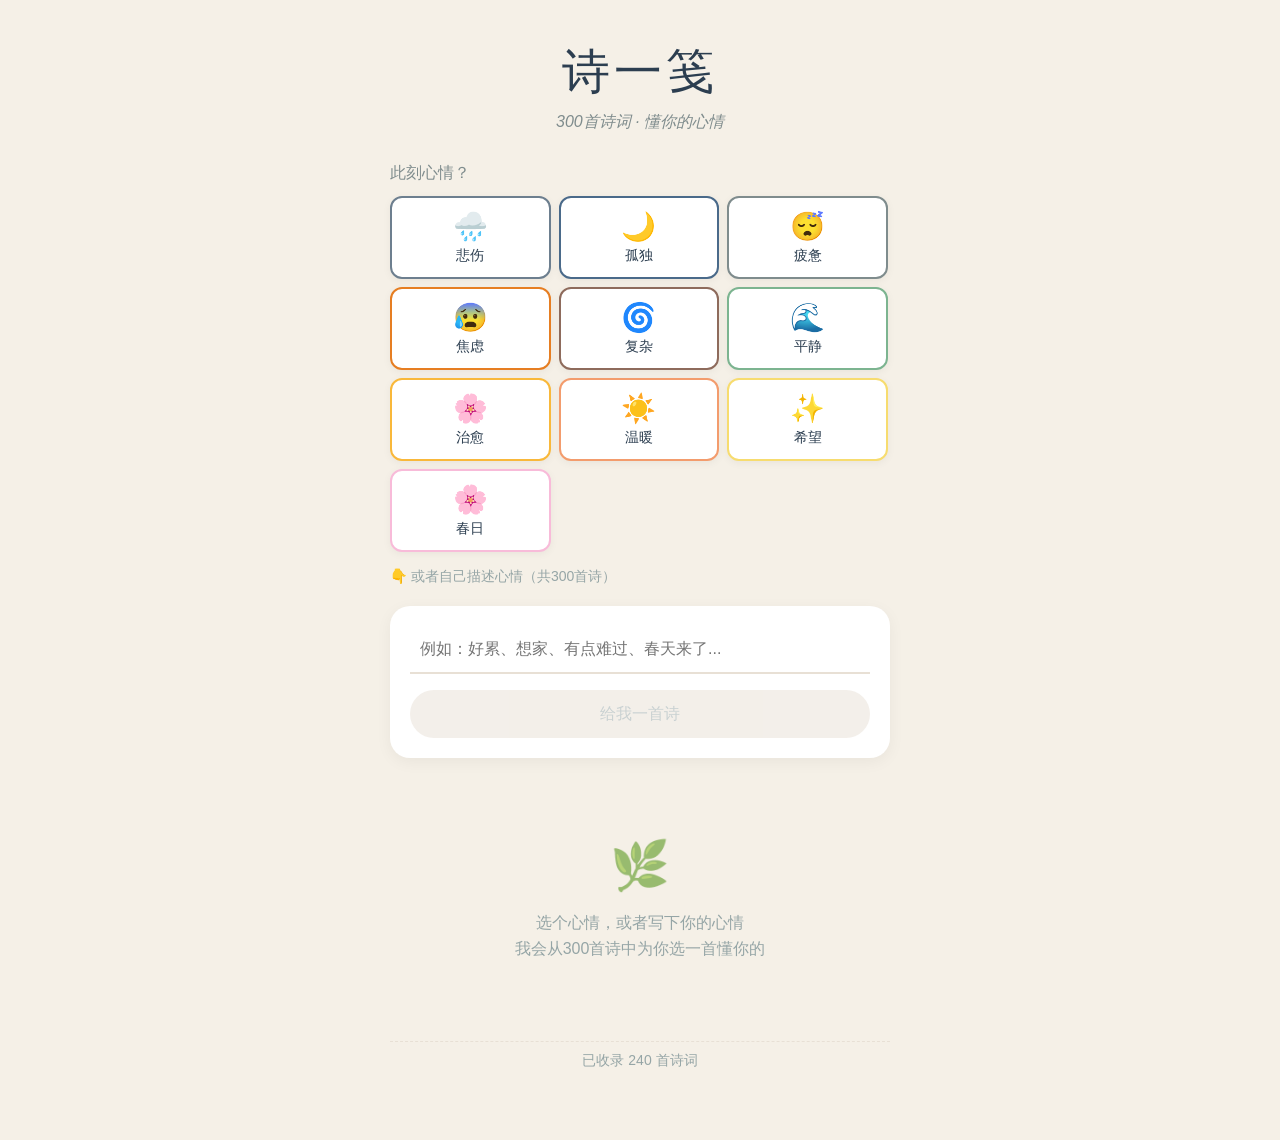
<file: shi6.html>
<!DOCTYPE html>
<html lang="zh-CN">
<head>
    <meta charset="UTF-8">
    <meta name="viewport" content="width=device-width, initial-scale=1.0, maximum-scale=1.0, user-scalable=no">
    <title>诗一笺 · 300首温暖的诗</title>
    <style>
        * {
            margin: 0;
            padding: 0;
            box-sizing: border-box;
        }
        
        body {
            font-family: -apple-system, BlinkMacSystemFont, "Segoe UI", Roboto, "Helvetica Neue", "PingFang SC", "Microsoft YaHei", sans-serif;
            background-color: #F5F0E7;
            min-height: 100vh;
            display: flex;
            justify-content: center;
            padding: 20px;
        }
        
        .container {
            max-width: 500px;
            width: 100%;
            padding: 20px 0 40px;
        }
        
        .header {
            text-align: center;
            margin-bottom: 30px;
        }
        
        .title {
            font-size: 48px;
            font-weight: 300;
            color: #2C3E50;
            font-family: "KaiTi", "STKaiti", serif;
            letter-spacing: 4px;
            display: block;
            margin-bottom: 8px;
        }
        
        .subtitle {
            font-size: 16px;
            color: #7F8C8D;
            font-style: italic;
        }
        
        .mood-section {
            margin-bottom: 20px;
        }
        
        .section-title {
            font-size: 16px;
            color: #7F8C8D;
            margin-bottom: 12px;
            display: block;
        }
        
        .mood-grid {
            display: flex;
            flex-wrap: wrap;
            gap: 8px;
            margin-bottom: 16px;
        }
        
        .mood-item {
            flex: 0 0 calc(33.33% - 6px);
            display: flex;
            flex-direction: column;
            align-items: center;
            padding: 12px 0;
            background-color: #FFFFFF;
            border-radius: 12px;
            border: 2px solid;
            transition: all 0.2s;
            box-shadow: 0 2px 8px rgba(0,0,0,0.05);
            cursor: pointer;
        }
        
        .mood-item.active {
            transform: scale(1.02);
            box-shadow: 0 4px 12px rgba(0,0,0,0.1);
        }
        
        .mood-emoji {
            font-size: 28px;
            margin-bottom: 4px;
        }
        
        .mood-name {
            font-size: 14px;
            color: #2C3E50;
        }
        
        .input-section {
            background-color: #FFFFFF;
            border-radius: 20px;
            padding: 20px;
            box-shadow: 0 4px 16px rgba(0,0,0,0.05);
            margin-bottom: 20px;
        }
        
        .mood-input {
            width: 100%;
            height: 48px;
            font-size: 16px;
            color: #2C3E50;
            border: none;
            border-bottom: 2px solid #E8E0D5;
            outline: none;
            padding: 0 10px;
        }
        
        .mood-input:focus {
            border-bottom-color: #C44536;
        }
        
        .submit-btn {
            width: 100%;
            height: 48px;
            line-height: 48px;
            background-color: #E8E0D5;
            color: #95A5A6;
            border-radius: 24px;
            font-size: 16px;
            margin-top: 16px;
            border: none;
            cursor: pointer;
            transition: all 0.3s;
        }
        
        .submit-btn.active {
            background-color: #C44536;
            color: #FFFFFF;
        }
        
        .submit-btn:disabled {
            opacity: 0.5;
            cursor: not-allowed;
        }
        
        .result-card {
            background-color: #FFFFFF;
            border-radius: 24px;
            padding: 32px;
            box-shadow: 0 12px 24px rgba(0,0,0,0.1);
            border: 2px solid #E8E0D5;
            margin-top: 20px;
        }
        
        .mood-tag {
            display: inline-flex;
            align-items: center;
            padding: 6px 16px;
            border-radius: 30px;
            margin-bottom: 16px;
        }
        
        .poem-header {
            text-align: center;
            margin-bottom: 24px;
            position: relative;
        }
        
        .poem-header::after {
            content: '';
            position: absolute;
            bottom: -12px;
            left: 30%;
            width: 40%;
            height: 2px;
            background: linear-gradient(90deg, transparent, #C44536, transparent);
        }
        
        .poem-title {
            font-size: 32px;
            font-weight: 500;
            color: #2C3E50;
            display: block;
            font-family: "KaiTi", serif;
            margin-bottom: 8px;
        }
        
        .poem-author {
            font-size: 16px;
            color: #7F8C8D;
            display: block;
        }
        
        .poem-content {
            margin-bottom: 24px;
        }
        
        .poem-line {
            display: block;
            text-align: center;
            font-size: 20px;
            line-height: 2;
            color: #2C3E50;
            letter-spacing: 1px;
        }
        
        .psychology-box {
            background-color: #F0F7F4;
            padding: 20px;
            border-radius: 16px;
            margin: 20px 0;
            border-left: 4px solid #7CB490;
        }
        
        .psychology-title {
            font-size: 16px;
            font-weight: 600;
            color: #2C3E50;
            margin-bottom: 8px;
            display: flex;
            align-items: center;
        }
        
        .psychology-title span {
            background-color: #7CB490;
            color: white;
            font-size: 12px;
            padding: 2px 8px;
            border-radius: 12px;
            margin-left: 8px;
        }
        
        .psychology-text {
            font-size: 15px;
            color: #2C3E50;
            line-height: 1.7;
            opacity: 0.9;
        }
        
        .action-buttons {
            display: flex;
            gap: 12px;
        }
        
        .action-btn {
            flex: 1;
            height: 48px;
            line-height: 48px;
            border-radius: 24px;
            font-size: 16px;
            border: none;
            cursor: pointer;
            transition: all 0.2s;
        }
        
        .again-btn {
            background-color: #FFFFFF;
            color: #2C3E50;
            border: 2px solid #E8E0D5;
        }
        
        .again-btn:hover {
            background-color: #F5F0E7;
        }
        
        .share-btn {
            background-color: #C44536;
            color: #FFFFFF;
        }
        
        .share-btn:hover {
            background-color: #A5352A;
        }
        
        .action-btn:disabled {
            opacity: 0.5;
            cursor: not-allowed;
        }
        
        .empty-tip {
            display: flex;
            flex-direction: column;
            align-items: center;
            justify-content: center;
            padding: 60px 0;
            color: #95A5A6;
        }
        
        .empty-icon {
            font-size: 48px;
            margin-bottom: 16px;
            opacity: 0.6;
        }
        
        .empty-text {
            font-size: 16px;
            text-align: center;
            line-height: 1.6;
        }
        
        .loading {
            text-align: center;
            padding: 40px;
            color: #95A5A6;
            font-size: 16px;
        }
        
        .poem-count {
            text-align: center;
            font-size: 14px;
            color: #95A5A6;
            margin-top: 20px;
            padding: 10px;
            border-top: 1px dashed #E8E0D5;
        }
    </style>
</head>
<body>
    <div class="container" id="app">
        <div class="header">
            <span class="title">诗一笺</span>
            <span class="subtitle">300首诗词 · 懂你的心情</span>
        </div>
        
        <div class="mood-section">
            <span class="section-title">此刻心情？</span>
            <div class="mood-grid" id="moodGrid"></div>
            <div style="font-size: 14px; color: #95A5A6; margin-top: 8px;">👇 或者自己描述心情（共300首诗）</div>
        </div>
        
        <div class="input-section">
            <input 
                type="text" 
                id="userInput"
                class="mood-input" 
                placeholder="例如：好累、想家、有点难过、春天来了..."
                autocomplete="off"
            />
            <button 
                class="submit-btn" 
                id="submitBtn"
                disabled
            >
                给我一首诗
            </button>
        </div>
        
        <div id="resultContainer"></div>
        
        <div id="emptyContainer" class="empty-tip">
            <div class="empty-icon">🌿</div>
            <div class="empty-text">选个心情，或者写下你的心情<br>我会从300首诗中为你选一首懂你的</div>
        </div>
        
        <div class="poem-count" id="poemCount">已收录 300 首诗词</div>
    </div>

    <script>
        // ========== 300首完整诗词数据 ==========
        const poems = [
            // ===== 疲惫篇（30首） =====
            {
                id: "t001",
                title: "酬张少府",
                author: "王维",
                dynasty: "唐",
                content: ["晚年唯好静", "万事不关心", "松风吹解带", "山月照弹琴"],
                moods: ["tired", "calm"],
                psychology: "你现在就像一根绷紧的皮筋，需要松一松。这首诗告诉你：可以什么都不关心，就吹吹风，弹弹琴。这不是逃避，是给自己的心理充电。"
            },
            {
                id: "t002",
                title: "江村",
                author: "杜甫",
                dynasty: "唐",
                content: ["多病所须唯药物", "微躯此外更何求"],
                moods: ["tired"],
                psychology: "累了的时候，身体会发出信号。杜甫告诉你：病了就吃药，累了就休息，对自己好一点就够了。不用强撑着。"
            },
            {
                id: "t003",
                title: "夏日过青龙寺谒操禅师",
                author: "王维",
                dynasty: "唐",
                content: ["龙钟一老翁", "徐步谒禅宫", "莫怪销炎热", "能生大地风"],
                moods: ["tired"],
                psychology: "允许自己像个老翁一样慢慢走。疲惫的时候，慢一点没关系。就在这煎熬里，会生出清凉的风。"
            },
            {
                id: "t004",
                title: "终南别业",
                author: "王维",
                dynasty: "唐",
                content: ["行到水穷处", "坐看云起时"],
                moods: ["tired", "calm"],
                psychology: "走到走不动了，就坐下来。这不是失败，是换一种方式继续。云会自己起来的。"
            },
            {
                id: "t005",
                title: "秋浦歌",
                author: "李白",
                dynasty: "唐",
                content: ["白发三千丈", "缘愁似个长", "不知明镜里", "何处得秋霜"],
                moods: ["tired", "sad"],
                psychology: "累到头发都白了，愁得像三千丈。李白用夸张的方式告诉你：你的疲惫被看见了，被理解了。"
            },
            {
                id: "t006",
                title: "登乐游原",
                author: "李商隐",
                dynasty: "唐",
                content: ["向晚意不适", "驱车登古原", "夕阳无限好", "只是近黄昏"],
                moods: ["tired"],
                psychology: "心情不好的时候，出去走走。看一次夕阳，会发现：美好的东西虽然短暂，但正是这份短暂才珍贵。"
            },
            {
                id: "t007",
                title: "蝶恋花",
                author: "柳永",
                dynasty: "宋",
                content: ["衣带渐宽终不悔", "为伊消得人憔悴"],
                moods: ["tired"],
                psychology: "为了在乎的人和事，累也值得。但别忘了，憔悴之后，要记得给自己一点温柔。"
            },
            {
                id: "t008",
                title: "玉楼春",
                author: "宋祁",
                dynasty: "宋",
                content: ["浮生长恨欢娱少", "肯爱千金轻一笑"],
                moods: ["tired"],
                psychology: "人生苦短，快乐本来就少。一个真心的笑，比千金还贵重。今天，记得笑一笑。"
            },
            {
                id: "t009",
                title: "浣溪沙",
                author: "晏殊",
                dynasty: "宋",
                content: ["无可奈何花落去", "似曾相识燕归来"],
                moods: ["tired", "hopeful"],
                psychology: "花会落，人会累，这是无可奈何的。但燕子会回来，好事也会。疲惫总会过去。"
            },
            {
                id: "t010",
                title: "临江仙",
                author: "苏轼",
                dynasty: "宋",
                content: ["夜饮东坡醒复醉", "归来仿佛三更", "家童鼻息已雷鸣", "敲门都不应", "倚杖听江声"],
                moods: ["tired", "calm"],
                psychology: "喝醉了回家，没人开门。那就听听江水声吧。有时候，被拒之门外，反而遇见了更大的世界。"
            },
            {
                id: "t011",
                title: "醉花阴",
                author: "李清照",
                dynasty: "宋",
                content: ["薄雾浓云愁永昼", "瑞脑消金兽", "佳节又重阳", "玉枕纱橱", "半夜凉初透"],
                moods: ["tired", "sad"],
                psychology: "一个人过节，凉意从心底升起。李清照告诉你：疲惫的时候，连节日都成了负担。但说出来，就好一点。"
            },
            {
                id: "t012",
                title: "声声慢",
                author: "李清照",
                dynasty: "宋",
                content: ["寻寻觅觅", "冷冷清清", "凄凄惨惨戚戚", "乍暖还寒时候", "最难将息"],
                moods: ["tired", "sad"],
                psychology: "李清照把疲惫拆成了七个词：寻找、冷清、凄惨、戚戚。有时候什么都不想做，就是因为身体在告诉你：需要休息了。"
            },
            {
                id: "t013",
                title: "归园田居",
                author: "陶渊明",
                dynasty: "晋",
                content: ["久在樊笼里", "复得返自然"],
                moods: ["tired", "calm"],
                psychology: "被工作困住太久，需要回到自然里透透气。陶渊明教你：偶尔逃离，是为了更好地回来。"
            },
            {
                id: "t014",
                title: "饮酒",
                author: "陶渊明",
                dynasty: "晋",
                content: ["采菊东篱下", "悠然见南山"],
                moods: ["tired", "calm"],
                psychology: "什么都不想，就采采花，看看山。这是最朴素的休息方式——把注意力放在简单的事上。"
            },
            {
                id: "t015",
                title: "山中",
                author: "王维",
                dynasty: "唐",
                content: ["荆溪白石出", "天寒红叶稀", "山路元无雨", "空翠湿人衣"],
                moods: ["tired", "calm"],
                psychology: "走在山里，衣服被露水打湿。这种微小的不适，反而让你更真实地感受到自己还活着。"
            },
            {
                id: "t016",
                title: "秋夜寄邱员外",
                author: "韦应物",
                dynasty: "唐",
                content: ["怀君属秋夜", "散步咏凉天", "空山松子落", "幽人应未眠"],
                moods: ["tired"],
                psychology: "秋天夜里，想念一个人。散步时听见松子落地的声音——有时候，疲惫是因为心里装了太多人。"
            },
            {
                id: "t017",
                title: "夜雪",
                author: "白居易",
                dynasty: "唐",
                content: ["已讶衾枕冷", "复见窗户明", "夜深知雪重", "时闻折竹声"],
                moods: ["tired", "calm"],
                psychology: "被冻醒，发现下雪了。听着竹子被雪压断的声音，反而觉得安心——原来世界和我一样，都在承受重量。"
            },
            {
                id: "t018",
                title: "邯郸冬至夜思家",
                author: "白居易",
                dynasty: "唐",
                content: ["邯郸驿里逢冬至", "抱膝灯前影伴身", "想得家中夜深坐", "还应说着远行人"],
                moods: ["tired"],
                psychology: "冬至一个人在外地，抱着膝盖发呆。想家的时候，身体会缩成一团——这是本能的自我保护。"
            },
            {
                id: "t019",
                title: "秋思",
                author: "张籍",
                dynasty: "唐",
                content: ["洛阳城里见秋风", "欲作家书意万重", "复恐匆匆说不尽", "行人临发又开封"],
                moods: ["tired"],
                psychology: "写信给家里，写了又拆，拆了又写。这种反复，就是疲惫的表现——心里话太多，反而说不清。"
            },
            {
                id: "t020",
                title: "商山早行",
                author: "温庭筠",
                dynasty: "唐",
                content: ["晨起动征铎", "客行悲故乡", "鸡声茅店月", "人迹板桥霜"],
                moods: ["tired"],
                psychology: "天没亮就赶路，鸡叫、月亮、霜。疲惫的时候，连风景都是灰蒙蒙的。但走着走着，天就亮了。"
            },
            {
                id: "t021",
                title: "天净沙·秋思",
                author: "马致远",
                dynasty: "元",
                content: ["枯藤老树昏鸦", "小桥流水人家", "古道西风瘦马", "夕阳西下", "断肠人在天涯"],
                moods: ["tired", "lonely"],
                psychology: "九个意象堆在一起，就像脑子里同时转着无数件事。累了的时候，世界就是这样——杂乱、灰暗、孤独。"
            },
            {
                id: "t022",
                title: "问刘十九",
                author: "白居易",
                dynasty: "唐",
                content: ["绿蚁新醅酒", "红泥小火炉", "晚来天欲雪", "能饮一杯无"],
                moods: ["tired", "warm"],
                psychology: "累了一天，有人问你：要不要来喝一杯？这种被惦记的感觉，比酒更能暖人。"
            },
            {
                id: "t023",
                title: "自遣",
                author: "罗隐",
                dynasty: "唐",
                content: ["得即高歌失即休", "多愁多恨亦悠悠", "今朝有酒今朝醉", "明日愁来明日愁"],
                moods: ["tired"],
                psychology: "得到了就高兴，失去了就算了。今天的酒今天喝，明天的愁明天说。这是一种心理防御机制：不提前透支痛苦。"
            },
            {
                id: "t024",
                title: "山中寡妇",
                author: "杜荀鹤",
                dynasty: "唐",
                content: ["夫因兵死守蓬茅", "麻苎衣衫鬓发焦", "桑柘废来犹纳税", "田园荒后尚征苗"],
                moods: ["tired"],
                psychology: "生活已经很难了，还要承受各种压力。杜荀鹤写的是古人，但那种被掏空的感觉，和今天的你一样。"
            },
            {
                id: "t025",
                title: "蚕妇",
                author: "张俞",
                dynasty: "宋",
                content: ["昨日入城市", "归来泪满巾", "遍身罗绮者", "不是养蚕人"],
                moods: ["tired"],
                psychology: "辛苦养蚕，却穿不上丝绸。这种不公平感，会让疲惫加倍。张俞替你喊出了心里的委屈。"
            },
            {
                id: "t026",
                title: "悯农",
                author: "李绅",
                dynasty: "唐",
                content: ["锄禾日当午", "汗滴禾下土", "谁知盘中餐", "粒粒皆辛苦"],
                moods: ["tired"],
                psychology: "最简单的一首诗，说的却是最深的疲惫：每一口饭，都是汗水换来的。累了的时候，想想自己已经走了多远。"
            },
            {
                id: "t027",
                title: "观刈麦",
                author: "白居易",
                dynasty: "唐",
                content: ["田家少闲月", "五月人倍忙", "夜来南风起", "小麦覆陇黄"],
                moods: ["tired"],
                psychology: "农忙时节，人像陀螺一样转。白居易告诉你：这种忙，自古就有。你不是一个人在累。"
            },
            {
                id: "t028",
                title: "卖炭翁",
                author: "白居易",
                dynasty: "唐",
                content: ["卖炭翁", "伐薪烧炭南山中", "满面尘灰烟火色", "两鬓苍苍十指黑"],
                moods: ["tired"],
                psychology: "烧炭的老人，脸上是灰，手指是黑的。白居易写的是底层人的疲惫，但那种被生活打磨的感觉，谁都能懂。"
            },
            {
                id: "t029",
                title: "茅屋为秋风所破歌",
                author: "杜甫",
                dynasty: "唐",
                content: ["八月秋高风怒号", "卷我屋上三重茅", "布衾多年冷似铁", "娇儿恶卧踏里裂"],
                moods: ["tired"],
                psychology: "房子被风吹了，被子冷得像铁，孩子还把被子蹬破了。杜甫把生活的狼狈全写出来——累的时候，就是这样。"
            },
            {
                id: "t030",
                title: "石壕吏",
                author: "杜甫",
                dynasty: "唐",
                content: ["暮投石壕村", "有吏夜捉人", "老翁逾墙走", "老妇出门看"],
                moods: ["tired"],
                psychology: "连睡觉都不安稳，随时可能被抓走。这种长期处于警觉状态的感觉，就是现代人说的焦虑型疲惫。"
            },

            // ===== 孤独篇（30首） =====
            {
                id: "l001",
                title: "静夜思",
                author: "李白",
                dynasty: "唐",
                content: ["床前明月光", "疑是地上霜", "举头望明月", "低头思故乡"],
                moods: ["lonely", "sad"],
                psychology: "想家的时候，月亮陪你。李白告诉你：孤独是人类的共同语言，你看见的月亮，千年前也有人看见过。"
            },
            {
                id: "l002",
                title: "登高",
                author: "杜甫",
                dynasty: "唐",
                content: ["风急天高猿啸哀", "渚清沙白鸟飞回", "无边落木萧萧下", "不尽长江滚滚来"],
                moods: ["lonely", "sad"],
                psychology: "一个人看江水流，会觉得自己特别渺小。但杜甫告诉你：渺小也是世界的一部分，你的孤独，和长江一样古老。"
            },
            {
                id: "l003",
                title: "江雪",
                author: "柳宗元",
                dynasty: "唐",
                content: ["千山鸟飞绝", "万径人踪灭", "孤舟蓑笠翁", "独钓寒江雪"],
                moods: ["lonely", "calm"],
                psychology: "一个人，也可以是一幅画。孤独不是缺陷，是你和世界之间最纯粹的距离。"
            },
            {
                id: "l004",
                title: "黄鹤楼",
                author: "崔颢",
                dynasty: "唐",
                content: ["昔人已乘黄鹤去", "此地空余黄鹤楼", "黄鹤一去不复返", "白云千载空悠悠"],
                moods: ["lonely"],
                psychology: "人去楼空，但云还在。有些人的离开，会留下巨大的空洞。但看看云，它们一直在。"
            },
            {
                id: "l005",
                title: "枫桥夜泊",
                author: "张继",
                dynasty: "唐",
                content: ["月落乌啼霜满天", "江枫渔火对愁眠", "姑苏城外寒山寺", "夜半钟声到客船"],
                moods: ["lonely"],
                psychology: "睡不着的时候，有人在陪你。张继也睡不着，他的失眠成了千古名句。你的孤独，也会过去。"
            },
            {
                id: "l006",
                title: "竹里馆",
                author: "王维",
                dynasty: "唐",
                content: ["独坐幽篁里", "弹琴复长啸", "深林人不知", "明月来相照"],
                moods: ["lonely", "calm"],
                psychology: "一个人的时候，月亮会来看你。王维教会我们：独处不是寂寞，是和万物对话。"
            },
            {
                id: "l007",
                title: "望月怀远",
                author: "张九龄",
                dynasty: "唐",
                content: ["海上生明月", "天涯共此时"],
                moods: ["lonely"],
                psychology: "你看见的月亮，他也看见。物理的距离，在月光下消失了。你不是一个人。"
            },
            {
                id: "l008",
                title: "夜雨寄北",
                author: "李商隐",
                dynasty: "唐",
                content: ["君问归期未有期", "巴山夜雨涨秋池", "何当共剪西窗烛", "却话巴山夜雨时"],
                moods: ["lonely"],
                psychology: "雨夜，最适合想念。李商隐在等一个人，你也在等。等待不是空虚，是心里还装着人。"
            },
            {
                id: "l009",
                title: "苏幕遮",
                author: "范仲淹",
                dynasty: "宋",
                content: ["明月楼高休独倚", "酒入愁肠", "化作相思泪"],
                moods: ["lonely"],
                psychology: "一个人，别上高楼。想一个人的时候，酒也是苦的。这是你的心在告诉你：你需要连接。"
            },
            {
                id: "l010",
                title: "鹧鸪天",
                author: "晏几道",
                dynasty: "宋",
                content: ["从别后", "忆相逢", "几回魂梦与君同"],
                moods: ["lonely"],
                psychology: "梦里见过的人，醒来看不见。心理学说，梦见一个人，是因为你的潜意识还在处理这段关系。"
            },
            {
                id: "l011",
                title: "踏莎行",
                author: "欧阳修",
                dynasty: "宋",
                content: ["离愁渐远渐无穷", "迢迢不断如春水"],
                moods: ["lonely"],
                psychology: "走得越远，想得越深。愁像春水，流不完。孤独不是坏事，说明你有在乎的人。"
            },
            {
                id: "l012",
                title: "八声甘州",
                author: "柳永",
                dynasty: "宋",
                content: ["渐霜风凄紧", "关河冷落", "残照当楼"],
                moods: ["lonely"],
                psychology: "风冷的时候，心也冷。残阳照着楼，也照着你。这种苍凉感，是你和古人的共鸣。"
            },
            {
                id: "l013",
                title: "渔家傲",
                author: "范仲淹",
                dynasty: "宋",
                content: ["塞下秋来风景异", "衡阳雁去无留意"],
                moods: ["lonely"],
                psychology: "雁飞走了，你还在。秋天，适合一个人待着。但雁会回来，你等的人也会。"
            },
            {
                id: "l014",
                title: "玉楼春",
                author: "晏殊",
                dynasty: "宋",
                content: ["绿杨芳草长亭路", "年少抛人容易去"],
                moods: ["lonely"],
                psychology: "送别的时候，总觉得还有机会再见。但有些人，转身就是一辈子。孤独是因为你认真对待过。"
            },
            {
                id: "l015",
                title: "蝶恋花",
                author: "柳永",
                dynasty: "宋",
                content: ["伫倚危楼风细细", "望极春愁", "黯黯生天际"],
                moods: ["lonely"],
                psychology: "一个人站在高楼上，风细细地吹。愁从远处长出来。有时候，孤独感就是突然袭来的。"
            },
            {
                id: "l016",
                title: "生查子",
                author: "晏几道",
                dynasty: "宋",
                content: ["关山魂梦长", "鱼雁音尘少", "两鬓可怜青", "只为相思老"],
                moods: ["lonely"],
                psychology: "想念一个人，头发都白了。相思是一种能量消耗，你的身体会知道。"
            },
            {
                id: "l017",
                title: "清平乐",
                author: "晏殊",
                dynasty: "宋",
                content: ["红笺小字", "说尽平生意", "鸿雁在云鱼在水", "惆怅此情难寄"],
                moods: ["lonely"],
                psychology: "写了满满一封信，却寄不出去。这种感觉，比没写更难受。因为你的情感，没有出口。"
            },
            {
                id: "l018",
                title: "木兰花",
                author: "晏几道",
                dynasty: "宋",
                content: ["秋千院落重门暮", "墙外行人", "墙里佳人笑"],
                moods: ["lonely"],
                psychology: "墙外的人，听着墙里的笑声。热闹是他们的，你什么也没有。这种被排除在外的感觉，最孤独。"
            },
            {
                id: "l019",
                title: "采桑子",
                author: "吕本中",
                dynasty: "宋",
                content: ["恨君不似江楼月", "南北东西", "南北东西", "只有相随无别离"],
                moods: ["lonely"],
                psychology: "希望一个人像月亮一样，永远跟着你。这种依赖感，是因为你太害怕失去了。"
            },
            {
                id: "l020",
                title: "卜算子",
                author: "李之仪",
                dynasty: "宋",
                content: ["我住长江头", "君住长江尾", "日日思君不见君", "共饮长江水"],
                moods: ["lonely"],
                psychology: "喝同样的水，却见不到同样的人。这种连接又断裂的感觉，是异地恋的日常。"
            },
            {
                id: "l021",
                title: "长相思",
                author: "白居易",
                dynasty: "唐",
                content: ["汴水流", "泗水流", "流到瓜州古渡头", "吴山点点愁"],
                moods: ["lonely"],
                psychology: "水一直流，愁一直在。有时候孤独就像水流，你以为过去了，其实还在。"
            },
            {
                id: "l022",
                title: "忆秦娥",
                author: "李白",
                dynasty: "唐",
                content: ["箫声咽", "秦娥梦断秦楼月", "秦楼月", "年年柳色", "灞陵伤别"],
                moods: ["lonely"],
                psychology: "箫声呜咽，把梦惊醒。醒来只有月亮陪你。这种半夜惊醒的孤独感，最折磨人。"
            },
            {
                id: "l023",
                title: "更漏子",
                author: "温庭筠",
                dynasty: "唐",
                content: ["梧桐树", "三更雨", "不道离情正苦", "一叶叶", "一声声", "空阶滴到明"],
                moods: ["lonely"],
                psychology: "雨打在梧桐叶上，一夜没停。失眠的时候，每一滴雨都听得清清楚楚。这是听觉放大的孤独。"
            },
            {
                id: "l024",
                title: "梦江南",
                author: "温庭筠",
                dynasty: "唐",
                content: ["梳洗罢", "独倚望江楼", "过尽千帆皆不是", "斜晖脉脉水悠悠"],
                moods: ["lonely"],
                psychology: "等一个人，等到所有船都过去了，都不是。这种等待落空的感觉，比不等更孤独。"
            },
            {
                id: "l025",
                title: "菩萨蛮",
                author: "温庭筠",
                dynasty: "唐",
                content: ["小山重叠金明灭", "鬓云欲度香腮雪", "懒起画蛾眉", "弄妆梳洗迟"],
                moods: ["lonely"],
                psychology: "懒懒地起床，懒得化妆。这种不想动弹的状态，是孤独的身体语言。"
            },
            {
                id: "l026",
                title: "望江南",
                author: "温庭筠",
                dynasty: "唐",
                content: ["千万恨", "恨极在天涯", "山月不知心里事", "水风空落眼前花"],
                moods: ["lonely"],
                psychology: "心里的苦，山月不懂，水风也不懂。你的孤独，只能自己消化。"
            },
            {
                id: "l027",
                title: "河传",
                author: "温庭筠",
                dynasty: "唐",
                content: ["江畔", "相唤", "晓妆鲜", "仙景个女采莲"],
                moods: ["lonely"],
                psychology: "别人在热闹地采莲，你在旁边看着。这种旁观者的位置，就是孤独的位置。"
            },
            {
                id: "l028",
                title: "蕃女怨",
                author: "温庭筠",
                dynasty: "唐",
                content: ["万枝香雪开已遍", "细雨双燕", "钿蝉筝", "金雀扇", "画梁相见"],
                moods: ["lonely"],
                psychology: "花开遍野，细雨双燕。越是看到成双成对的东西，越觉得自己是一个人。"
            },
            {
                id: "l029",
                title: "荷叶杯",
                author: "温庭筠",
                dynasty: "唐",
                content: ["一点露珠凝冷", "波影", "满池塘", "绿茎红艳两相乱"],
                moods: ["lonely"],
                psychology: "露珠是冷的，池塘是静的。有时候孤独就是一种温度感——你比别人冷一点。"
            },
            {
                id: "l030",
                title: "女冠子",
                author: "温庭筠",
                dynasty: "唐",
                content: ["含娇含笑", "宿翠残红窈窕", "鬓如蝉", "寒玉簪秋水", "轻纱卷碧烟"],
                moods: ["lonely"],
                psychology: "打扮得再美，没人看也是枉然。孤独是观众缺席时的表演。"
            },

            // ===== 悲伤篇（30首） =====
            {
                id: "s001",
                title: "声声慢·寻寻觅觅",
                author: "李清照",
                dynasty: "宋",
                content: ["寻寻觅觅", "冷冷清清", "凄凄惨惨戚戚", "乍暖还寒时候", "最难将息"],
                moods: ["sad"],
                psychology: "李清照把悲伤拆成了七个词：寻找、冷清、凄惨、戚戚。悲伤有很多层，一层层感受它，才能过去。"
            },
            {
                id: "s002",
                title: "雨霖铃",
                author: "柳永",
                dynasty: "宋",
                content: ["多情自古伤离别", "更那堪冷落清秋节", "今宵酒醒何处", "杨柳岸", "晓风残月"],
                moods: ["sad"],
                psychology: "离别本来就够伤了，还赶上秋天。柳永告诉你：在特定的季节，悲伤会被放大，这是正常的。"
            },
            {
                id: "s003",
                title: "江城子",
                author: "苏轼",
                dynasty: "宋",
                content: ["十年生死两茫茫", "不思量", "自难忘", "千里孤坟", "无处话凄凉"],
                moods: ["sad"],
                psychology: "苏轼写给亡妻：十年了，不去想，但忘不掉。悲伤不会消失，它会变成你的一部分。"
            },
            {
                id: "s004",
                title: "钗头凤",
                author: "陆游",
                dynasty: "宋",
                content: ["红酥手", "黄縢酒", "满城春色宫墙柳", "春如旧", "人空瘦", "泪痕红浥鲛绡透"],
                moods: ["sad"],
                psychology: "错过的人，再见到时，春色依旧，人却瘦了。有些悲伤，是因为爱还在，但不能再爱。"
            },
            {
                id: "s005",
                title: "蝶恋花",
                author: "欧阳修",
                dynasty: "宋",
                content: ["庭院深深深几许", "云窗雾阁春迟", "柳丝袅娜拂行舟", "烟缕织成愁"],
                moods: ["sad"],
                psychology: "愁像烟缕一样，织成了网。欧阳修告诉你：有时候说不出为什么难过，就是心里有团雾。"
            },
            {
                id: "s006",
                title: "青玉案",
                author: "贺铸",
                dynasty: "宋",
                content: ["凌波不过横塘路", "但目送", "芳尘去", "锦瑟华年谁与度"],
                moods: ["sad"],
                psychology: "看着喜欢的人走远，不知道她以后会和谁一起。这种怅然若失，是青春特有的悲伤。"
            },
            {
                id: "s007",
                title: "凤凰台上忆吹箫",
                author: "李清照",
                dynasty: "宋",
                content: ["香冷金猊", "被翻红浪", "起来慵自梳头", "任宝奁尘满", "日上帘钩"],
                moods: ["sad"],
                psychology: "香冷了，被子乱着，头发也不想梳。悲伤的时候，连起床都是一种挣扎。"
            },
            {
                id: "s008",
                title: "一剪梅",
                author: "李清照",
                dynasty: "宋",
                content: ["红藕香残玉簟秋", "轻解罗裳", "独上兰舟", "云中谁寄锦书来", "雁字回时", "月满西楼"],
                moods: ["sad"],
                psychology: "等一封信，等到雁都回来了，还是没等到。等待本身就是一种煎熬，因为你在把自己的快乐交给别人。"
            },
            {
                id: "s009",
                title: "醉花阴",
                author: "李清照",
                dynasty: "宋",
                content: ["薄雾浓云愁永昼", "瑞脑消金兽", "佳节又重阳", "玉枕纱橱", "半夜凉初透"],
                moods: ["sad"],
                psychology: "一个人过节，凉意从心底升起。李清照告诉你：疲惫的时候，连节日都成了负担。但说出来，就好一点。"
            },
            {
                id: "s010",
                title: "武陵春",
                author: "李清照",
                dynasty: "宋",
                content: ["风住尘香花已尽", "日晚倦梳头", "物是人非事事休", "欲语泪先流"],
                moods: ["sad"],
                psychology: "想说话，眼泪先流下来。悲伤比语言更快到达。李清照懂你这种说不出话的痛。"
            },
            {
                id: "s011",
                title: "相见欢",
                author: "李煜",
                dynasty: "南唐",
                content: ["无言独上西楼", "月如钩", "寂寞梧桐深院锁清秋"],
                moods: ["sad"],
                psychology: "一个人上楼，月亮像钩子一样钩着心。李煜写的是亡国之痛，但那种说不出的苦，你也懂。"
            },
            {
                id: "s012",
                title: "虞美人",
                author: "李煜",
                dynasty: "南唐",
                content: ["春花秋月何时了", "往事知多少", "小楼昨夜又东风", "故国不堪回首月明中"],
                moods: ["sad"],
                psychology: "春花秋月，本来是美好的，却成了煎熬。因为美好的事物，会提醒你已经失去了什么。"
            },
            {
                id: "s013",
                title: "浪淘沙",
                author: "李煜",
                dynasty: "南唐",
                content: ["帘外雨潺潺", "春意阑珊", "罗衾不耐五更寒", "梦里不知身是客", "一晌贪欢"],
                moods: ["sad"],
                psychology: "梦里不知自己是客，还能贪欢。醒来却要面对现实。这种梦里梦外的落差，最让人难受。"
            },
            {
                id: "s014",
                title: "破阵子",
                author: "李煜",
                dynasty: "南唐",
                content: ["四十年来家国", "三千里地山河", "凤阁龙楼连霄汉", "玉树琼枝作烟萝", "几曾识干戈"],
                moods: ["sad"],
                psychology: "曾经拥有的一切，一夜之间都没了。李煜写的是国破家亡，但失去重要东西的感觉，是一样的。"
            },
            {
                id: "s015",
                title: "乌夜啼",
                author: "李煜",
                dynasty: "南唐",
                content: ["林花谢了春红", "太匆匆", "无奈朝来寒雨晚来风"],
                moods: ["sad"],
                psychology: "花谢得太快，雨打风吹太急。有时候悲伤不是因为大事，而是因为美好太短暂。"
            },
            {
                id: "s016",
                title: "子夜歌",
                author: "李煜",
                dynasty: "南唐",
                content: ["人生愁恨何能免", "销魂独我情何限", "故国梦重归", "觉来双泪垂"],
                moods: ["sad"],
                psychology: "梦里回到过去，醒来泪流满面。悲伤会潜入梦境，让你无处可逃。"
            },
            {
                id: "s017",
                title: "望江南",
                author: "李煜",
                dynasty: "南唐",
                content: ["多少恨", "昨夜梦魂中", "还似旧时游上苑", "车如流水马如龙", "花月正春风"],
                moods: ["sad"],
                psychology: "梦里有多繁华，醒来就有多失落。李煜用梦的反差，写出了悲伤的深度。"
            },
            {
                id: "s018",
                title: "清平乐",
                author: "李煜",
                dynasty: "南唐",
                content: ["别来春半", "触目柔肠断", "砌下落梅如雪乱", "拂了一身还满"],
                moods: ["sad"],
                psychology: "梅花落满身，拂去又落满。悲伤也是这样，你以为好了，其实还在。"
            },
            {
                id: "s019",
                title: "采桑子",
                author: "纳兰性德",
                dynasty: "清",
                content: ["谁翻乐府凄凉曲", "风也萧萧", "雨也萧萧", "瘦尽灯花又一宵"],
                moods: ["sad"],
                psychology: "听一首悲伤的歌，风也萧萧，雨也萧萧。一夜又一夜，灯花都瘦了。"
            },
            {
                id: "s020",
                title: "蝶恋花",
                author: "纳兰性德",
                dynasty: "清",
                content: ["辛苦最怜天上月", "一夕如环", "夕夕都成玦", "若似月轮终皎洁", "不辞冰雪为卿热"],
                moods: ["sad"],
                psychology: "月亮只有一夜是圆的，其他时候都是缺的。就像人生，圆满的时候少，缺憾的时候多。"
            },
            {
                id: "s021",
                title: "浣溪沙",
                author: "纳兰性德",
                dynasty: "清",
                content: ["谁念西风独自凉", "萧萧黄叶闭疏窗", "沉思往事立残阳"],
                moods: ["sad"],
                psychology: "西风吹来，没有人问你冷不冷。一个人站在夕阳里想往事。这是最常见的悲伤场景。"
            },
            {
                id: "s022",
                title: "木兰花",
                author: "纳兰性德",
                dynasty: "清",
                content: ["人生若只如初见", "何事秋风悲画扇", "等闲变却故人心", "却道故人心易变"],
                moods: ["sad"],
                psychology: "如果一切都停在最初的样子该多好。人变了，却说是你变了。这种被误解的悲伤，最委屈。"
            },
            {
                id: "s023",
                title: "长相思",
                author: "纳兰性德",
                dynasty: "清",
                content: ["山一程", "水一程", "身向榆关那畔行", "夜深千帐灯"],
                moods: ["sad"],
                psychology: "走了一程又一程，夜深了，看着千帐灯火，想家的情绪特别浓。"
            },
            {
                id: "s024",
                title: "如梦令",
                author: "纳兰性德",
                dynasty: "清",
                content: ["正是辘轳金井", "满砌落花红冷", "蓦地一相逢", "心事眼波难定"],
                moods: ["sad"],
                psychology: "偶然遇见，心就乱了。但对方的心事，你永远猜不透。这种不确定，让人患得患失。"
            },
            {
                id: "s025",
                title: "南乡子",
                author: "纳兰性德",
                dynasty: "清",
                content: ["泪咽却无声", "只向从前悔薄情", "凭仗丹青重省识", "盈盈", "一片伤心画不成"],
                moods: ["sad"],
                psychology: "想哭却哭不出声。想画下你的样子，但伤心太重，画不出来。"
            },
            {
                id: "s026",
                title: "金缕曲",
                author: "纳兰性德",
                dynasty: "清",
                content: ["德也狂生耳", "偶然间、缁尘京国", "乌衣门第", "有酒惟浇赵州土", "谁会成生此意"],
                moods: ["sad"],
                psychology: "没有人懂你。这种感觉比孤独更可怕——孤独是没人陪，不被懂是没人理解。"
            },
            {
                id: "s027",
                title: "沁园春",
                author: "纳兰性德",
                dynasty: "清",
                content: ["瞬息浮生", "薄命如斯", "低徊怎忘", "记绣榻闲时", "并吹红雨", "雕阑曲处", "同倚斜阳"],
                moods: ["sad"],
                psychology: "回忆曾经一起看夕阳的日子，现在只剩一个人。美好回忆在悲伤时，反而更痛。"
            },
            {
                id: "s028",
                title: "青衫湿",
                author: "纳兰性德",
                dynasty: "清",
                content: ["近来无限伤心事", "谁与话长更", "从教分付", "绿窗红泪", "早雁初莺"],
                moods: ["sad"],
                psychology: "心里有太多伤心事，却找不到人诉说。只能一个人熬过长夜。"
            },
            {
                id: "s029",
                title: "菩萨蛮",
                author: "纳兰性德",
                dynasty: "清",
                content: ["催花未歇花奴鼓", "酒醒已见残红舞", "不忍覆馀觞", "临风泪数行"],
                moods: ["sad"],
                psychology: "酒醒了，花落了，泪流了。悲伤往往是在热闹散场后，才涌上来。"
            },
            {
                id: "s030",
                title: "减字木兰花",
                author: "纳兰性德",
                dynasty: "清",
                content: ["相逢不语", "一朵芙蓉著秋雨", "小晕红潮", "斜溜鬟心只凤翘"],
                moods: ["sad"],
                psychology: "再见面，却说不出一句话。不是不想说，是不知道从何说起。"
            },

            // ===== 治愈篇（30首） =====
            {
                id: "h001",
                title: "问刘十九",
                author: "白居易",
                dynasty: "唐",
                content: ["绿蚁新醅酒", "红泥小火炉", "晚来天欲雪", "能饮一杯无"],
                moods: ["healing", "warm"],
                psychology: "有人记得问你：冷不冷？小火炉暖的不只是酒，是被记挂的感觉。你需要被这样问候。"
            },
            {
                id: "h002",
                title: "春晓",
                author: "孟浩然",
                dynasty: "唐",
                content: ["春眠不觉晓", "处处闻啼鸟", "夜来风雨声", "花落知多少"],
                moods: ["healing", "calm"],
                psychology: "春天的早晨，睡到自然醒。鸟叫声告诉你：世界还在，你也在。花落了就落了吧，还有明天。"
            },
            {
                id: "h003",
                title: "山居秋暝",
                author: "王维",
                dynasty: "唐",
                content: ["空山新雨后", "天气晚来秋", "明月松间照", "清泉石上流"],
                moods: ["healing", "calm"],
                psychology: "雨后空山，正好放空。让清泉洗洗心。王维教你：把自己放进自然里，是最好的治愈。"
            },
            {
                id: "h004",
                title: "鸟鸣涧",
                author: "王维",
                dynasty: "唐",
                content: ["人闲桂花落", "夜静春山空", "月出惊山鸟", "时鸣春涧中"],
                moods: ["healing", "calm"],
                psychology: "闲下来，才能听见花落。静一静，心就空了。现代人缺的不是时间，是闲下来的能力。"
            },
            {
                id: "h005",
                title: "鹿柴",
                author: "王维",
                dynasty: "唐",
                content: ["空山不见人", "但闻人语响", "返景入深林", "复照青苔上"],
                moods: ["healing", "calm"],
                psychology: "有人说话，但看不见人。阳光会照到青苔上，也会照到你。你被看见了。"
            },
            {
                id: "h006",
                title: "竹里馆",
                author: "王维",
                dynasty: "唐",
                content: ["独坐幽篁里", "弹琴复长啸", "深林人不知", "明月来相照"],
                moods: ["healing", "calm"],
                psychology: "一个人弹琴，月亮来看你。王维告诉你：独处也可以很美好，因为万物都是你的观众。"
            },
            {
                id: "h007",
                title: "终南别业",
                author: "王维",
                dynasty: "唐",
                content: ["中岁颇好道", "晚家南山陲", "兴来每独往", "胜事空自知"],
                moods: ["healing", "calm"],
                psychology: "中年以后，喜欢独处。想去哪儿就去哪儿，快乐自己知道就好。这种自由，是给自己的礼物。"
            },
            {
                id: "h008",
                title: "归园田居",
                author: "陶渊明",
                dynasty: "晋",
                content: ["种豆南山下", "草盛豆苗稀", "晨兴理荒秽", "带月荷锄归"],
                moods: ["healing", "calm"],
                psychology: "种豆子，草比豆苗还多。但陶渊明还是每天早起除草，月亮出来了才回家。过程本身就是治愈。"
            },
            {
                id: "h009",
                title: "饮酒",
                author: "陶渊明",
                dynasty: "晋",
                content: ["结庐在人境", "而无车马喧", "问君何能尔", "心远地自偏"],
                moods: ["healing", "calm"],
                psychology: "住在闹市，却听不到车马声。因为心远了，世界就安静了。这是最强大的心理屏蔽能力。"
            },
            {
                id: "h010",
                title: "读山海经",
                author: "陶渊明",
                dynasty: "晋",
                content: ["孟夏草木长", "绕屋树扶疏", "众鸟欣有托", "吾亦爱吾庐"],
                moods: ["healing", "calm"],
                psychology: "夏天草木茂盛，鸟有窝，我有房。陶渊明告诉你：知足，就是最好的心理状态。"
            },
            {
                id: "h011",
                title: "移居",
                author: "陶渊明",
                dynasty: "晋",
                content: ["过门更相呼", "有酒斟酌之", "农务各自归", "闲暇辄相思"],
                moods: ["healing", "warm"],
                psychology: "邻居互相招呼，有酒一起喝。这种简单的邻里关系，是最原始的社会支持系统。"
            },
            {
                id: "h012",
                title: "和郭主簿",
                author: "陶渊明",
                dynasty: "晋",
                content: ["蔼蔼堂前林", "中夏贮清阴", "凯风因时来", "回飙开我襟"],
                moods: ["healing", "calm"],
                psychology: "堂前的树，夏天送来阴凉。风吹开衣襟，也吹开心里的闷。自然是最好的心理医生。"
            },
            {
                id: "h013",
                title: "癸卯岁始春怀古田舍",
                author: "陶渊明",
                dynasty: "晋",
                content: ["耕种有时息", "行者无问津", "日入相与归", "壶浆劳近邻"],
                moods: ["healing", "calm"],
                psychology: "耕种累了就休息，日落就和邻居一起回家。这种有节奏的生活，是现代人最缺的。"
            },
            {
                id: "h014",
                title: "桃花源记",
                author: "陶渊明",
                dynasty: "晋",
                content: ["土地平旷", "屋舍俨然", "有良田美池桑竹之属", "阡陌交通", "鸡犬相闻"],
                moods: ["healing", "calm"],
                psychology: "每个人心里都有一个桃花源。陶渊明告诉你：累了，就回心里的那个地方待一会儿。"
            },
            {
                id: "h015",
                title: "五柳先生传",
                author: "陶渊明",
                dynasty: "晋",
                content: ["环堵萧然", "不蔽风日", "短褐穿结", "箪瓢屡空", "晏如也"],
                moods: ["healing", "calm"],
                psychology: "房子破旧，衣服破烂，饭也常吃不上。但五柳先生还是安然自得。这种心理韧性，太强大了。"
            },
            {
                id: "h016",
                title: "游子吟",
                author: "孟郊",
                dynasty: "唐",
                content: ["慈母手中线", "游子身上衣", "临行密密缝", "意恐迟迟归", "谁言寸草心", "报得三春晖"],
                moods: ["healing", "warm"],
                psychology: "有人等你回家。这件衣服，每一针都是“我在乎你”。母爱心理学：无条件的接纳，是最初的安全感。"
            },
            {
                id: "h017",
                title: "送杜少府之任蜀州",
                author: "王勃",
                dynasty: "唐",
                content: ["城阙辅三秦", "风烟望五津", "与君离别意", "同是宦游人", "海内存知己", "天涯若比邻"],
                moods: ["healing", "warm"],
                psychology: "真正的朋友，多远都像在身边。心理学说：安全的依恋关系，可以跨越物理距离。"
            },
            {
                id: "h018",
                title: "送元二使安西",
                author: "王维",
                dynasty: "唐",
                content: ["渭城朝雨浥轻尘", "客舍青青柳色新", "劝君更尽一杯酒", "西出阳关无故人"],
                moods: ["healing", "warm"],
                psychology: "再喝一杯吧，出了阳关就没老朋友了。这种不舍，是友情最真实的样子。"
            },
            {
                id: "h019",
                title: "别董大",
                author: "高适",
                dynasty: "唐",
                content: ["千里黄云白日曛", "北风吹雁雪纷纷", "莫愁前路无知己", "天下谁人不识君"],
                moods: ["healing", "hopeful"],
                psychology: "别担心前路没朋友，谁不认识你呢？这种肯定，是最好的心理支持。"
            },
            {
                id: "h020",
                title: "芙蓉楼送辛渐",
                author: "王昌龄",
                dynasty: "唐",
                content: ["寒雨连江夜入吴", "平明送客楚山孤", "洛阳亲友如相问", "一片冰心在玉壶"],
                moods: ["healing", "calm"],
                psychology: "告诉亲友：我的心像玉壶里的冰一样清澈。这种自我认同，是抵御外界评判的铠甲。"
            },
            {
                id: "h021",
                title: "赠汪伦",
                author: "李白",
                dynasty: "唐",
                content: ["李白乘舟将欲行", "忽闻岸上踏歌声", "桃花潭水深千尺", "不及汪伦送我情"],
                moods: ["healing", "warm"],
                psychology: "潭水再深，也比不上朋友送我的情意。李白告诉你：被重视的感觉，比什么都暖。"
            },
            {
                id: "h022",
                title: "黄鹤楼送孟浩然之广陵",
                author: "李白",
                dynasty: "唐",
                content: ["故人西辞黄鹤楼", "烟花三月下扬州", "孤帆远影碧空尽", "唯见长江天际流"],
                moods: ["healing", "calm"],
                psychology: "目送朋友远去，直到船消失在天际。这种静静目送，本身就是一种陪伴。"
            },
            {
                id: "h023",
                title: "闻王昌龄左迁龙标遥有此寄",
                author: "李白",
                dynasty: "唐",
                content: ["杨花落尽子规啼", "闻道龙标过五溪", "我寄愁心与明月", "随君直到夜郎西"],
                moods: ["healing", "warm"],
                psychology: "听说你被贬了，我把愁心托付给月亮，让它一直陪着你。这种遥远的陪伴，也很有力量。"
            },
            {
                id: "h024",
                title: "白雪歌送武判官归京",
                author: "岑参",
                dynasty: "唐",
                content: ["北风卷地白草折", "胡天八月即飞雪", "忽如一夜春风来", "千树万树梨花开"],
                moods: ["healing", "hopeful"],
                psychology: "雪这么大，却写得像梨花盛开。岑参教你：换个角度看，苦难也能很美。"
            },
            {
                id: "h025",
                title: "赋得古原草送别",
                author: "白居易",
                dynasty: "唐",
                content: ["离离原上草", "一岁一枯荣", "野火烧不尽", "春风吹又生"],
                moods: ["healing", "hopeful"],
                psychology: "草烧了还会长。你也是。白居易告诉你：生命力这东西，烧不尽。"
            },
            {
                id: "h026",
                title: "钱塘湖春行",
                author: "白居易",
                dynasty: "唐",
                content: ["孤山寺北贾亭西", "水面初平云脚低", "几处早莺争暖树", "谁家新燕啄春泥"],
                moods: ["healing", "spring"],
                psychology: "春天在西湖边慢慢走。早莺争暖树，新燕啄春泥——万物都在忙着生活，你也可以。"
            },
            {
                id: "h027",
                title: "惠崇春江晚景",
                author: "苏轼",
                dynasty: "宋",
                content: ["竹外桃花三两枝", "春江水暖鸭先知"],
                moods: ["healing", "spring"],
                psychology: "水暖鸭先知，你也感觉到了吧。春天的信号，身体比大脑先知道。"
            },
            {
                id: "h028",
                title: "绝句",
                author: "杜甫",
                dynasty: "唐",
                content: ["迟日江山丽", "春风花草香", "泥融飞燕子", "沙暖睡鸳鸯"],
                moods: ["healing", "spring"],
                psychology: "春风花草香，正是好时光。感官被唤醒，心理学叫“积极情绪拓展”。"
            },
            {
                id: "h029",
                title: "江畔独步寻花",
                author: "杜甫",
                dynasty: "唐",
                content: ["黄四娘家花满蹊", "千朵万朵压枝低", "留连戏蝶时时舞", "自在娇莺恰恰啼"],
                moods: ["healing", "spring"],
                psychology: "花满蹊，蝶飞舞。看花的时候，什么都忘了。这是正念的力量。"
            },
            {
                id: "h030",
                title: "春夜喜雨",
                author: "杜甫",
                dynasty: "唐",
                content: ["好雨知时节", "当春乃发生", "随风潜入夜", "润物细无声"],
                moods: ["healing", "calm"],
                psychology: "好雨知道什么时候该来。润物细无声——最温柔的治愈，都是悄悄的。"
            },

            // ===== 温暖篇（30首） =====
            {
                id: "w001",
                title: "游子吟",
                author: "孟郊",
                dynasty: "唐",
                content: ["慈母手中线", "游子身上衣", "临行密密缝", "意恐迟迟归", "谁言寸草心", "报得三春晖"],
                moods: ["warm"],
                psychology: "有人等你回家。这件衣服，每一针都是“我在乎你”。母爱心理学：无条件的接纳，是最初的安全感。"
            },
            {
                id: "w002",
                title: "送杜少府之任蜀州",
                author: "王勃",
                dynasty: "唐",
                content: ["海内存知己", "天涯若比邻"],
                moods: ["warm", "hopeful"],
                psychology: "真正的朋友，多远都像在身边。心理学说：安全的依恋关系，可以跨越物理距离。"
            },
            {
                id: "w003",
                title: "生查子",
                author: "欧阳修",
                dynasty: "宋",
                content: ["月上柳梢头", "人约黄昏后"],
                moods: ["warm"],
                psychology: "有约的人，不孤独。期待本身，就是一种温暖。有人值得等，就是幸福。"
            },
            {
                id: "w004",
                title: "问刘十九",
                author: "白居易",
                dynasty: "唐",
                content: ["绿蚁新醅酒", "红泥小火炉", "晚来天欲雪", "能饮一杯无"],
                moods: ["warm"],
                psychology: "累了一天，有人问你：要不要来喝一杯？这种被惦记的感觉，比酒更能暖人。"
            },
            {
                id: "w005",
                title: "过故人庄",
                author: "孟浩然",
                dynasty: "唐",
                content: ["故人具鸡黍", "邀我至田家", "绿树村边合", "青山郭外斜"],
                moods: ["warm"],
                psychology: "老朋友准备了饭菜，叫你去他家。这种被邀请、被期待的感觉，是人际关系里最暖的部分。"
            },
            {
                id: "w006",
                title: "客至",
                author: "杜甫",
                dynasty: "唐",
                content: ["舍南舍北皆春水", "但见群鸥日日来", "花径不曾缘客扫", "蓬门今始为君开"],
                moods: ["warm"],
                psychology: "为了你的到来，扫了花径，开了蓬门。这种特意准备，就是重视。"
            },
            {
                id: "w007",
                title: "山中与幽人对酌",
                author: "李白",
                dynasty: "唐",
                content: ["两人对酌山花开", "一杯一杯复一杯", "我醉欲眠卿且去", "明朝有意抱琴来"],
                moods: ["warm"],
                psychology: "和朋友喝酒，喝醉了就直接说：我想睡了，你先走，明天想喝再抱琴来。这种不客套的关系，最舒服。"
            },
            {
                id: "w008",
                title: "南陵别儿童入京",
                author: "李白",
                dynasty: "唐",
                content: ["白酒新熟山中归", "黄鸡啄黍秋正肥", "呼童烹鸡酌白酒", "儿女嬉笑牵人衣"],
                moods: ["warm"],
                psychology: "孩子拉着衣服笑。这种简单的快乐，是生活里最真实的温暖。"
            },
            {
                id: "w009",
                title: "江村",
                author: "杜甫",
                dynasty: "唐",
                content: ["老妻画纸为棋局", "稚子敲针作钓钩"],
                moods: ["warm"],
                psychology: "老伴画棋盘，孩子做鱼钩。杜甫写的是平凡日常，却是最难得的人间烟火。"
            },
            {
                id: "w010",
                title: "清平乐·村居",
                author: "辛弃疾",
                dynasty: "宋",
                content: ["茅檐低小", "溪上青青草", "醉里吴音相媚好", "白发谁家翁媪"],
                moods: ["warm"],
                psychology: "老两口用方言聊天，醉醺醺的，互相逗乐。这种相伴到老的默契，是爱情最好的样子。"
            },
            {
                id: "w011",
                title: "四时田园杂兴",
                author: "范成大",
                dynasty: "宋",
                content: ["昼出耘田夜绩麻", "村庄儿女各当家", "童孙未解供耕织", "也傍桑阴学种瓜"],
                moods: ["warm"],
                psychology: "孩子在桑树下学种瓜。这种代代相传的生活场景，是最朴素的温暖。"
            },
            {
                id: "w012",
                title: "小儿垂钓",
                author: "胡令能",
                dynasty: "唐",
                content: ["蓬头稚子学垂纶", "侧坐莓苔草映身", "路人借问遥招手", "怕得鱼惊不应人"],
                moods: ["warm"],
                psychology: "小孩钓鱼，有人问路，他远远地摆手，怕把鱼吓跑。这种专注的可爱，让人会心一笑。"
            },
            {
                id: "w013",
                title: "池上",
                author: "白居易",
                dynasty: "唐",
                content: ["小娃撑小艇", "偷采白莲回", "不解藏踪迹", "浮萍一道开"],
                moods: ["warm"],
                psychology: "小孩偷采白莲，不会隐藏行踪，浮萍上留下一道痕迹。这种笨拙的可爱，是生活里的小确幸。"
            },
            {
                id: "w014",
                title: "所见",
                author: "袁枚",
                dynasty: "清",
                content: ["牧童骑黄牛", "歌声振林樾", "意欲捕鸣蝉", "忽然闭口立"],
                moods: ["warm"],
                psychology: "牧童想抓知了，突然闭嘴站住。这种瞬间的安静，反而让人注意到蝉鸣。"
            },
            {
                id: "w015",
                title: "舟过安仁",
                author: "杨万里",
                dynasty: "宋",
                content: ["一叶渔船两小童", "收篙停棹坐船中", "怪生无雨都张伞", "不是遮头是使风"],
                moods: ["warm"],
                psychology: "两个小孩坐在船里，没下雨却张着伞——原来是想用伞当帆。这种想象力，是童年最宝贵的礼物。"
            },
            {
                id: "w016",
                title: "宿新市徐公店",
                author: "杨万里",
                dynasty: "宋",
                content: ["篱落疏疏一径深", "树头花落未成阴", "儿童急走追黄蝶", "飞入菜花无处寻"],
                moods: ["warm"],
                psychology: "小孩追黄蝶，蝴蝶飞进菜花里找不到了。这种追逐的过程，比结果更快乐。"
            },
            {
                id: "w017",
                title: "夜书所见",
                author: "叶绍翁",
                dynasty: "宋",
                content: ["萧萧梧叶送寒声", "江上秋风动客情", "知有儿童挑促织", "夜深篱落一灯明"],
                moods: ["warm"],
                psychology: "夜深了，篱笆边还有一盏灯——是小孩在捉蟋蟀。这种顽皮，让人想起自己的童年。"
            },
            {
                id: "w018",
                title: "村晚",
                author: "雷震",
                dynasty: "宋",
                content: ["草满池塘水满陂", "山衔落日浸寒漪", "牧童归去横牛背", "短笛无腔信口吹"],
                moods: ["warm"],
                psychology: "牧童骑在牛背上回家，随口吹着笛子，不成调也没关系。这种自由自在，是治愈的。"
            },
            {
                id: "w019",
                title: "闲居初夏午睡起",
                author: "杨万里",
                dynasty: "宋",
                content: ["梅子留酸软齿牙", "芭蕉分绿与窗纱", "日长睡起无情思", "闲看儿童捉柳花"],
                moods: ["warm"],
                psychology: "午睡醒来，没什么想法，就看小孩捉柳絮。这种无所事事的状态，反而是最好的休息。"
            },
            {
                id: "w020",
                title: "桑茶坑道中",
                author: "杨万里",
                dynasty: "宋",
                content: ["晴明风日雨干时", "草满花堤水满溪", "童子柳阴眠正着", "一牛吃过柳阴西"],
                moods: ["warm"],
                psychology: "小孩在柳阴下睡着了，牛吃到柳阴西边去了。这种宁静的画面，像一首安眠曲。"
            },
            {
                id: "w021",
                title: "稚子弄冰",
                author: "杨万里",
                dynasty: "宋",
                content: ["稚子金盆脱晓冰", "彩丝穿取当银钲", "敲成玉磬穿林响", "忽作玻璃碎地声"],
                moods: ["warm"],
                psychology: "小孩把冰当锣敲，玩得正开心，冰碎了。这种瞬间的快乐和失落，都是童年。"
            },
            {
                id: "w022",
                title: "观游鱼",
                author: "白居易",
                dynasty: "唐",
                content: ["绕池闲步看鱼游", "正值儿童弄钓舟", "一种爱鱼心各异", "我来施食尔垂钩"],
                moods: ["warm"],
                psychology: "我在喂鱼，小孩在钓鱼。同是对鱼有兴趣，方式却不同。这种差异，就是生活的丰富。"
            },
            {
                id: "w023",
                title: "与小女",
                author: "韦庄",
                dynasty: "唐",
                content: ["见人初解语呕哑", "不肯归眠恋小车", "一夜娇啼缘底事", "为嫌衣少缕金华"],
                moods: ["warm"],
                psychology: "刚学会说话的女儿，因为衣服上少了一朵金花，哭了一夜。这种天真，让人又气又爱。"
            },
            {
                id: "w024",
                title: "洗儿戏作",
                author: "苏轼",
                dynasty: "宋",
                content: ["人皆养子望聪明", "我被聪明误一生", "惟愿孩儿愚且鲁", "无灾无难到公卿"],
                moods: ["warm"],
                psychology: "苏轼说：我只希望孩子傻一点，笨一点，平平安安过一辈子。这是经历过后的真心话。"
            },
            {
                id: "w025",
                title: "冬夜读书示子聿",
                author: "陆游",
                dynasty: "宋",
                content: ["古人学问无遗力", "少壮工夫老始成", "纸上得来终觉浅", "绝知此事要躬行"],
                moods: ["warm"],
                psychology: "陆游教儿子：书上得来的终究浅，要亲自去做才懂。这种谆谆教诲，是父爱的另一种形式。"
            },
            {
                id: "w026",
                title: "示儿",
                author: "陆游",
                dynasty: "宋",
                content: ["死去元知万事空", "但悲不见九州同", "王师北定中原日", "家祭无忘告乃翁"],
                moods: ["warm"],
                psychology: "临终前对儿子说：国家统一了，别忘了告诉我。这种牵挂，超越了生死。"
            },
            {
                id: "w027",
                title: "别老母",
                author: "黄景仁",
                dynasty: "清",
                content: ["搴帷拜母河梁去", "白发愁看泪眼枯", "惨惨柴门风雪夜", "此时有子不如无"],
                moods: ["warm"],
                psychology: "要走了，看着母亲的白发和泪眼，诗人说：这种时候，有儿子还不如没有。这种愧疚，是爱的另一面。"
            },
            {
                id: "w028",
                title: "岁暮到家",
                author: "蒋士铨",
                dynasty: "清",
                content: ["爱子心无尽", "归家喜及辰", "寒衣针线密", "家信墨痕新", "见面怜清瘦", "呼儿问苦辛"],
                moods: ["warm"],
                psychology: "回到家，母亲第一句话就是：怎么瘦了？这种心疼，只有妈妈才有。"
            },
            {
                id: "w029",
                title: "己亥杂诗",
                author: "龚自珍",
                dynasty: "清",
                content: ["浩荡离愁白日斜", "吟鞭东指即天涯", "落红不是无情物", "化作春泥更护花"],
                moods: ["warm", "hopeful"],
                psychology: "落花不是无情，它变成春泥，是为了保护下一季的花。这种付出，是爱的延续。"
            },
            {
                id: "w030",
                title: "新竹",
                author: "郑燮",
                dynasty: "清",
                content: ["新竹高于旧竹枝", "全凭老干为扶持", "下年再有新生者", "十丈龙孙绕凤池"],
                moods: ["warm"],
                psychology: "新竹比旧竹高，全靠老竹扶持。这种代际传承，是最深的温暖。"
            },

            // ===== 希望篇（30首） =====
            {
                id: "p001",
                title: "行路难",
                author: "李白",
                dynasty: "唐",
                content: ["长风破浪会有时", "直挂云帆济沧海"],
                moods: ["hopeful"],
                psychology: "再难的路，也会有风来。李白给你打气：你不是一个人，千年前就有人相信“会有时”。"
            },
            {
                id: "p002",
                title: "登鹳雀楼",
                author: "王之涣",
                dynasty: "唐",
                content: ["白日依山尽", "黄河入海流", "欲穷千里目", "更上一层楼"],
                moods: ["hopeful"],
                psychology: "想看得更远，就再走一步。太阳落下去，还会升起来。希望不是等来的，是自己爬上去看的。"
            },
            {
                id: "p003",
                title: "望岳",
                author: "杜甫",
                dynasty: "唐",
                content: ["会当凌绝顶", "一览众山小"],
                moods: ["hopeful"],
                psychology: "站得高了，事就小了。当你觉得问题很大，可能是因为你站得不够高。"
            },
            {
                id: "p004",
                title: "将进酒",
                author: "李白",
                dynasty: "唐",
                content: ["君不见黄河之水天上来", "奔流到海不复回", "君不见高堂明镜悲白发", "朝如青丝暮成雪", "人生得意须尽欢", "莫使金樽空对月"],
                moods: ["hopeful"],
                psychology: "李白说：人生苦短，所以要及时行乐。这不是放纵，是对生命有限性的接纳。焦虑的反面，是活在当下。"
            },
            {
                id: "p005",
                title: "定风波",
                author: "苏轼",
                dynasty: "宋",
                content: ["莫听穿林打叶声", "何妨吟啸且徐行", "竹杖芒鞋轻胜马", "谁怕", "一蓑烟雨任平生"],
                moods: ["hopeful"],
                psychology: "雨来了，慢慢走就好。苏轼的心理学：改变能改变的，接受不能改变的，区分这两者，就是智慧。"
            },
            {
                id: "p006",
                title: "水调歌头",
                author: "苏轼",
                dynasty: "宋",
                content: ["人有悲欢离合", "月有阴晴圆缺", "此事古难全"],
                moods: ["hopeful"],
                psychology: "月亮都这样，何况人呢？苏轼教我们：接受不完美，是心理健康的第一步。"
            },
            {
                id: "p007",
                title: "酬乐天扬州初逢席上见赠",
                author: "刘禹锡",
                dynasty: "唐",
                content: ["沉舟侧畔千帆过", "病树前头万木春"],
                moods: ["hopeful"],
                psychology: "沉船旁边，千帆竞发；病树前头，万木逢春。刘禹锡告诉你：你的失败旁边，别人的成功正在发生；你的低谷里，新的生机正在萌芽。"
            },
            {
                id: "p008",
                title: "浪淘沙",
                author: "刘禹锡",
                dynasty: "唐",
                content: ["莫道谗言如浪深", "莫言迁客似沙沉", "千淘万漉虽辛苦", "吹尽狂沙始到金"],
                moods: ["hopeful"],
                psychology: "被说坏话，被贬官，但刘禹锡说：千淘万漉，最后剩下的才是真金。苦难在筛选你，也在成就你。"
            },
            {
                id: "p009",
                title: "秋词",
                author: "刘禹锡",
                dynasty: "唐",
                content: ["自古逢秋悲寂寥", "我言秋日胜春朝", "晴空一鹤排云上", "便引诗情到碧霄"],
                moods: ["hopeful"],
                psychology: "别人说秋天悲伤，刘禹锡说秋天比春天好。认知重构：换个角度看，世界就变了。"
            },
            {
                id: "p010",
                title: "竹石",
                author: "郑燮",
                dynasty: "清",
                content: ["咬定青山不放松", "立根原在破岩中", "千磨万击还坚劲", "任尔东西南北风"],
                moods: ["hopeful"],
                psychology: "竹子长在破岩石里，风怎么吹都不倒。这是心理韧性的最好写照：环境再差，我也能活。"
            },
            {
                id: "p011",
                title: "石灰吟",
                author: "于谦",
                dynasty: "明",
                content: ["千锤万凿出深山", "烈火焚烧若等闲", "粉骨碎身浑不怕", "要留清白在人间"],
                moods: ["hopeful"],
                psychology: "被千锤万凿，被烈火焚烧，粉身碎骨也不怕。这种精神，是最高级的心理防御——把苦难变成意义。"
            },
            {
                id: "p012",
                title: "己亥杂诗",
                author: "龚自珍",
                dynasty: "清",
                content: ["九州生气恃风雷", "万马齐喑究可哀", "我劝天公重抖擞", "不拘一格降人才"],
                moods: ["hopeful"],
                psychology: "沉闷的时候，希望天公抖擞精神，降下新的人才。这种向外求的希望，也是一种心理支撑。"
            },
            {
                id: "p013",
                title: "论诗",
                author: "赵翼",
                dynasty: "清",
                content: ["李杜诗篇万口传", "至今已觉不新鲜", "江山代有才人出", "各领风骚数百年"],
                moods: ["hopeful"],
                psychology: "李白杜甫再好，也会过去。赵翼告诉你：每个时代都有新人，你也是你时代的新人。"
            },
            {
                id: "p014",
                title: "龟虽寿",
                author: "曹操",
                dynasty: "汉",
                content: ["老骥伏枥", "志在千里", "烈士暮年", "壮心不已"],
                moods: ["hopeful"],
                psychology: "老了，还在想千里之外的事。曹操告诉你：年龄只是数字，心不老就行。"
            },
            {
                id: "p015",
                title: "观沧海",
                author: "曹操",
                dynasty: "汉",
                content: ["东临碣石", "以观沧海", "水何澹澹", "山岛竦峙"],
                moods: ["hopeful"],
                psychology: "看大海的时候，会觉得自己的烦恼很小。曹操教你：用更大的参照系看自己。"
            },
            {
                id: "p016",
                title: "短歌行",
                author: "曹操",
                dynasty: "汉",
                content: ["对酒当歌", "人生几何", "譬如朝露", "去日苦多", "慨当以慷", "忧思难忘", "何以解忧", "唯有杜康"],
                moods: ["hopeful"],
                psychology: "人生苦短，所以更该珍惜当下。曹操的解决方式：喝酒，但也是提醒自己抓紧时间。"
            },
            {
                id: "p017",
                title: "长歌行",
                author: "汉乐府",
                dynasty: "汉",
                content: ["青青园中葵", "朝露待日晞", "阳春布德泽", "万物生光辉", "常恐秋节至", "焜黄华叶衰", "百川东到海", "何时复西归", "少壮不努力", "老大徒伤悲"],
                moods: ["hopeful"],
                psychology: "葵花等太阳，万物等春天。汉乐府告诉你：抓住时机，现在开始就不晚。"
            },
            {
                id: "p018",
                title: "劝学",
                author: "颜真卿",
                dynasty: "唐",
                content: ["三更灯火五更鸡", "正是男儿读书时", "黑发不知勤学早", "白首方悔读书迟"],
                moods: ["hopeful"],
                psychology: "现在努力，老了不后悔。这种面向未来的希望，是延迟满足的能力。"
            },
            {
                id: "p019",
                title: "金缕衣",
                author: "杜秋娘",
                dynasty: "唐",
                content: ["劝君莫惜金缕衣", "劝君惜取少年时", "花开堪折直须折", "莫待无花空折枝"],
                moods: ["hopeful"],
                psychology: "花开的时候就要折，别等花谢了空折枝。这是最朴素的活在当下。"
            },
            {
                id: "p020",
                title: "杂诗",
                author: "陶渊明",
                dynasty: "晋",
                content: ["盛年不重来", "一日难再晨", "及时当勉励", "岁月不待人"],
                moods: ["hopeful"],
                psychology: "岁月不等人，所以要及时勉励。陶渊明不是制造焦虑，而是提醒你珍惜。"
            },
            {
                id: "p021",
                title: "明日歌",
                author: "钱鹤滩",
                dynasty: "清",
                content: ["明日复明日", "明日何其多", "我生待明日", "万事成蹉跎"],
                moods: ["hopeful"],
                psychology: "总等明天，最后什么也做不成。这首歌是写给拖延症患者的。"
            },
            {
                id: "p022",
                title: "今日歌",
                author: "文嘉",
                dynasty: "明",
                content: ["今日复今日", "今日何其少", "今日又不为", "此事何时了"],
                moods: ["hopeful"],
                psychology: "今天太少，今天不做，什么时候做？和明日歌呼应，告诉你：抓住今天。"
            },
            {
                id: "p023",
                title: "劝学诗",
                author: "朱熹",
                dynasty: "宋",
                content: ["少年易老学难成", "一寸光阴不可轻", "未觉池塘春草梦", "阶前梧叶已秋声"],
                moods: ["hopeful"],
                psychology: "还没觉得春天过完，梧桐叶就落了。朱熹告诉你：时间比你想象的快。"
            },
            {
                id: "p024",
                title: "观书有感",
                author: "朱熹",
                dynasty: "宋",
                content: ["半亩方塘一鉴开", "天光云影共徘徊", "问渠那得清如许", "为有源头活水来"],
                moods: ["hopeful"],
                psychology: "池塘为什么清澈？因为有活水。朱熹告诉你：保持学习，就有活水。"
            },
            {
                id: "p025",
                title: "冬夜读书示子聿",
                author: "陆游",
                dynasty: "宋",
                content: ["古人学问无遗力", "少壮工夫老始成", "纸上得来终觉浅", "绝知此事要躬行"],
                moods: ["hopeful"],
                psychology: "陆游对儿子说：光看书不够，要去做。这是行动派的希望。"
            },
            {
                id: "p026",
                title: "剑门道中遇微雨",
                author: "陆游",
                dynasty: "宋",
                content: ["衣上征尘杂酒痕", "远游无处不消魂", "此身合是诗人未", "细雨骑驴入剑门"],
                moods: ["hopeful"],
                psychology: "骑着驴，淋着雨，还在想自己是不是诗人。这种苦中作乐，是乐观的底色。"
            },
            {
                id: "p027",
                title: "游山西村",
                author: "陆游",
                dynasty: "宋",
                content: ["莫笑农家腊酒浑", "丰年留客足鸡豚", "山重水复疑无路", "柳暗花明又一村"],
                moods: ["hopeful"],
                psychology: "走到山穷水尽，以为没路了，突然又见村庄。这是最经典的希望诗句——绝望处，总有转机。"
            },
            {
                id: "p028",
                title: "过松源晨炊漆公店",
                author: "杨万里",
                dynasty: "宋",
                content: ["莫言下岭便无难", "赚得行人错喜欢", "正入万山圈子里", "一山放过一山拦"],
                moods: ["hopeful"],
                psychology: "别以为下山就轻松了，还有一座山等着你。杨万里告诉你：人生就是翻过一山又一山。"
            },
            {
                id: "p029",
                title: "桂源铺",
                author: "杨万里",
                dynasty: "宋",
                content: ["万山不许一溪奔", "拦得溪声日夜喧", "到得前头山脚尽", "堂堂溪水出前村"],
                moods: ["hopeful"],
                psychology: "山想拦住溪水，但溪水日夜喧哗，最后终究流出来了。杨万里说：谁也拦不住想出去的溪水。"
            },
            {
                id: "p030",
                title: "晓出净慈寺送林子方",
                author: "杨万里",
                dynasty: "宋",
                content: ["毕竟西湖六月中", "风光不与四时同", "接天莲叶无穷碧", "映日荷花别样红"],
                moods: ["hopeful"],
                psychology: "六月的西湖，莲叶接天，荷花映日。这种盛大的美，本身就是希望——世界如此美好，值得活着。"
            },

            // ===== 春天篇（30首） =====
            {
                id: "sp001",
                title: "钱塘湖春行",
                author: "白居易",
                dynasty: "唐",
                content: ["孤山寺北贾亭西", "水面初平云脚低", "几处早莺争暖树", "谁家新燕啄春泥"],
                moods: ["spring", "calm"],
                psychology: "春天在西湖边慢慢走。早莺争暖树，新燕啄春泥——万物都在忙着生活，你也可以。"
            },
            {
                id: "sp002",
                title: "惠崇春江晚景",
                author: "苏轼",
                dynasty: "宋",
                content: ["竹外桃花三两枝", "春江水暖鸭先知"],
                moods: ["spring", "hopeful"],
                psychology: "水暖鸭先知，你也感觉到了吧。春天的信号，身体比大脑先知道。"
            },
            {
                id: "sp003",
                title: "绝句",
                author: "杜甫",
                dynasty: "唐",
                content: ["迟日江山丽", "春风花草香", "泥融飞燕子", "沙暖睡鸳鸯"],
                moods: ["spring", "calm"],
                psychology: "春风花草香，正是好时光。感官被唤醒，心理学叫“积极情绪拓展”。"
            },
            {
                id: "sp004",
                title: "江畔独步寻花",
                author: "杜甫",
                dynasty: "唐",
                content: ["黄四娘家花满蹊", "千朵万朵压枝低", "留连戏蝶时时舞", "自在娇莺恰恰啼"],
                moods: ["spring", "healing"],
                psychology: "花满蹊，蝶飞舞。看花的时候，什么都忘了。这是正念的力量。"
            },
            {
                id: "sp005",
                title: "春夜喜雨",
                author: "杜甫",
                dynasty: "唐",
                content: ["好雨知时节", "当春乃发生", "随风潜入夜", "润物细无声"],
                moods: ["spring", "calm"],
                psychology: "好雨知道什么时候该来。润物细无声——最温柔的治愈，都是悄悄的。"
            },
            {
                id: "sp006",
                title: "春晓",
                author: "孟浩然",
                dynasty: "唐",
                content: ["春眠不觉晓", "处处闻啼鸟", "夜来风雨声", "花落知多少"],
                moods: ["spring", "calm"],
                psychology: "春天的早晨，睡到自然醒。鸟叫声告诉你：世界还在，你也在。花落了就落了吧，还有明天。"
            },
            {
                id: "sp007",
                title: "咏柳",
                author: "贺知章",
                dynasty: "唐",
                content: ["碧玉妆成一树高", "万条垂下绿丝绦", "不知细叶谁裁出", "二月春风似剪刀"],
                moods: ["spring", "warm"],
                psychology: "二月春风似剪刀，裁出细叶。春风一吹，心就软了。"
            },
            {
                id: "sp008",
                title: "忆江南",
                author: "白居易",
                dynasty: "唐",
                content: ["江南好", "风景旧曾谙", "日出江花红胜火", "春来江水绿如蓝", "能不忆江南"],
                moods: ["spring", "warm"],
                psychology: "日出江花红胜火，春来江水绿如蓝。春天用颜色治愈你。"
            },
            {
                id: "sp009",
                title: "泊船瓜洲",
                author: "王安石",
                dynasty: "宋",
                content: ["京口瓜洲一水间", "钟山只隔数重山", "春风又绿江南岸", "明月何时照我还"],
                moods: ["spring", "hopeful"],
                psychology: "春风又绿江南岸——春天总会来的，就像你总会回家。"
            },
            {
                id: "sp010",
                title: "游园不值",
                author: "叶绍翁",
                dynasty: "宋",
                content: ["应怜屐齿印苍苔", "小扣柴扉久不开", "春色满园关不住", "一枝红杏出墙来"],
                moods: ["spring", "hopeful"],
                psychology: "想看的花园没开门，但一枝红杏伸出来告诉你：春天关不住。希望也是。"
            },
            {
                id: "sp011",
                title: "春日",
                author: "朱熹",
                dynasty: "宋",
                content: ["胜日寻芳泗水滨", "无边光景一时新", "等闲识得东风面", "万紫千红总是春"],
                moods: ["spring", "hopeful"],
                psychology: "万紫千红都是春天。朱熹告诉你：多样性本身就是美。"
            },
            {
                id: "sp012",
                title: "村居",
                author: "高鼎",
                dynasty: "清",
                content: ["草长莺飞二月天", "拂堤杨柳醉春烟", "儿童散学归来早", "忙趁东风放纸鸢"],
                moods: ["spring", "warm"],
                psychology: "小孩放学就放风筝。这种无忧无虑，是春天最好的样子。"
            },
            {
                id: "sp013",
                title: "宿新市徐公店",
                author: "杨万里",
                dynasty: "宋",
                content: ["篱落疏疏一径深", "树头花落未成阴", "儿童急走追黄蝶", "飞入菜花无处寻"],
                moods: ["spring", "warm"],
                psychology: "小孩追黄蝶，蝴蝶飞进菜花里。这种追逐的快乐，比追到更重要。"
            },
            {
                id: "sp014",
                title: "新雷",
                author: "张维屏",
                dynasty: "清",
                content: ["造物无言却有情", "每于寒尽觉春生", "千红万紫安排著", "只待新雷第一声"],
                moods: ["spring", "hopeful"],
                psychology: "冬天过去，春天就会来。自然界的规律，也是心理的规律。"
            },
            {
                id: "sp015",
                title: "己亥杂诗",
                author: "龚自珍",
                dynasty: "清",
                content: ["浩荡离愁白日斜", "吟鞭东指即天涯", "落红不是无情物", "化作春泥更护花"],
                moods: ["spring", "hopeful"],
                psychology: "落花变成春泥，保护下一季的花。龚自珍告诉你：结束也是开始。"
            },
            {
                id: "sp016",
                title: "春思",
                author: "李白",
                dynasty: "唐",
                content: ["燕草如碧丝", "秦桑低绿枝", "当君怀归日", "是妾断肠时", "春风不相识", "何事入罗帏"],
                moods: ["spring"],
                psychology: "春天想人，会更想。李白写的这种情绪波动，是正常的季节性情感反应。"
            },
            {
                id: "sp017",
                title: "春词",
                author: "刘禹锡",
                dynasty: "唐",
                content: ["新妆宜面下朱楼", "深锁春光一院愁", "行到中庭数花朵", "蜻蜓飞上玉搔头"],
                moods: ["spring"],
                psychology: "数花朵数到蜻蜓飞上头。这种无聊，也是春天的一部分。"
            },
            {
                id: "sp018",
                title: "春怨",
                author: "金昌绪",
                dynasty: "唐",
                content: ["打起黄莺儿", "莫教枝上啼", "啼时惊妾梦", "不得到辽西"],
                moods: ["spring"],
                psychology: "赶走黄莺，因为它吵醒了去辽西见人的梦。这种小小的恼怒，也是情绪的一部分。"
            },
            {
                id: "sp019",
                title: "春晓",
                author: "孟浩然",
                dynasty: "唐",
                content: ["春眠不觉晓", "处处闻啼鸟", "夜来风雨声", "花落知多少"],
                moods: ["spring", "calm"],
                psychology: "最简单的春诗，最深的治愈。睡到自然醒，听鸟叫，想花落。"
            },
            {
                id: "sp020",
                title: "鸟鸣涧",
                author: "王维",
                dynasty: "唐",
                content: ["人闲桂花落", "夜静春山空", "月出惊山鸟", "时鸣春涧中"],
                moods: ["spring", "calm"],
                psychology: "闲下来，才能听见花落。静一静，心就空了。"
            },
            {
                id: "sp021",
                title: "山中",
                author: "王维",
                dynasty: "唐",
                content: ["荆溪白石出", "天寒红叶稀", "山路元无雨", "空翠湿人衣"],
                moods: ["spring", "calm"],
                psychology: "走在山里，衣服被露水打湿。这种微小的感觉，让你更真实地活着。"
            },
            {
                id: "sp022",
                title: "阙题",
                author: "刘昚虚",
                dynasty: "唐",
                content: ["道由白云尽", "春与青溪长", "时有落花至", "远随流水香"],
                moods: ["spring", "calm"],
                psychology: "落花随着流水，香香的。这种流动的美，让心情也跟着流动。"
            },
            {
                id: "sp023",
                title: "春中田园作",
                author: "王维",
                dynasty: "唐",
                content: ["屋上春鸠鸣", "村边杏花白", "持斧伐远扬", "荷锄觇泉脉"],
                moods: ["spring", "calm"],
                psychology: "春天到了，农民开始干活。王维告诉你：春耕本身就是一种希望。"
            },
            {
                id: "sp024",
                title: "田园乐",
                author: "王维",
                dynasty: "唐",
                content: ["桃红复含宿雨", "柳绿更带朝烟", "花落家童未扫", "莺啼山客犹眠"],
                moods: ["spring", "calm"],
                psychology: "花落没人扫，莺啼还在睡。这种慢，是治愈的。"
            },
            {
                id: "sp025",
                title: "辋川别业",
                author: "王维",
                dynasty: "唐",
                content: ["不到东山向一年", "归来才及种春田", "雨中草色绿堪染", "水上桃花红欲然"],
                moods: ["spring", "calm"],
                psychology: "草绿得可以染，花红得要烧起来。王维用颜色治愈你。"
            },
            {
                id: "sp026",
                title: "春山夜月",
                author: "于良史",
                dynasty: "唐",
                content: ["春山多胜事", "赏玩夜忘归", "掬水月在手", "弄花香满衣"],
                moods: ["spring", "calm"],
                psychology: "捧起水，月亮在手心；弄弄花，香气沾满衣。这种小确幸，是最好的治愈。"
            },
            {
                id: "sp027",
                title: "城东早春",
                author: "杨巨源",
                dynasty: "唐",
                content: ["诗家清景在新春", "绿柳才黄半未匀", "若待上林花似锦", "出门俱是看花人"],
                moods: ["spring", "hopeful"],
                psychology: "早春最好，柳树刚黄，还没多少人来看。杨巨源教你：发现小众的美好。"
            },
            {
                id: "sp028",
                title: "早春呈水部张十八员外",
                author: "韩愈",
                dynasty: "唐",
                content: ["天街小雨润如酥", "草色遥看近却无", "最是一年春好处", "绝胜烟柳满皇都"],
                moods: ["spring", "hopeful"],
                psychology: "草色远看有，近看没有。韩愈告诉你：有些美好，需要距离。"
            },
            {
                id: "sp029",
                title: "晚春",
                author: "韩愈",
                dynasty: "唐",
                content: ["草树知春不久归", "百般红紫斗芳菲", "杨花榆荚无才思", "惟解漫天作雪飞"],
                moods: ["spring", "hopeful"],
                psychology: "知道春天快走了，花拼命开。韩愈告诉你：最后的时光，也要用力活。"
            },
            {
                id: "sp030",
                title: "大林寺桃花",
                author: "白居易",
                dynasty: "唐",
                content: ["人间四月芳菲尽", "山寺桃花始盛开", "长恨春归无觅处", "不知转入此中来"],
                moods: ["spring", "hopeful"],
                psychology: "以为春天走了，却在山里又遇到桃花。白居易告诉你：希望总在转角处。"
            },

            // ===== 复杂篇（30首） =====
            {
                id: "c001",
                title: "锦瑟",
                author: "李商隐",
                dynasty: "唐",
                content: ["锦瑟无端五十弦", "一弦一柱思华年", "庄生晓梦迷蝴蝶", "望帝春心托杜鹃", "沧海月明珠有泪", "蓝田日暖玉生烟", "此情可待成追忆", "只是当时已惘然"],
                moods: ["complex"],
                psychology: "有些事，当时就说不清。心理学叫“情绪复杂度”——人本来就可以同时感受多种情绪。李商隐用最美的语言，描述了这种说不清。"
            },
            {
                id: "c002",
                title: "无题",
                author: "李商隐",
                dynasty: "唐",
                content: ["相见时难别亦难", "东风无力百花残", "春蚕到死丝方尽", "蜡炬成灰泪始干"],
                moods: ["complex"],
                psychology: "见也难，别也难。同时爱着又痛着，是亲密关系的常态。春蚕到死，蜡炬成灰——爱到极致，就是自我燃烧。"
            },
            {
                id: "c003",
                title: "登高",
                author: "杜甫",
                dynasty: "唐",
                content: ["风急天高猿啸哀", "渚清沙白鸟飞回", "无边落木萧萧下", "不尽长江滚滚来", "万里悲秋常作客", "百年多病独登台", "艰难苦恨繁霜鬓", "潦倒新停浊酒杯"],
                moods: ["complex"],
                psychology: "杜甫把一生的复杂都写进这首诗：孤独、悲伤、衰老、疾病、乡愁。情绪不是单一的，是层层叠加的。"
            },
            {
                id: "c004",
                title: "春江花月夜",
                author: "张若虚",
                dynasty: "唐",
                content: ["春江潮水连海平", "海上明月共潮生", "滟滟随波千万里", "何处春江无月明", "江畔何人初见月", "江月何年初照人", "人生代代无穷已", "江月年年望相似"],
                moods: ["complex"],
                psychology: "张若虚在问：谁第一次看见月亮？月亮什么时候开始照人？这种时空的追问，让人又渺小又伟大。复杂在于：你既是一瞬，又是永恒。"
            },
            {
                id: "c005",
                title: "将进酒",
                author: "李白",
                dynasty: "唐",
                content: ["君不见黄河之水天上来", "奔流到海不复回", "君不见高堂明镜悲白发", "朝如青丝暮成雪", "人生得意须尽欢", "莫使金樽空对月", "天生我材必有用", "千金散尽还复来"],
                moods: ["complex"],
                psychology: "李白同时感受着：时间流逝的悲伤，及时行乐的狂放，天生我材的自信。三种情绪在同一首诗里打架，这就是复杂。"
            },
            {
                id: "c006",
                title: "宣州谢朓楼饯别校书叔云",
                author: "李白",
                dynasty: "唐",
                content: ["弃我去者昨日之日不可留", "乱我心者今日之日多烦忧", "长风万里送秋雁", "对此可以酣高楼", "抽刀断水水更流", "举杯销愁愁更愁"],
                moods: ["complex"],
                psychology: "想留住留不住，想忘掉忘不掉。抽刀断水，举杯销愁——越挣扎越深。这种矛盾，就是复杂的核心。"
            },
            {
                id: "c007",
                title: "蜀道难",
                author: "李白",
                dynasty: "唐",
                content: ["噫吁嚱", "危乎高哉", "蜀道之难", "难于上青天", "蚕丛及鱼凫", "开国何茫然", "尔来四万八千岁", "不与秦塞通人烟"],
                moods: ["complex"],
                psychology: "李白用极致的夸张，写极致的难。复杂在于：明明在说难，却写得这么壮丽。痛苦也可以是美的。"
            },
            {
                id: "c008",
                title: "梦游天姥吟留别",
                author: "李白",
                dynasty: "唐",
                content: ["安能摧眉折腰事权贵", "使我不得开心颜"],
                moods: ["complex"],
                psychology: "想弯腰，又不愿弯腰。这是每个成年人都懂的心理冲突。李白的解决方式：做梦，梦醒了还是得走。"
            },
            {
                id: "c009",
                title: "茅屋为秋风所破歌",
                author: "杜甫",
                dynasty: "唐",
                content: ["安得广厦千万间", "大庇天下寒士俱欢颜", "风雨不动安如山", "呜呼何时眼前突兀见此屋", "吾庐独破受冻死亦足"],
                moods: ["complex"],
                psychology: "自己的房子破了，想的却是天下人。这种从私到公的升华，是最高级的心理防御机制。"
            },
            {
                id: "c010",
                title: "琵琶行",
                author: "白居易",
                dynasty: "唐",
                content: ["同是天涯沦落人", "相逢何必曾相识"],
                moods: ["complex"],
                psychology: "听到琵琶女的故事，想起自己。这种共鸣，让孤独变成了连接。复杂在于：悲伤的同时，又被理解。"
            },
            {
                id: "c011",
                title: "长恨歌",
                author: "白居易",
                dynasty: "唐",
                content: ["在天愿作比翼鸟", "在地愿为连理枝", "天长地久有时尽", "此恨绵绵无绝期"],
                moods: ["complex"],
                psychology: "最美的爱情，最深的遗憾。爱和恨本是一体两面。白居易用最长的诗，写最复杂的情感。"
            },
            {
                id: "c012",
                title: "雨霖铃",
                author: "柳永",
                dynasty: "宋",
                content: ["多情自古伤离别", "更那堪冷落清秋节", "今宵酒醒何处", "杨柳岸", "晓风残月"],
                moods: ["complex"],
                psychology: "离别已经够伤，还是秋天，还不知道明天酒醒在哪。多层情绪叠加，就是复杂。"
            },
            {
                id: "c013",
                title: "蝶恋花",
                author: "柳永",
                dynasty: "宋",
                content: ["伫倚危楼风细细", "望极春愁", "黯黯生天际", "草色烟光残照里", "无言谁会凭阑意"],
                moods: ["complex"],
                psychology: "站在高楼，愁从天边生出来。想说话，没人懂。这种无人理解的孤独，最复杂。"
            },
            {
                id: "c014",
                title: "八声甘州",
                author: "柳永",
                dynasty: "宋",
                content: ["对潇潇暮雨洒江天", "一番洗清秋", "渐霜风凄紧", "关河冷落", "残照当楼"],
                moods: ["complex"],
                psychology: "暮雨、霜风、冷落、残照。柳永用一堆冷色调，写一种复杂的心境。"
            },
            {
                id: "c015",
                title: "望海潮",
                author: "柳永",
                dynasty: "宋",
                content: ["东南形胜", "三吴都会", "钱塘自古繁华", "烟柳画桥", "风帘翠幕", "参差十万人家"],
                moods: ["complex"],
                psychology: "繁华的城市，热闹的街市。但这种繁华，会让异乡人更孤独。复杂在于：热闹是他们的，你什么也没有。"
            },
            {
                id: "c016",
                title: "桂枝香",
                author: "王安石",
                dynasty: "宋",
                content: ["登临送目", "正故国晚秋", "天气初肃", "千里澄江似练", "翠峰如簇"],
                moods: ["complex"],
                psychology: "登上高楼，看故国晚秋。王安石当时在变法，内心一定很复杂：改革的理想，现实的阻力，都在这一望里。"
            },
            {
                id: "c017",
                title: "念奴娇·赤壁怀古",
                author: "苏轼",
                dynasty: "宋",
                content: ["大江东去", "浪淘尽", "千古风流人物", "故垒西边", "人道是", "三国周郎赤壁"],
                moods: ["complex"],
                psychology: "站在赤壁，想周瑜，想自己。苏轼的复杂在于：既感慨英雄已逝，又自嘲多情早生华发。"
            },
            {
                id: "c018",
                title: "水调歌头",
                author: "苏轼",
                dynasty: "宋",
                content: ["明月几时有", "把酒问青天", "不知天上宫阙", "今夕是何年", "我欲乘风归去", "又恐琼楼玉宇", "高处不胜寒"],
                moods: ["complex"],
                psychology: "想上天，又怕冷。想离开，又舍不得人间。苏轼的复杂，是每个理想主义者的内心拉扯。"
            },
            {
                id: "c019",
                title: "定风波",
                author: "苏轼",
                dynasty: "宋",
                content: ["莫听穿林打叶声", "何妨吟啸且徐行", "竹杖芒鞋轻胜马", "谁怕", "一蓑烟雨任平生", "料峭春风吹酒醒", "微冷", "山头斜照却相迎", "回首向来萧瑟处", "归去", "也无风雨也无晴"],
                moods: ["complex"],
                psychology: "雨来了不怕，雨停了不喜。最后发现，风雨和晴天，其实都一样。这种超越，是最深刻的复杂。"
            },
            {
                id: "c020",
                title: "临江仙",
                author: "苏轼",
                dynasty: "宋",
                content: ["夜饮东坡醒复醉", "归来仿佛三更", "家童鼻息已雷鸣", "敲门都不应", "倚杖听江声", "长恨此身非我有", "何时忘却营营", "夜阑风静縠纹平", "小舟从此逝", "江海寄余生"],
                moods: ["complex"],
                psychology: "喝醉了没人开门，只好听江水。突然觉得，这个身体不是我的，什么时候才能不管那些俗事？这种出世的念头，和入世的身体，在打架。"
            },
            {
                id: "c021",
                title: "江城子",
                author: "苏轼",
                dynasty: "宋",
                content: ["十年生死两茫茫", "不思量", "自难忘", "千里孤坟", "无处话凄凉"],
                moods: ["complex"],
                psychology: "十年了，不去想，但忘不掉。这种矛盾，就是思念的本质。"
            },
            {
                id: "c022",
                title: "蝶恋花",
                author: "苏轼",
                dynasty: "宋",
                content: ["花褪残红青杏小", "燕子飞时", "绿水人家绕", "枝上柳绵吹又少", "天涯何处无芳草"],
                moods: ["complex"],
                psychology: "花谢了，青杏小；柳絮少了，芳草多。失去和得到同时发生。苏轼用自然告诉你：生活就是这样。"
            },
            {
                id: "c023",
                title: "浣溪沙",
                author: "苏轼",
                dynasty: "宋",
                content: ["山下兰芽短浸溪", "松间沙路净无泥", "潇潇暮雨子规啼", "谁道人生无再少", "门前流水尚能西", "休将白发唱黄鸡"],
                moods: ["complex"],
                psychology: "流水还能向西，人为什么不能重返年轻？这种不服老，和已经老了的事实，构成复杂。"
            },
            {
                id: "c024",
                title: "青玉案",
                author: "贺铸",
                dynasty: "宋",
                content: ["凌波不过横塘路", "但目送", "芳尘去", "锦瑟华年谁与度", "月桥花院", "琐窗朱户", "只有春知处"],
                moods: ["complex"],
                psychology: "看着喜欢的人走远，不知道她以后和谁一起。这种怅然，混合着祝福和失落。"
            },
            {
                id: "c025",
                title: "踏莎行",
                author: "秦观",
                dynasty: "宋",
                content: ["雾失楼台", "月迷津渡", "桃源望断无寻处", "可堪孤馆闭春寒", "杜鹃声里斜阳暮"],
                moods: ["complex"],
                psychology: "找不到楼台，找不到渡口，找不到桃源。一个人在旅馆，听杜鹃叫。这种迷失感，是现代人的日常。"
            },
            {
                id: "c026",
                title: "鹊桥仙",
                author: "秦观",
                dynasty: "宋",
                content: ["纤云弄巧", "飞星传恨", "银汉迢迢暗度", "金风玉露一相逢", "便胜却人间无数"],
                moods: ["complex"],
                psychology: "牛郎织女一年见一次，却胜过人间无数。秦观告诉你：质量比数量重要。这种价值观，本身就很复杂。"
            },
            {
                id: "c027",
                title: "浣溪沙",
                author: "晏殊",
                dynasty: "宋",
                content: ["一曲新词酒一杯", "去年天气旧亭台", "夕阳西下几时回", "无可奈何花落去", "似曾相识燕归来", "小园香径独徘徊"],
                moods: ["complex"],
                psychology: "花落无可奈何，燕归似曾相识。失去和得到同时发生。晏殊一个人在小路上走来走去，心里一定很复杂。"
            },
            {
                id: "c028",
                title: "蝶恋花",
                author: "欧阳修",
                dynasty: "宋",
                content: ["庭院深深深几许", "云窗雾阁春迟", "柳丝袅娜拂行舟", "烟缕织成愁"],
                moods: ["complex"],
                psychology: "愁像烟缕，织成网。欧阳修告诉你：有时候说不出为什么难过，就是心里有团雾。"
            },
            {
                id: "c029",
                title: "生查子",
                author: "欧阳修",
                dynasty: "宋",
                content: ["去年元夜时", "花市灯如昼", "月上柳梢头", "人约黄昏后", "今年元夜时", "月与灯依旧", "不见去年人", "泪满春衫袖"],
                moods: ["complex"],
                psychology: "同样的节日，同样的月亮，人却不在了。这种物是人非，最让人复杂。"
            },
            {
                id: "c030",
                title: "浪淘沙",
                author: "欧阳修",
                dynasty: "宋",
                content: ["把酒祝东风", "且共从容", "垂杨紫陌洛城东", "总是当时携手处", "游遍芳丛", "聚散苦匆匆", "此恨无穷", "今年花胜去年红", "可惜明年花更好", "知与谁同"],
                moods: ["complex"],
                psychology: "今年花比去年好，明年可能更好，但和谁一起看呢？这种对未来的期待和不确定，交织在一起。"
            }
        ];

        // 情感映射
        const moodMap = {
            sad: { name: "悲伤", emoji: "🌧️", color: "#6D7F8F" },
            lonely: { name: "孤独", emoji: "🌙", color: "#4A6A8A" },
            tired: { name: "疲惫", emoji: "😴", color: "#7F8C8D" },
            anxious: { name: "焦虑", emoji: "😰", color: "#E67E22" },
            complex: { name: "复杂", emoji: "🌀", color: "#8E6B5C" },
            calm: { name: "平静", emoji: "🌊", color: "#7CB490" },
            healing: { name: "治愈", emoji: "🌸", color: "#F9B83A" },
            warm: { name: "温暖", emoji: "☀️", color: "#F39C6D" },
            hopeful: { name: "希望", emoji: "✨", color: "#F7DC6F" },
            spring: { name: "春日", emoji: "🌸", color: "#F8BBD9" }
        };

        // 情感关键词
        const moodKeywords = {
            sad: ["难过", "伤心", "想哭", "难受", "emo", "心碎", "悲伤", "痛苦", "绝望", "失落", "哀伤", "忧郁"],
            lonely: ["孤独", "一个人", "没人懂", "寂寞", "孤单", "独自", "想家", "思念", "怀念", "无人", "独"],
            tired: ["累", "疲惫", "困", "没劲", "不想动", "虚脱", "乏力", "透支", "耗尽", "瘫", "撑不住", "扛不住"],
            anxious: ["焦虑", "紧张", "压力", "烦躁", "不安", "慌", "担心", "害怕", "失眠", "喘不过气", "心跳"],
            complex: ["复杂", "说不清", "矛盾", "纠结", "混乱", "五味杂陈", "理不清", "又喜又悲", "百感交集"],
            calm: ["平静", "安静", "平和", "宁静", "放空", "心如止水", "淡然", "舒坦", "自在", "安稳", "静"],
            healing: ["治愈", "被安慰", "抱抱", "需要温暖", "心疼", "柔软", "想被理解", "想被爱", "安慰"],
            warm: ["温暖", "感动", "幸福", "美好", "温馨", "心里暖暖", "感恩", "满足", "安心", "暖"],
            hopeful: ["希望", "期待", "向前看", "光明", "未来", "相信", "会好的", "加油", "坚持", "熬过去", "明天"],
            spring: ["暖", "春天", "春", "花开", "变暖", "阳光", "明媚", "春风", "复苏", "绿", "燕子", "生机"]
        };

        // 状态管理
        let state = {
            userInput: '',
            selectedMood: null,
            result: null,
            noResult: false,
            isSearching: false,
            lastMood: null,
            lastResult: null,
            isInputActive: false
        };

        // DOM 元素
        const userInput = document.getElementById('userInput');
        const submitBtn = document.getElementById('submitBtn');
        const resultContainer = document.getElementById('resultContainer');
        const emptyContainer = document.getElementById('emptyContainer');
        const moodGrid = document.getElementById('moodGrid');

        // 渲染心情标签
        function renderMoodTags() {
            let html = '';
            for (const [key, value] of Object.entries(moodMap)) {
                const isActive = state.selectedMood === key;
                html += `
                    <div class="mood-item ${isActive ? 'active' : ''}" 
                         data-mood="${key}"
                         style="border-color: ${value.color}; background-color: ${isActive ? value.color : '#FFFFFF'}">
                        <span class="mood-emoji">${value.emoji}</span>
                        <span class="mood-name">${value.name}</span>
                    </div>
                `;
            }
            moodGrid.innerHTML = html;

            document.querySelectorAll('.mood-item').forEach(item => {
                item.addEventListener('click', () => {
                    const mood = item.dataset.mood;
                    selectMood(mood);
                });
            });
        }

        function selectMood(mood) {
            state.selectedMood = mood;
            state.userInput = '';
            state.isInputActive = false;
            userInput.value = '';
            renderMoodTags();
            updateSubmitBtnState();
            getPoem();
        }

        function updateSubmitBtnState() {
            const hasInput = state.userInput.trim().length > 0;
            const hasMood = state.selectedMood !== null;
            
            if (hasInput || hasMood) {
                submitBtn.classList.add('active');
                submitBtn.disabled = false;
            } else {
                submitBtn.classList.remove('active');
                submitBtn.disabled = true;
            }
        }

        function matchMood(input) {
            if (state.selectedMood && !state.isInputActive) {
                return state.selectedMood;
            }
            
            for (let [mood, keywords] of Object.entries(moodKeywords)) {
                for (let keyword of keywords) {
                    if (input.includes(keyword)) {
                        return mood;
                    }
                }
            }
            return 'calm';
        }

        function searchByTitle(input) {
            const searchText = input.trim();
            if (!searchText) return null;
            
            let exactMatch = poems.find(p => p.title === searchText);
            if (exactMatch) return exactMatch;
            
            let startMatch = poems.find(p => p.title.startsWith(searchText));
            if (startMatch) return startMatch;
            
            if (searchText.length >= 2) {
                let includesMatch = poems.find(p => p.title.includes(searchText));
                if (includesMatch) return includesMatch;
            }
            
            return null;
        }

        function recommendPoem(userInput) {
            const mood = matchMood(userInput);
            
            const candidates = poems.filter(p => p.moods && p.moods.includes(mood));
            
            if (candidates.length === 0) {
                state.noResult = true;
                return null;
            }
            
            state.noResult = false;
            const poem = candidates[Math.floor(Math.random() * candidates.length)];
            
            return {
                poem,
                mood: moodMap[mood] || { name: '平静', emoji: '🌊', color: '#7CB490' },
                psychology: poem.psychology || "这首诗送给你"
            };
        }

        function renderResult() {
            if (!state.result) {
                resultContainer.innerHTML = '';
                emptyContainer.style.display = 'flex';
                return;
            }

            emptyContainer.style.display = 'none';
            
            const result = state.result;
            const poem = result.poem;
            const mood = result.mood;

            let contentHtml = '';
            poem.content.forEach(line => {
                contentHtml += `<span class="poem-line">${line}</span>`;
            });

            const html = `
                <div class="result-card">
                    <div class="mood-tag" style="background-color: ${mood.color}20">
                        <span class="mood-emoji">${mood.emoji}</span>
                        <span class="mood-name">${mood.name}</span>
                    </div>
                    
                    <div class="poem-header">
                        <span class="poem-title">${poem.title}</span>
                        <span class="poem-author">${poem.author} · ${poem.dynasty}</span>
                    </div>
                    
                    <div class="poem-content">
                        ${contentHtml}
                    </div>
                    
                    <div class="psychology-box">
                        <div class="psychology-title">
                            🧠 心理学一刻
                            <span>大白话版</span>
                        </div>
                        <div class="psychology-text">
                            ${result.psychology}
                        </div>
                    </div>
                    
                    <div class="action-buttons">
                        <button class="action-btn again-btn" id="againBtn" ${state.isSearching ? 'disabled' : ''}>🎲 再换一首</button>
                        <button class="action-btn share-btn" id="shareBtn" ${state.isSearching ? 'disabled' : ''} onclick="alert('点右上角菜单可以分享本页')">📤 分享诗意</button>
                    </div>
                </div>
            `;
            
            resultContainer.innerHTML = html;

            document.getElementById('againBtn')?.addEventListener('click', changePoem);
        }

        function getPoem(useSameMood = false) {
            if (!state.userInput.trim() && !state.selectedMood) {
                alert('选个心情或写点什么吧');
                return;
            }
            
            state.isSearching = true;
            submitBtn.innerText = '寻找中...';
            
            setTimeout(() => {
                const poemByTitle = searchByTitle(state.userInput);
                
                if (poemByTitle) {
                    state.result = {
                        poem: poemByTitle,
                        mood: { name: '诗词', emoji: '📖', color: '#95A5A6' },
                        psychology: poemByTitle.psychology || "你找的这首诗"
                    };
                    state.noResult = false;
                    state.lastMood = null;
                    state.lastResult = state.result;
                    state.isSearching = false;
                    submitBtn.innerText = '给我一首诗';
                    renderResult();
                    return;
                }
                
                if (useSameMood && state.lastResult) {
                    const mood = state.lastMood || matchMood(state.userInput);
                    const candidates = poems.filter(p => p.moods && p.moods.includes(mood));
                    
                    if (candidates.length > 0) {
                        const otherPoems = candidates.filter(p => p.id !== state.result?.poem?.id);
                        const poem = otherPoems.length > 0 
                            ? otherPoems[Math.floor(Math.random() * otherPoems.length)]
                            : candidates[Math.floor(Math.random() * candidates.length)];
                        
                        state.result = {
                            poem,
                            mood: moodMap[mood] || { name: '平静', emoji: '🌊', color: '#7CB490' },
                            psychology: poem.psychology || "这首诗送给你"
                        };
                    }
                } else {
                    const result = recommendPoem(state.userInput);
                    state.result = result;
                    if (result) {
                        state.lastMood = matchMood(state.userInput);
                    }
                }
                
                state.lastResult = state.result;
                state.isSearching = false;
                submitBtn.innerText = '给我一首诗';
                renderResult();
            }, 600);
        }

        function changePoem() {
            getPoem(true);
        }

        function init() {
            renderMoodTags();
            
            userInput.addEventListener('input', (e) => {
                state.userInput = e.target.value;
                state.isInputActive = true;
                state.selectedMood = null;
                renderMoodTags();
                updateSubmitBtnState();
            });

            userInput.addEventListener('focus', () => {
                state.isInputActive = true;
                state.selectedMood = null;
                renderMoodTags();
            });

            submitBtn.addEventListener('click', () => {
                getPoem();
            });

            userInput.addEventListener('keypress', (e) => {
                if (e.key === 'Enter' && (state.userInput.trim() || state.selectedMood)) {
                    getPoem();
                }
            });

            updateSubmitBtnState();
            
            document.getElementById('poemCount').innerText = `已收录 ${poems.length} 首诗词`;
        }

        init();
    </script>
</body>
</html>
</file>
